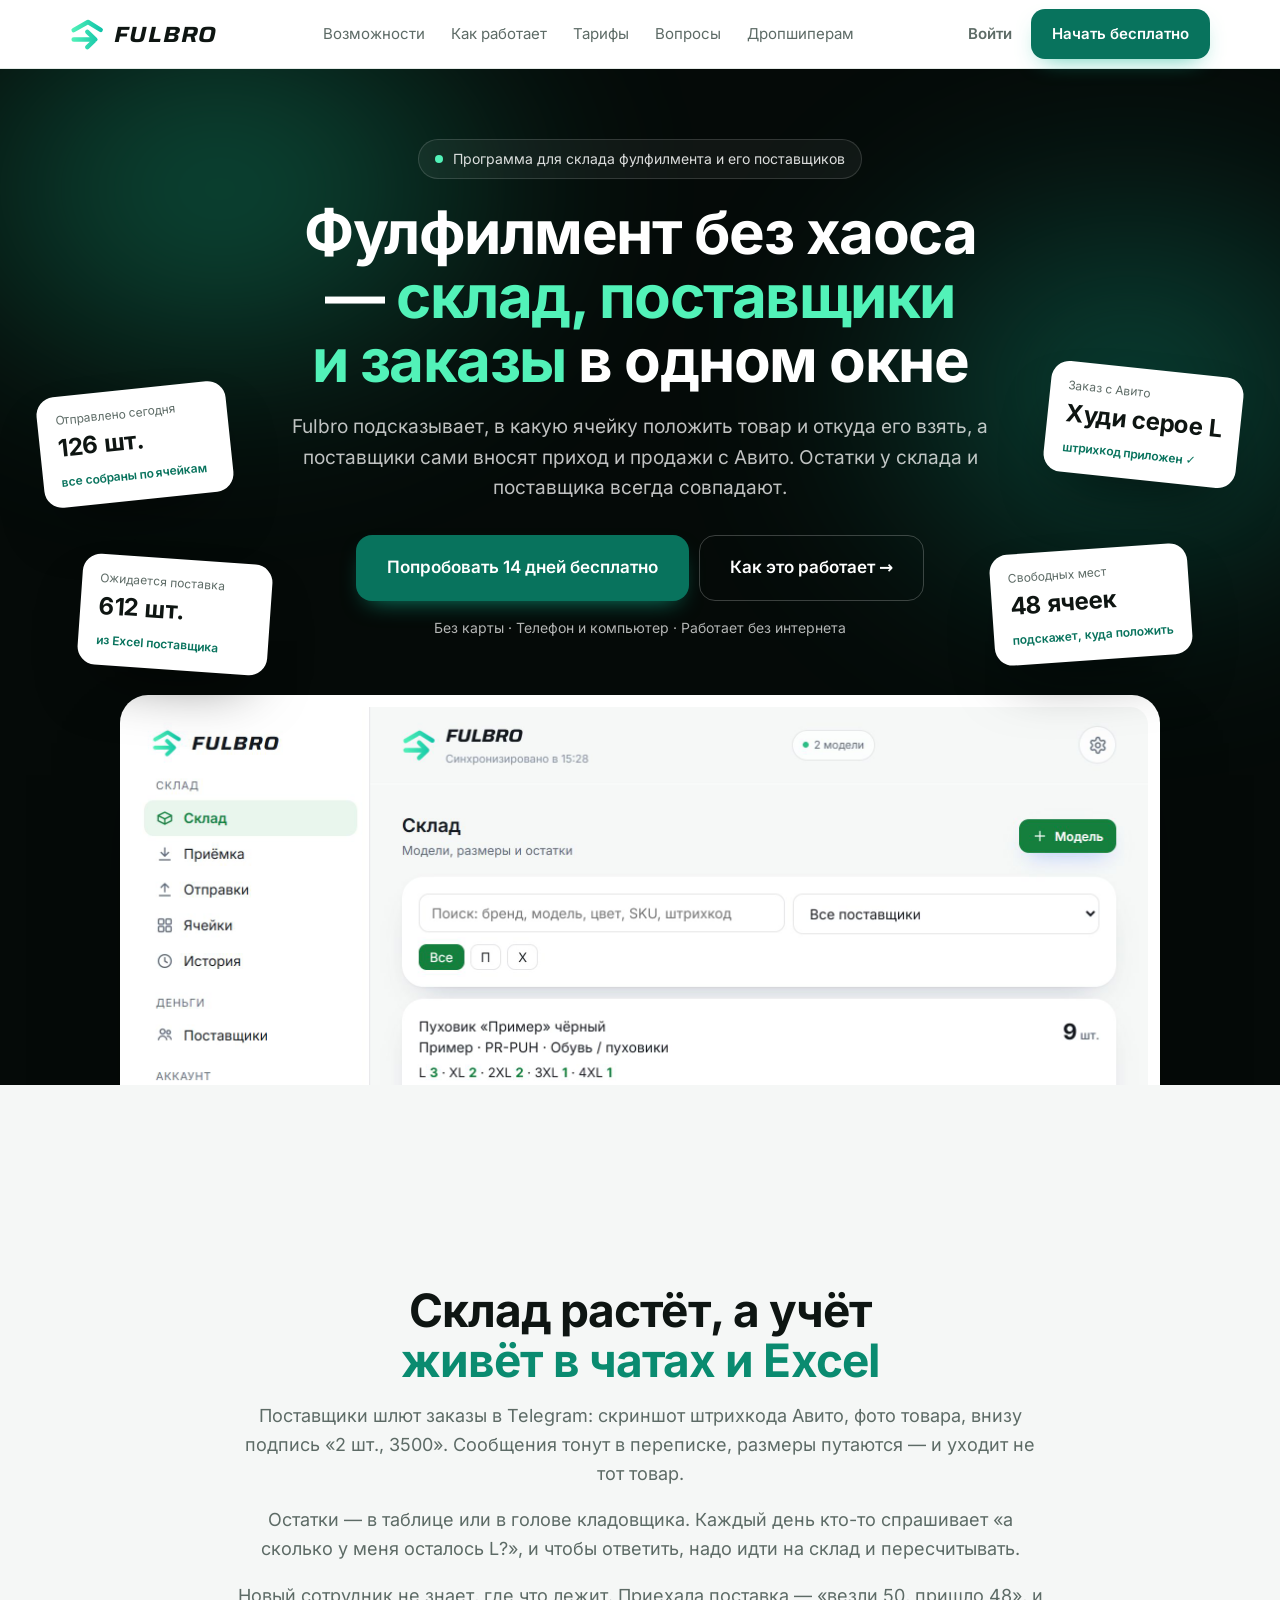
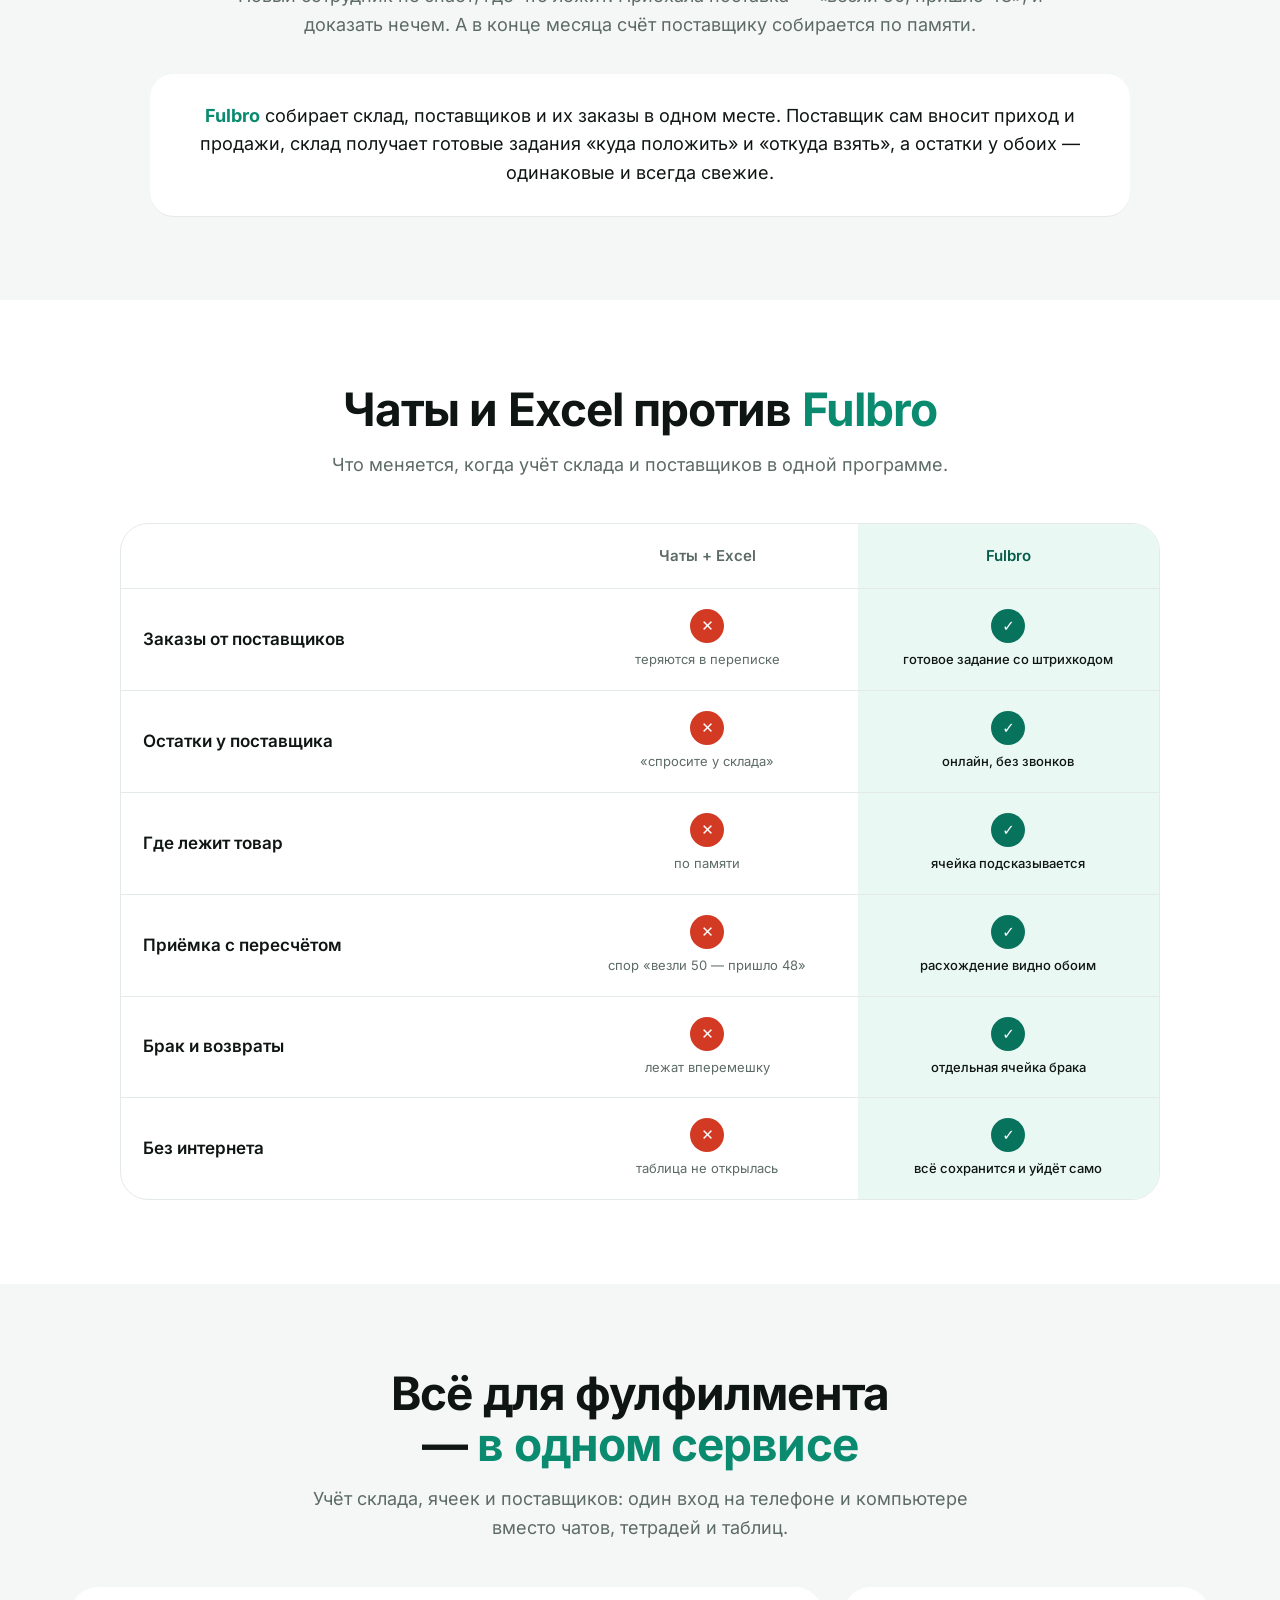
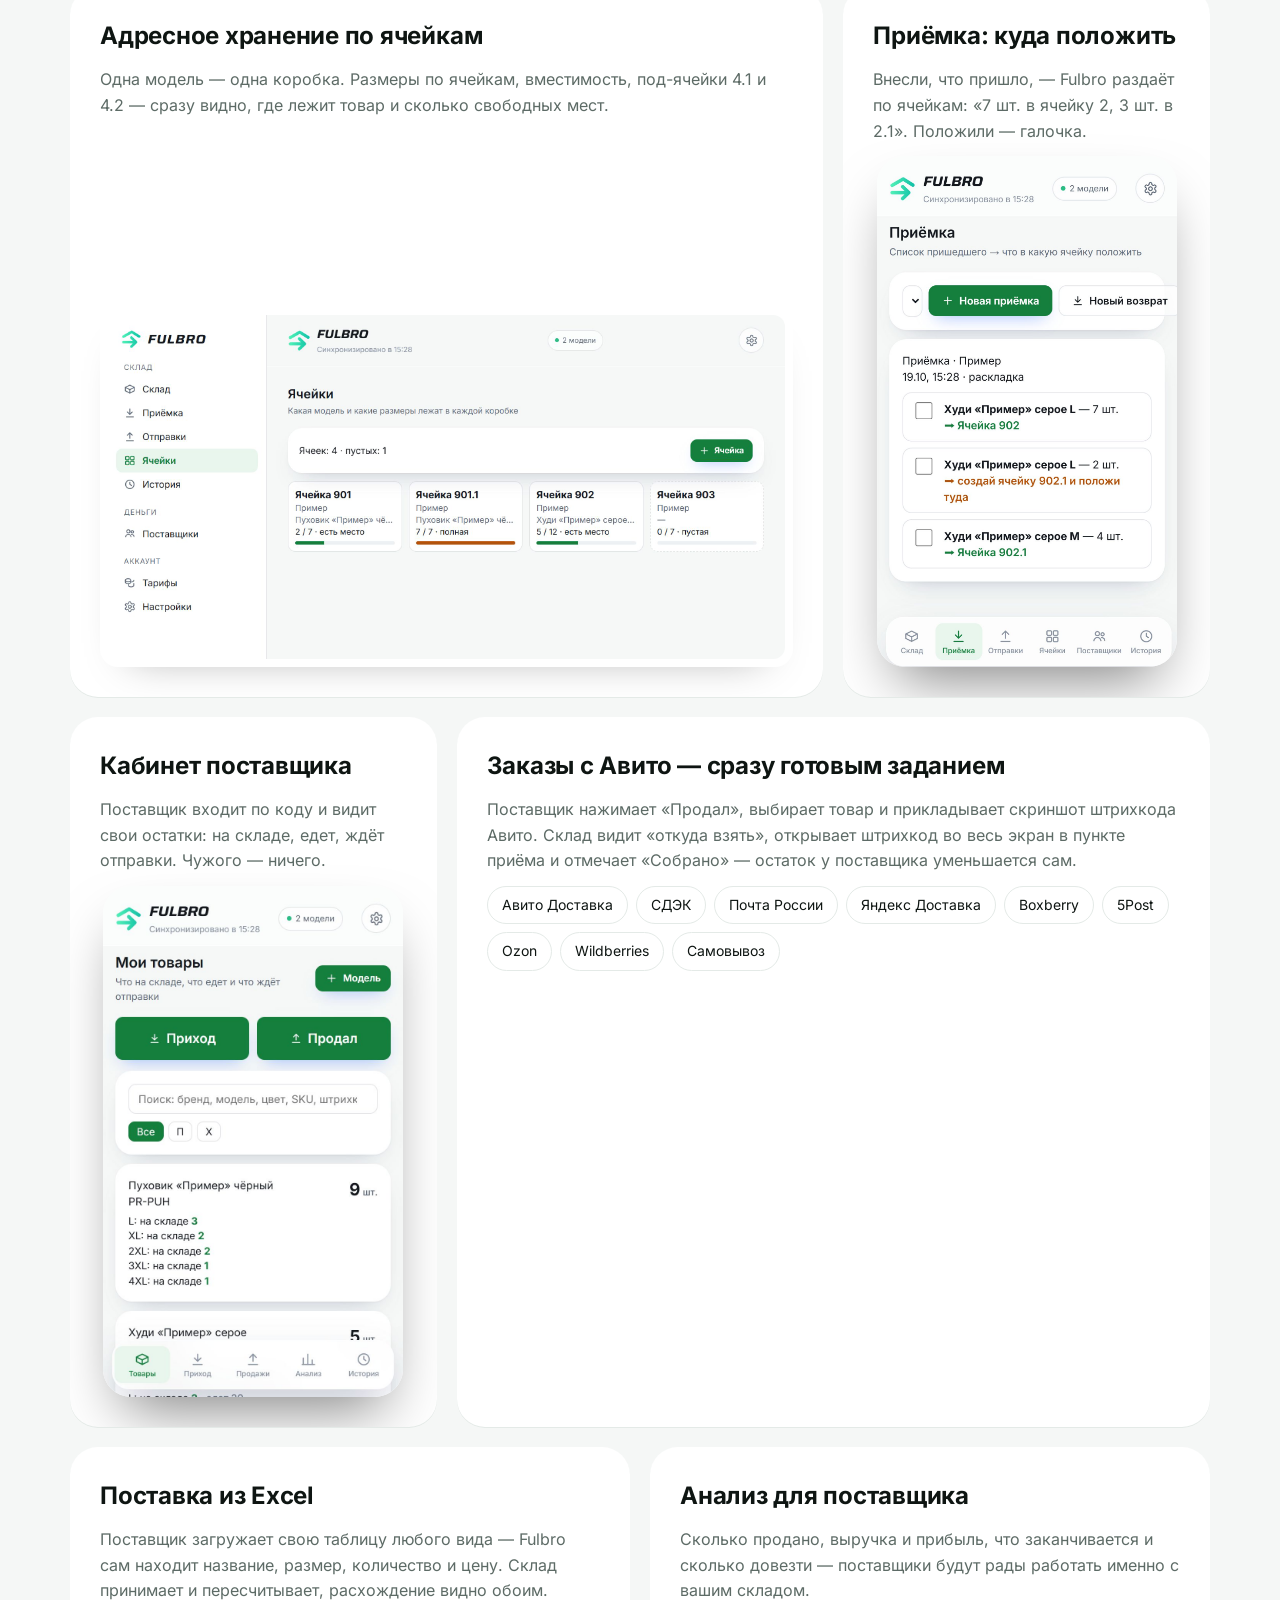
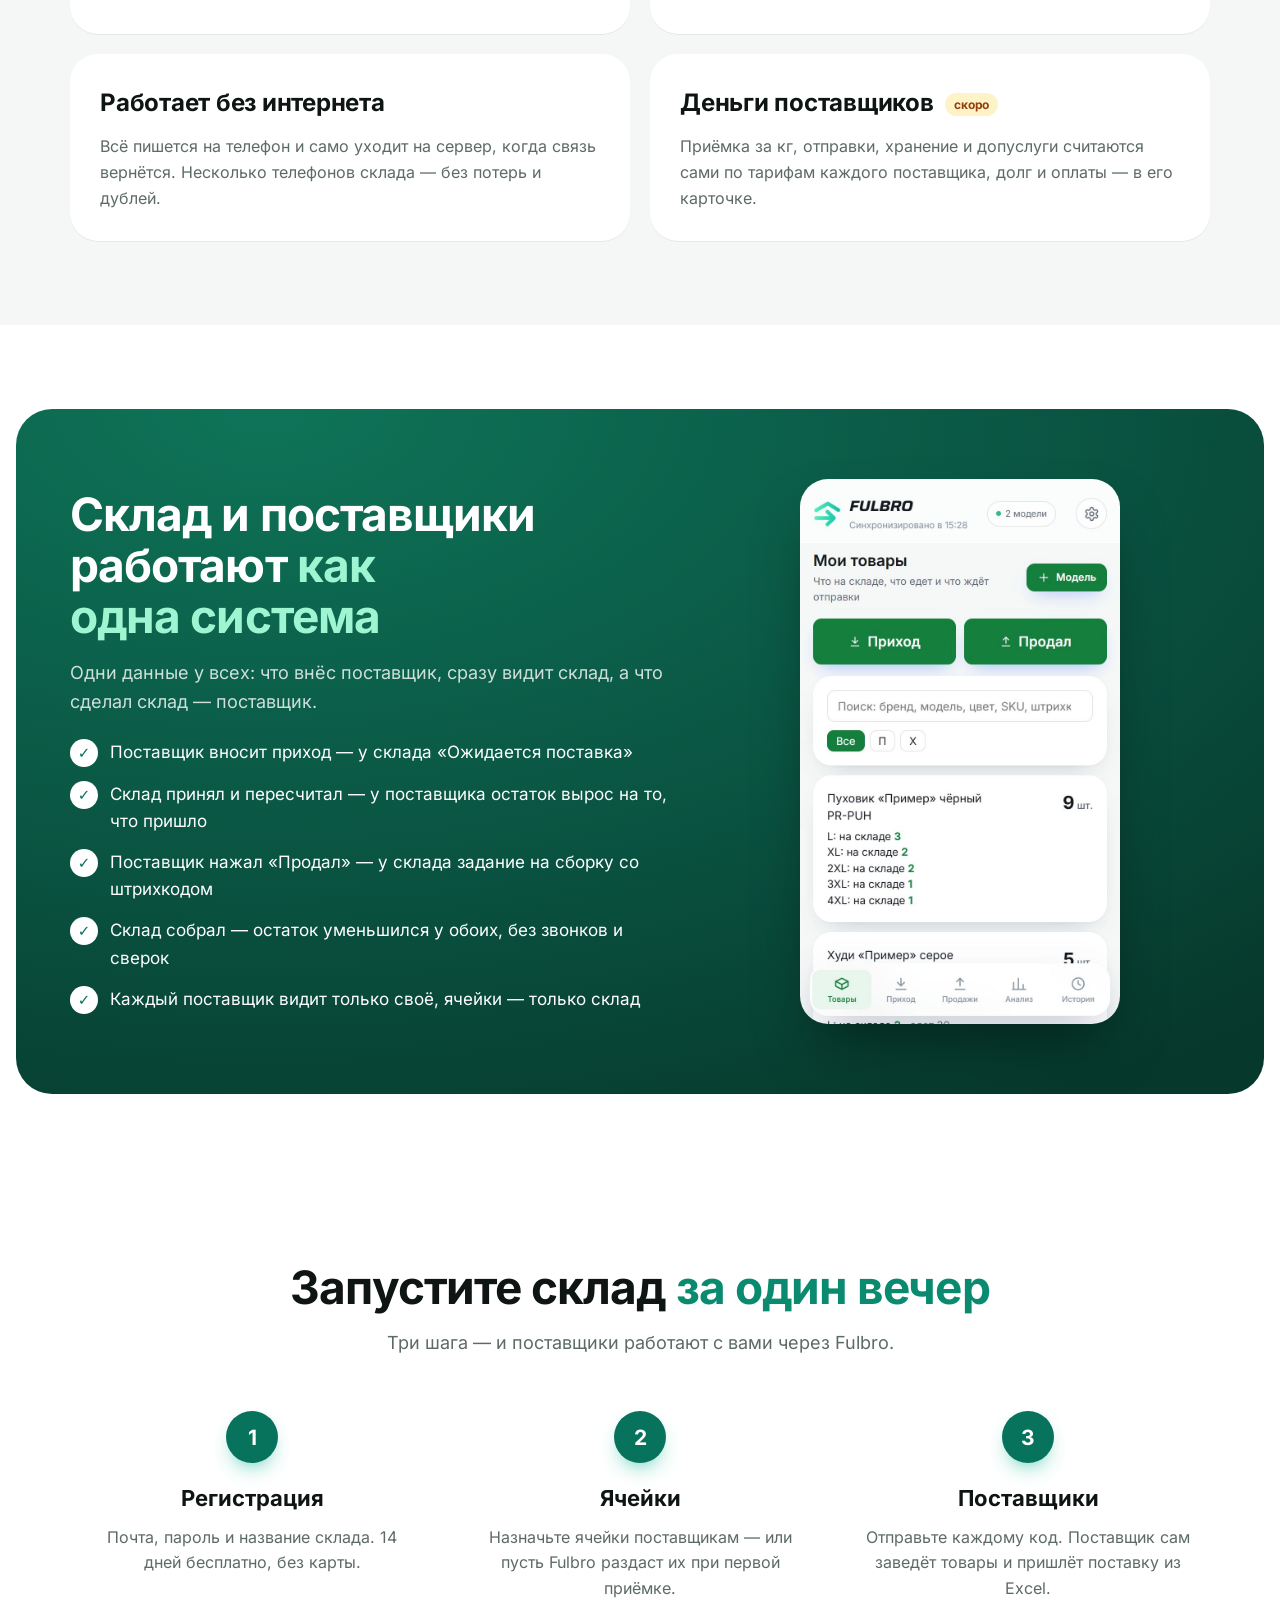
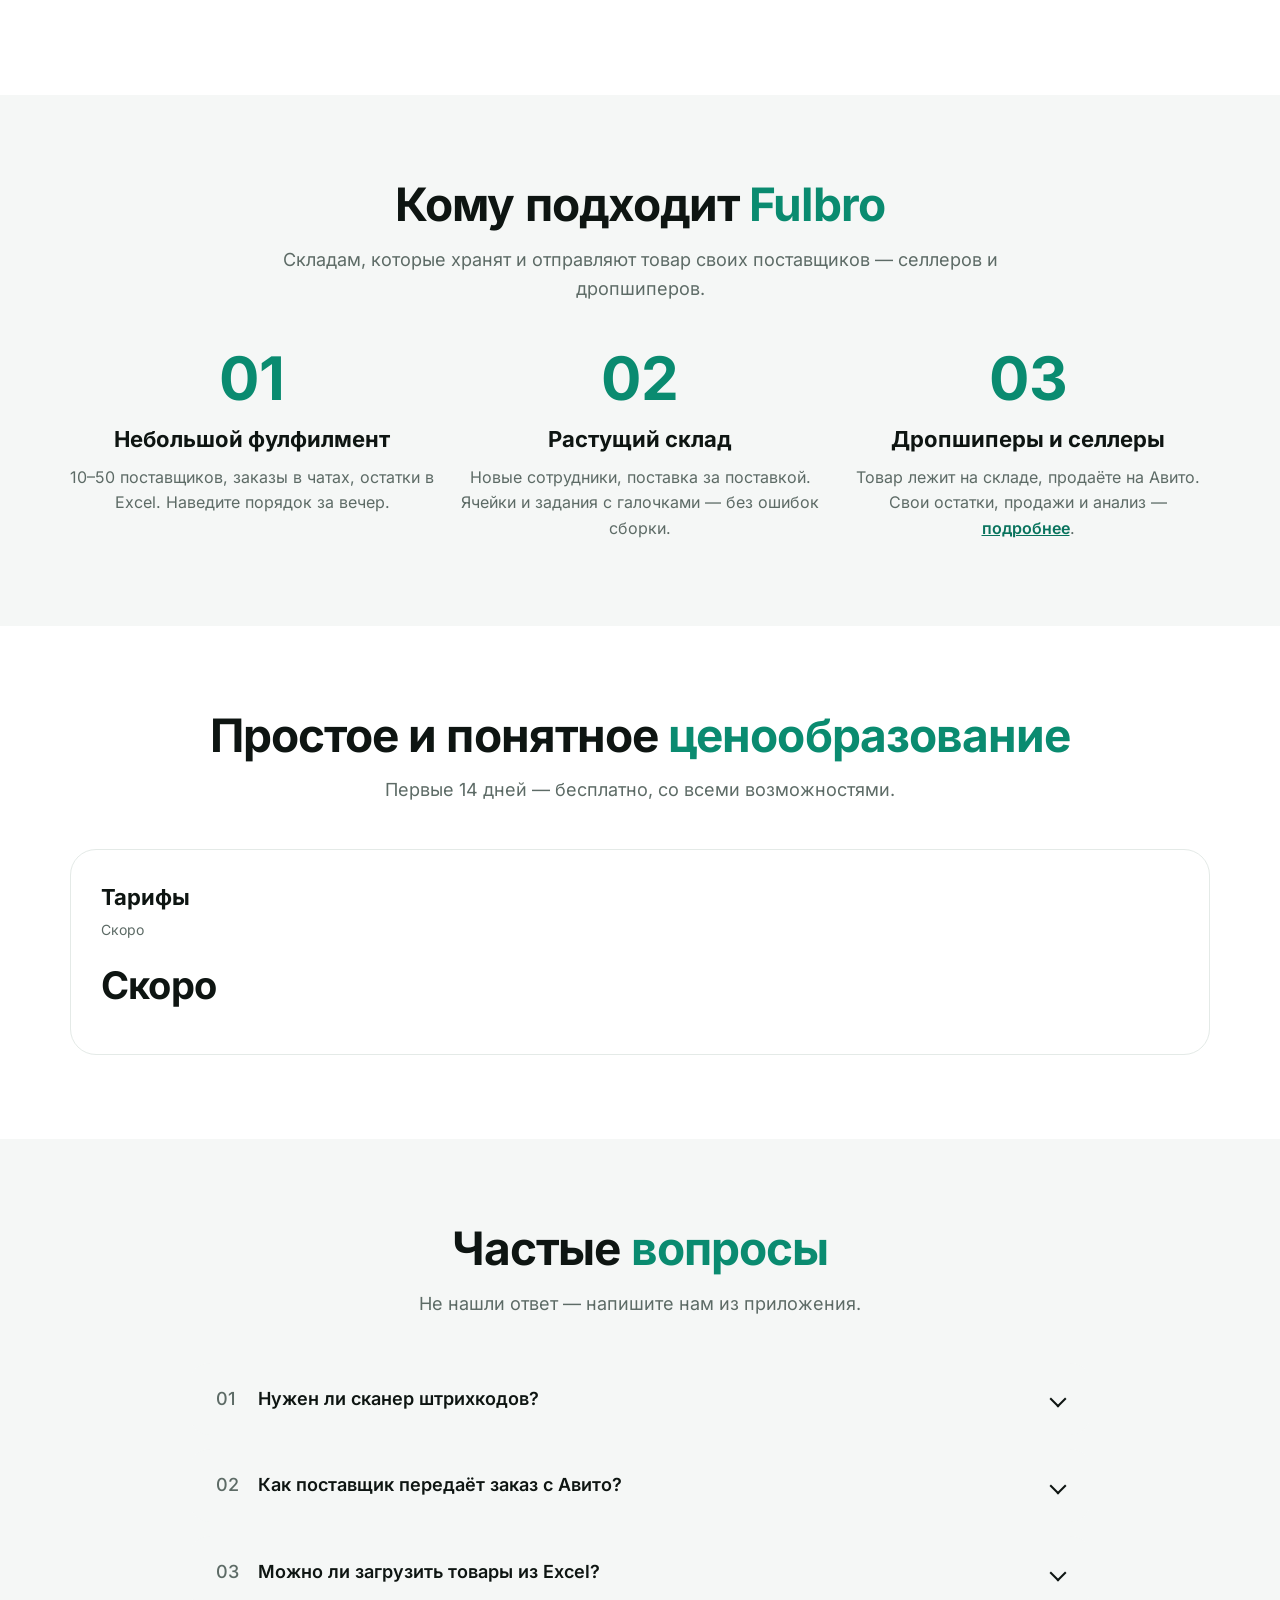
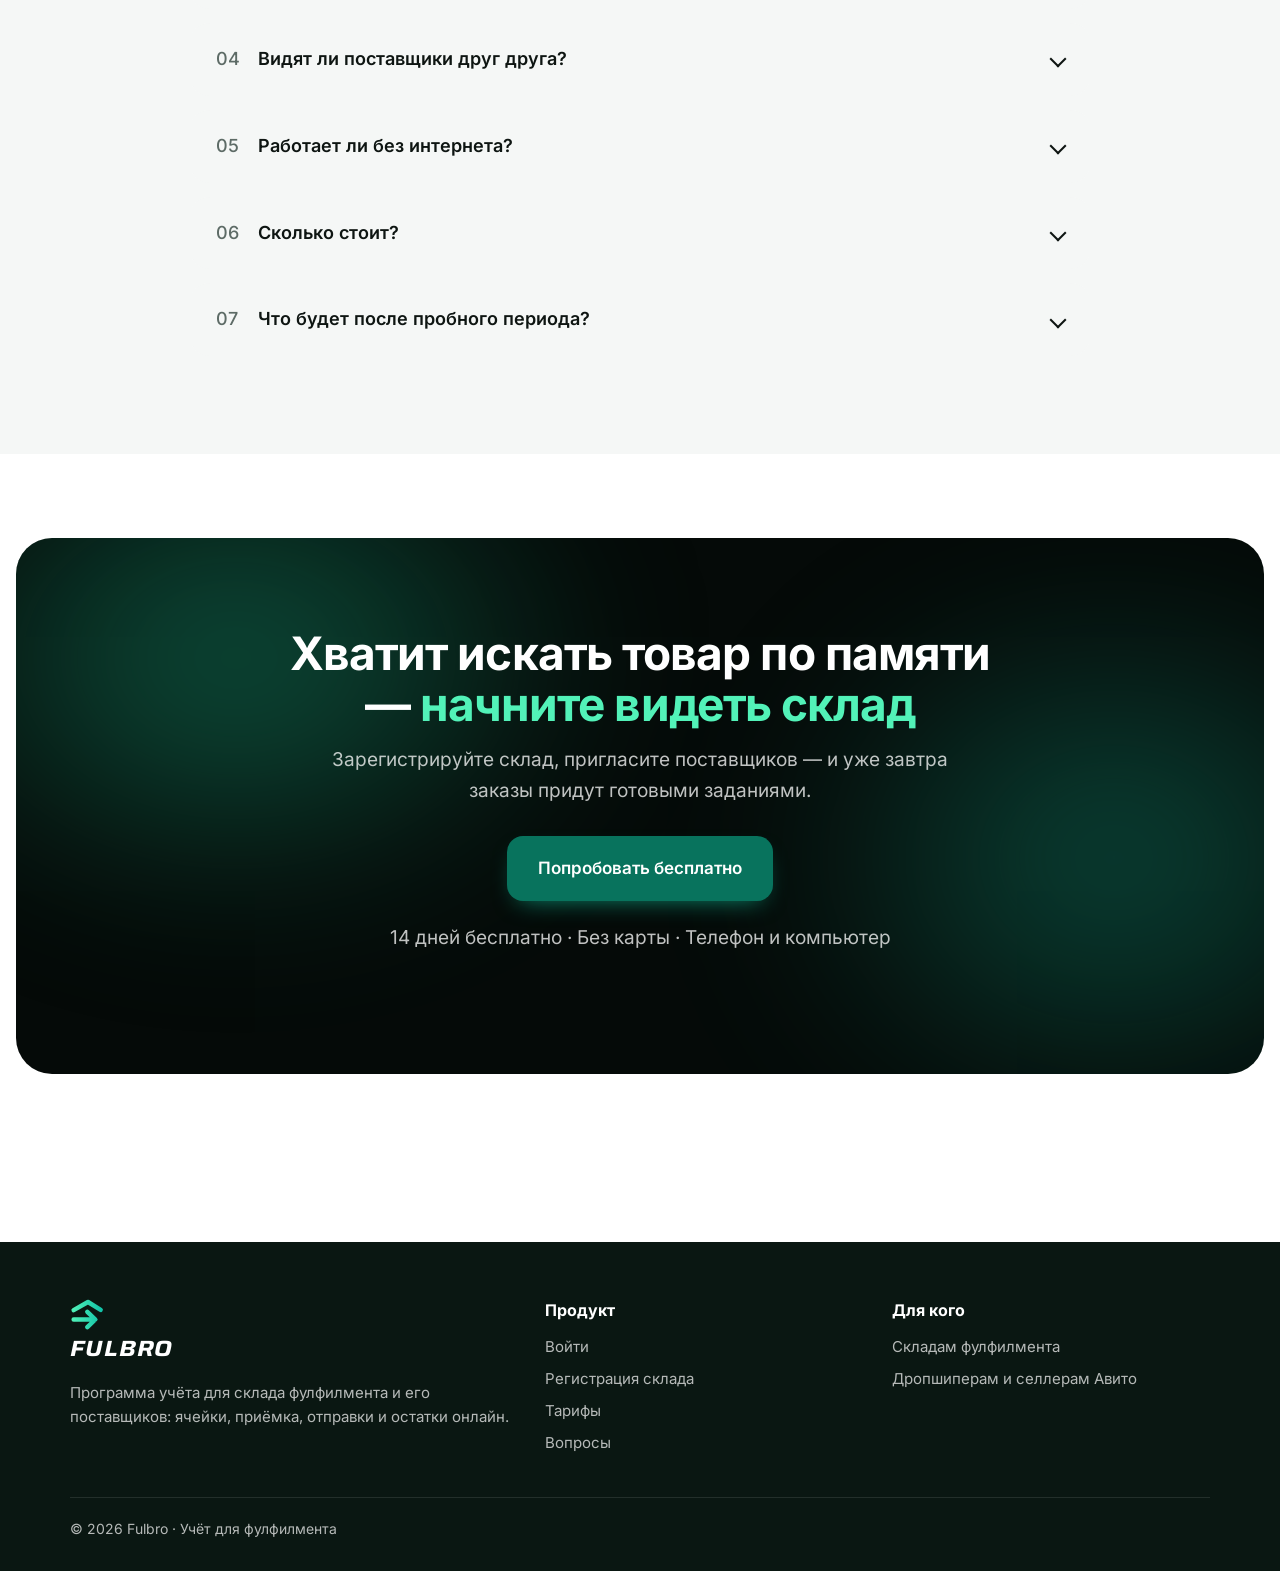
<file: index.html>
<!DOCTYPE html>
<html lang="ru">
<head>
<meta charset="UTF-8">
<meta name="viewport" content="width=device-width, initial-scale=1">
<script>/* Приложение, установленное на экран «Домой» до переезда в app/, открывает корень сайта — ведём его в приложение. */
try{ if((window.matchMedia && matchMedia('(display-mode: standalone)').matches) || navigator.standalone) location.replace('app/'); }catch(e){}</script>
<title>Программа для фулфилмента: учёт склада, ячеек и поставщиков — Fulbro</title>
<meta name="description" content="Fulbro — программа для склада фулфилмента: адресное хранение, приёмка и отправки по ячейкам, кабинет поставщика с остатками онлайн. 14 дней бесплатно.">
<meta name="robots" content="index, follow, max-image-preview:large">
<link rel="canonical" href="https://maxkrew.github.io/">
<meta property="og:type" content="website">
<meta property="og:locale" content="ru_RU">
<meta property="og:site_name" content="Fulbro">
<meta property="og:title" content="Fulbro — программа для фулфилмента">
<meta property="og:description" content="Склад, поставщики и заказы в одном окне: ячейки, приёмка, отправки и кабинет поставщика. Работает на телефоне и компьютере.">
<meta property="og:url" content="https://maxkrew.github.io/">
<meta property="og:image" content="https://maxkrew.github.io/img/og.jpg">
<meta property="og:image:width" content="1200">
<meta property="og:image:height" content="630">
<meta name="twitter:card" content="summary_large_image">
<meta name="theme-color" content="#050A08">
<link rel="icon" href="favicon.ico" sizes="any">
<link rel="icon" href="app/logo-mark.svg" type="image/svg+xml">
<link rel="apple-touch-icon" href="app/apple-touch-icon.png">
<link rel="preload" href="app/fonts/Saira-700i-wide-latin.woff2" as="font" type="font/woff2" crossorigin>
<link rel="stylesheet" href="app/fonts/fonts.css">
<link rel="stylesheet" href="site.css">
<script type="application/ld+json">
{"@context":"https://schema.org","@graph":[
 {"@type":"Organization","@id":"https://maxkrew.github.io/#org","name":"Fulbro","url":"https://maxkrew.github.io/","logo":"https://maxkrew.github.io/app/icon-512.png"},
 {"@type":"WebSite","@id":"https://maxkrew.github.io/#site","name":"Fulbro","url":"https://maxkrew.github.io/","inLanguage":"ru","publisher":{"@id":"https://maxkrew.github.io/#org"}},
 {"@type":"SoftwareApplication","name":"Fulbro","applicationCategory":"BusinessApplication","applicationSubCategory":"WMS для фулфилмента",
  "operatingSystem":"Web, Android, iOS","inLanguage":"ru","url":"https://maxkrew.github.io/","image":"https://maxkrew.github.io/img/screen-stock.jpg",
  "description":"Программа учёта для склада фулфилмента: адресное хранение по ячейкам, приёмка и отправки, кабинет поставщика с остатками онлайн.",
  "featureList":["Адресное хранение по ячейкам","Приёмка с подсказкой, куда положить","Отправки с подсказкой, откуда взять","Кабинет поставщика (дропшипера) с остатками","Заказы поставщика со скриншотом штрихкода Авито","Загрузка поставки из Excel","Работа без интернета"],
  "offers":{"@type":"Offer","price":"0","priceCurrency":"RUB","description":"14 дней бесплатно"},"publisher":{"@id":"https://maxkrew.github.io/#org"}}]}
</script>
<script type="application/ld+json">
{"@context":"https://schema.org","@type":"FAQPage","mainEntity":[
 {"@type":"Question","name":"Нужен ли сканер штрихкодов?","acceptedAnswer":{"@type":"Answer","text":"Нет. Приёмка и отправка работают галочками. Если сканер есть — подойдёт обычный сканер-пистолет или камера телефона."}},
 {"@type":"Question","name":"Как поставщик передаёт заказ с Авито?","acceptedAnswer":{"@type":"Answer","text":"Нажимает «Продал», выбирает товар и размер и прикладывает скриншот штрихкода Авито. Склад получает готовое задание на сборку и открывает штрихкод во весь экран в пункте приёма."}},
 {"@type":"Question","name":"Можно ли загрузить товары из Excel?","acceptedAnswer":{"@type":"Answer","text":"Да. Поставщик загружает свою таблицу любого вида — приложение само находит название, размер, количество и цену, а он проверяет и отправляет поставку на склад."}},
 {"@type":"Question","name":"Видят ли поставщики друг друга?","acceptedAnswer":{"@type":"Answer","text":"Нет. Каждый поставщик видит только свои товары и остатки — без номеров ячеек и чужих данных. Его цены закупки и продажи не видит даже склад."}},
 {"@type":"Question","name":"Работает ли без интернета?","acceptedAnswer":{"@type":"Answer","text":"Да. Всё сохраняется на телефоне и само уходит на сервер, когда связь вернётся."}},
 {"@type":"Question","name":"Сколько стоит?","acceptedAnswer":{"@type":"Answer","text":"Первые 14 дней бесплатно и без карты. Тарифы — на этой странице."}},
 {"@type":"Question","name":"Что будет после пробного периода?","acceptedAnswer":{"@type":"Answer","text":"Данные сохраняются. Без оплаты склад работает в режиме просмотра, после оплаты — снова как обычно."}}]}
</script>
</head>
<body>
<header><div class="wrap nav">
  <a class="logo" href="./" aria-label="Fulbro — на главную"><img src="app/logo-mark.svg" alt="" width="34" height="33">FULBRO</a>
  <nav class="links" aria-label="Разделы"><a href="#features">Возможности</a><a href="#how">Как работает</a><a href="#tariffs">Тарифы</a><a href="#faq">Вопросы</a><a href="dropshipping/">Дропшиперам</a></nav>
  <div class="btns"><a class="btn l" href="app/">Войти</a><a class="btn p" href="app/#register">Начать бесплатно</a></div>
</div></header>

<main>
<div class="dark glow">
  <div class="hero"><div class="wrap">
    <div class="float f1"><small>Отправлено сегодня</small><b>126 шт.</b><span>все собраны по ячейкам</span></div>
    <div class="float f2"><small>Ожидается поставка</small><b>612 шт.</b><span>из Excel поставщика</span></div>
    <div class="float f3"><small>Заказ с Авито</small><b>Худи серое L</b><span>штрихкод приложен ✓</span></div>
    <div class="float f4"><small>Свободных мест</small><b>48 ячеек</b><span>подскажет, куда положить</span></div>
    <span class="pill"><i></i>Программа для склада фулфилмента и его поставщиков</span>
    <h1>Фулфилмент без хаоса — <em>склад, поставщики и заказы</em> в одном окне</h1>
    <p class="lead">Fulbro подсказывает, в какую ячейку положить товар и откуда его взять, а поставщики сами вносят приход и продажи с Авито. Остатки у склада и поставщика всегда совпадают.</p>
    <div class="btns"><a class="btn p big" href="app/#register">Попробовать 14 дней бесплатно</a><a class="btn o big hide-s" href="#how">Как это работает →</a></div>
    <p class="note">Без карты · Телефон и компьютер · Работает без интернета</p>
    <div class="device"><img src="img/screen-stock.jpg" width="2048" height="1040" alt="Программа для фулфилмента Fulbro: модели, размеры, остатки и ячейки склада" fetchpriority="high"></div>
  </div></div>
</div>

<section class="alt pain after-device"><div class="wrap">
  <h2>Склад растёт, а учёт <em>живёт в чатах и Excel</em></h2>
  <p>Поставщики шлют заказы в Telegram: скриншот штрихкода Авито, фото товара, внизу подпись «2 шт., 3500». Сообщения тонут в переписке, размеры путаются — и уходит не тот товар.</p>
  <p>Остатки — в таблице или в голове кладовщика. Каждый день кто-то спрашивает «а сколько у меня осталось L?», и чтобы ответить, надо идти на склад и пересчитывать.</p>
  <p>Новый сотрудник не знает, где что лежит. Приехала поставка — «везли 50, пришло 48», и доказать нечем. А в конце месяца счёт поставщику собирается по памяти.</p>
  <div class="box"><b>Fulbro</b> собирает склад, поставщиков и их заказы в одном месте. Поставщик сам вносит приход и продажи, склад получает готовые задания «куда положить» и «откуда взять», а остатки у обоих — одинаковые и всегда свежие.</div>
</div></section>

<section><div class="wrap">
  <h2>Чаты и Excel против <em>Fulbro</em></h2>
  <p class="sub">Что меняется, когда учёт склада и поставщиков в одной программе.</p>
  <div class="cmp"><table>
    <thead><tr><th scope="col"></th><th scope="col">Чаты + Excel</th><th scope="col" class="us">Fulbro</th></tr></thead>
    <tbody>
      <tr><td>Заказы от поставщиков</td><td><span class="no">✕</span><small>теряются в переписке</small></td><td class="us"><span class="yes">✓</span><small>готовое задание со штрихкодом</small></td></tr>
      <tr><td>Остатки у поставщика</td><td><span class="no">✕</span><small>«спросите у склада»</small></td><td class="us"><span class="yes">✓</span><small>онлайн, без звонков</small></td></tr>
      <tr><td>Где лежит товар</td><td><span class="no">✕</span><small>по памяти</small></td><td class="us"><span class="yes">✓</span><small>ячейка подсказывается</small></td></tr>
      <tr><td>Приёмка с пересчётом</td><td><span class="no">✕</span><small>спор «везли 50 — пришло 48»</small></td><td class="us"><span class="yes">✓</span><small>расхождение видно обоим</small></td></tr>
      <tr><td>Брак и возвраты</td><td><span class="no">✕</span><small>лежат вперемешку</small></td><td class="us"><span class="yes">✓</span><small>отдельная ячейка брака</small></td></tr>
      <tr><td>Без интернета</td><td><span class="no">✕</span><small>таблица не открылась</small></td><td class="us"><span class="yes">✓</span><small>всё сохранится и уйдёт само</small></td></tr>
    </tbody>
  </table></div>
</div></section>

<section class="alt" id="features"><div class="wrap">
  <h2>Всё для фулфилмента — <em>в одном сервисе</em></h2>
  <p class="sub">Учёт склада, ячеек и поставщиков: один вход на телефоне и компьютере вместо чатов, тетрадей и таблиц.</p>
  <div class="bento">
    <div class="tile w4"><h3>Адресное хранение по ячейкам</h3><p>Одна модель — одна коробка. Размеры по ячейкам, вместимость, под-ячейки 4.1 и 4.2 — сразу видно, где лежит товар и сколько свободных мест.</p>
      <div class="shot"><img src="img/screen-cells.jpg" width="2048" height="1040" alt="Адресное хранение на складе фулфилмента: ячейки, модели и заполненность" loading="lazy"></div></div>
    <div class="tile w2"><h3>Приёмка: куда положить</h3><p>Внесли, что пришло, — Fulbro раздаёт по ячейкам: «7 шт. в ячейку 2, 3 шт. в 2.1». Положили — галочка.</p>
      <div class="phone"><img src="img/screen-receipt.jpg" width="390" height="844" alt="Приёмка товара на телефоне: задания по ячейкам с галочками" loading="lazy"></div></div>
    <div class="tile w2"><h3>Кабинет поставщика</h3><p>Поставщик входит по коду и видит свои остатки: на складе, едет, ждёт отправки. Чужого — ничего.</p>
      <div class="phone"><img src="img/screen-supplier.jpg" width="780" height="1328" alt="Кабинет поставщика (дропшипера): остатки на складе фулфилмента" loading="lazy"></div></div>
    <div class="tile w4"><h3>Заказы с Авито — сразу готовым заданием</h3><p>Поставщик нажимает «Продал», выбирает товар и прикладывает скриншот штрихкода Авито. Склад видит «откуда взять», открывает штрихкод во весь экран в пункте приёма и отмечает «Собрано» — остаток у поставщика уменьшается сам.</p>
      <div class="chips"><span>Авито Доставка</span><span>СДЭК</span><span>Почта России</span><span>Яндекс Доставка</span><span>Boxberry</span><span>5Post</span><span>Ozon</span><span>Wildberries</span><span>Самовывоз</span></div></div>
    <div class="tile w3"><h3>Поставка из Excel</h3><p>Поставщик загружает свою таблицу любого вида — Fulbro сам находит название, размер, количество и цену. Склад принимает и пересчитывает, расхождение видно обоим.</p></div>
    <div class="tile w3"><h3>Анализ для поставщика</h3><p>Сколько продано, выручка и прибыль, что заканчивается и сколько довезти — поставщики будут рады работать именно с вашим складом.</p></div>
    <div class="tile w3"><h3>Работает без интернета</h3><p>Всё пишется на телефон и само уходит на сервер, когда связь вернётся. Несколько телефонов склада — без потерь и дублей.</p></div>
    <div class="tile w3"><h3>Деньги поставщиков <span class="soon">скоро</span></h3><p>Приёмка за кг, отправки, хранение и допуслуги считаются сами по тарифам каждого поставщика, долг и оплаты — в его карточке.</p></div>
  </div>
</div></section>

<section id="how"><div class="green">
  <div class="wrap">
    <div>
      <h2>Склад и поставщики работают <em>как одна система</em></h2>
      <p>Одни данные у всех: что внёс поставщик, сразу видит склад, а что сделал склад — поставщик.</p>
      <ul class="checks">
        <li>Поставщик вносит приход — у склада «Ожидается поставка»</li>
        <li>Склад принял и пересчитал — у поставщика остаток вырос на то, что пришло</li>
        <li>Поставщик нажал «Продал» — у склада задание на сборку со штрихкодом</li>
        <li>Склад собрал — остаток уменьшился у обоих, без звонков и сверок</li>
        <li>Каждый поставщик видит только своё, ячейки — только склад</li>
      </ul>
    </div>
    <div class="phone"><img src="img/screen-supplier.jpg" width="780" height="1328" alt="Остатки поставщика на складе фулфилмента в Fulbro" loading="lazy"></div>
  </div>
</div></section>

<section><div class="wrap">
  <h2>Запустите склад <em>за один вечер</em></h2>
  <p class="sub">Три шага — и поставщики работают с вами через Fulbro.</p>
  <div class="steps">
    <div class="step"><div class="step-num">1</div><h3>Регистрация</h3><p>Почта, пароль и название склада. 14 дней бесплатно, без карты.</p></div>
    <div class="step"><div class="step-num">2</div><h3>Ячейки</h3><p>Назначьте ячейки поставщикам — или пусть Fulbro раздаст их при первой приёмке.</p></div>
    <div class="step"><div class="step-num">3</div><h3>Поставщики</h3><p>Отправьте каждому код. Поставщик сам заведёт товары и пришлёт поставку из Excel.</p></div>
  </div>
</div></section>

<section class="alt"><div class="wrap">
  <h2>Кому подходит <em>Fulbro</em></h2>
  <p class="sub">Складам, которые хранят и отправляют товар своих поставщиков — селлеров и дропшиперов.</p>
  <div class="who">
    <div><div class="n">01</div><h3>Небольшой фулфилмент</h3><p>10–50 поставщиков, заказы в чатах, остатки в Excel. Наведите порядок за вечер.</p></div>
    <div><div class="n">02</div><h3>Растущий склад</h3><p>Новые сотрудники, поставка за поставкой. Ячейки и задания с галочками — без ошибок сборки.</p></div>
    <div><div class="n">03</div><h3>Дропшиперы и селлеры</h3><p>Товар лежит на складе, продаёте на Авито. Свои остатки, продажи и анализ — <a href="dropshipping/">подробнее</a>.</p></div>
  </div>
</div></section>

<section id="tariffs"><div class="wrap">
  <h2>Простое и понятное <em>ценообразование</em></h2>
  <p class="sub">Первые 14 дней — бесплатно, со всеми возможностями.</p>
  <div class="tariffs" id="tariffList">
    <div class="tariff"><div class="name">Тарифы</div><div class="cond">Скоро</div><div class="price">Скоро</div></div>
  </div>
</div></section>

<section class="alt" id="faq"><div class="wrap">
  <h2>Частые <em>вопросы</em></h2>
  <p class="sub">Не нашли ответ — напишите нам из приложения.</p>
  <div class="faq">
    <details><summary><span class="q">01</span>Нужен ли сканер штрихкодов?</summary><p>Нет. Приёмка и отправка работают галочками. Если сканер есть — подойдёт обычный сканер-пистолет или камера телефона.</p></details>
    <details><summary><span class="q">02</span>Как поставщик передаёт заказ с Авито?</summary><p>Нажимает «Продал», выбирает товар и размер и прикладывает скриншот штрихкода Авито. Склад получает готовое задание на сборку и открывает штрихкод во весь экран в пункте приёма.</p></details>
    <details><summary><span class="q">03</span>Можно ли загрузить товары из Excel?</summary><p>Да. Поставщик загружает свою таблицу любого вида — приложение само находит название, размер, количество и цену, а он проверяет и отправляет поставку на склад.</p></details>
    <details><summary><span class="q">04</span>Видят ли поставщики друг друга?</summary><p>Нет. Каждый поставщик видит только свои товары и остатки — без номеров ячеек и чужих данных. Его цены закупки и продажи не видит даже склад.</p></details>
    <details><summary><span class="q">05</span>Работает ли без интернета?</summary><p>Да. Всё сохраняется на телефоне и само уходит на сервер, когда связь вернётся.</p></details>
    <details><summary><span class="q">06</span>Сколько стоит?</summary><p>Первые 14 дней бесплатно и без карты. Тарифы — выше на этой странице.</p></details>
    <details><summary><span class="q">07</span>Что будет после пробного периода?</summary><p>Данные сохраняются. Без оплаты склад работает в режиме просмотра, после оплаты — снова как обычно.</p></details>
  </div>
</div></section>

<section><div class="cta glow">
  <h2>Хватит искать товар по памяти — <em>начните видеть склад</em></h2>
  <p>Зарегистрируйте склад, пригласите поставщиков — и уже завтра заказы придут готовыми заданиями.</p>
  <a class="btn p big" href="app/#register">Попробовать бесплатно</a>
  <p class="note">14 дней бесплатно · Без карты · Телефон и компьютер</p>
</div></section>
</main>

<footer><div class="wrap">
  <div class="foot">
    <div><a class="logo" href="./"><img src="app/logo-mark.svg" alt="" width="34" height="33">FULBRO</a><p>Программа учёта для склада фулфилмента и его поставщиков: ячейки, приёмка, отправки и остатки онлайн.</p></div>
    <div><h4>Продукт</h4><a href="app/">Войти</a><a href="app/#register">Регистрация склада</a><a href="#tariffs">Тарифы</a><a href="#faq">Вопросы</a></div>
    <div><h4>Для кого</h4><a href="./">Складам фулфилмента</a><a href="dropshipping/">Дропшиперам и селлерам Авито</a></div>
  </div>
  <div class="copy">© 2026 Fulbro · Учёт для фулфилмента</div>
</div></footer>

<script src="app/sync-config.js"></script>
<script>
/* Старая версия приложения жила в корне сайта — снимаем её service worker, чтобы он не
   подменял эту страницу. */
if('serviceWorker' in navigator){
  navigator.serviceWorker.getRegistrations().then(rs=> rs.forEach(r=>{ if(new URL(r.scope).pathname === '/') r.unregister(); })).catch(()=>{});
}
/* Тарифы — с сервера (их меняет владелец сервиса); пустая цена — «Скоро». */
(function(){
  var C = window.SYNC_CONFIG || {}, box = document.getElementById('tariffList');
  if(!C.url || !C.key || !box) return;
  var esc = function(s){ return String(s == null ? '' : s).replace(/[&<>"']/g, function(c){ return {'&':'&amp;','<':'&lt;','>':'&gt;','"':'&quot;',"'":'&#39;'}[c]; }); };
  fetch(C.url + '/rest/v1/service_settings?key=eq.tariffs&select=value', {headers:{apikey:C.key, Authorization:'Bearer ' + C.key}})
    .then(function(r){ return r.ok ? r.json() : []; })
    .then(function(rows){
      var list = (rows && rows[0] && rows[0].value) || [];
      if(!Array.isArray(list) || !list.length) list = [{name:'Старт'}, {name:'Рост'}, {name:'Про'}, {name:'Бизнес'}];
      box.innerHTML = list.slice(0, 8).map(function(t, i){
        t = (t && typeof t === 'object') ? t : {};
        var p = String(t.price || '').trim(), n = Number(p);
        return '<div class="tariff"><div class="name">' + esc(t.name || 'Тариф') + '</div><div class="cond">' + esc(t.condition || '') + '</div>' +
          '<div class="price">' + (p ? esc(n ? n.toLocaleString('ru-RU') : p) + ' <span>₽/мес</span>' : 'Скоро') + '</div>' +
          '<div class="feat">' + esc(t.features || '') + '</div><a class="btn ' + (i === 1 ? 'p' : 'o') + '" href="app/#register">Попробовать бесплатно</a></div>';
      }).join('');
    }).catch(function(){});
})();
</script>
</body>
</html>
</file>
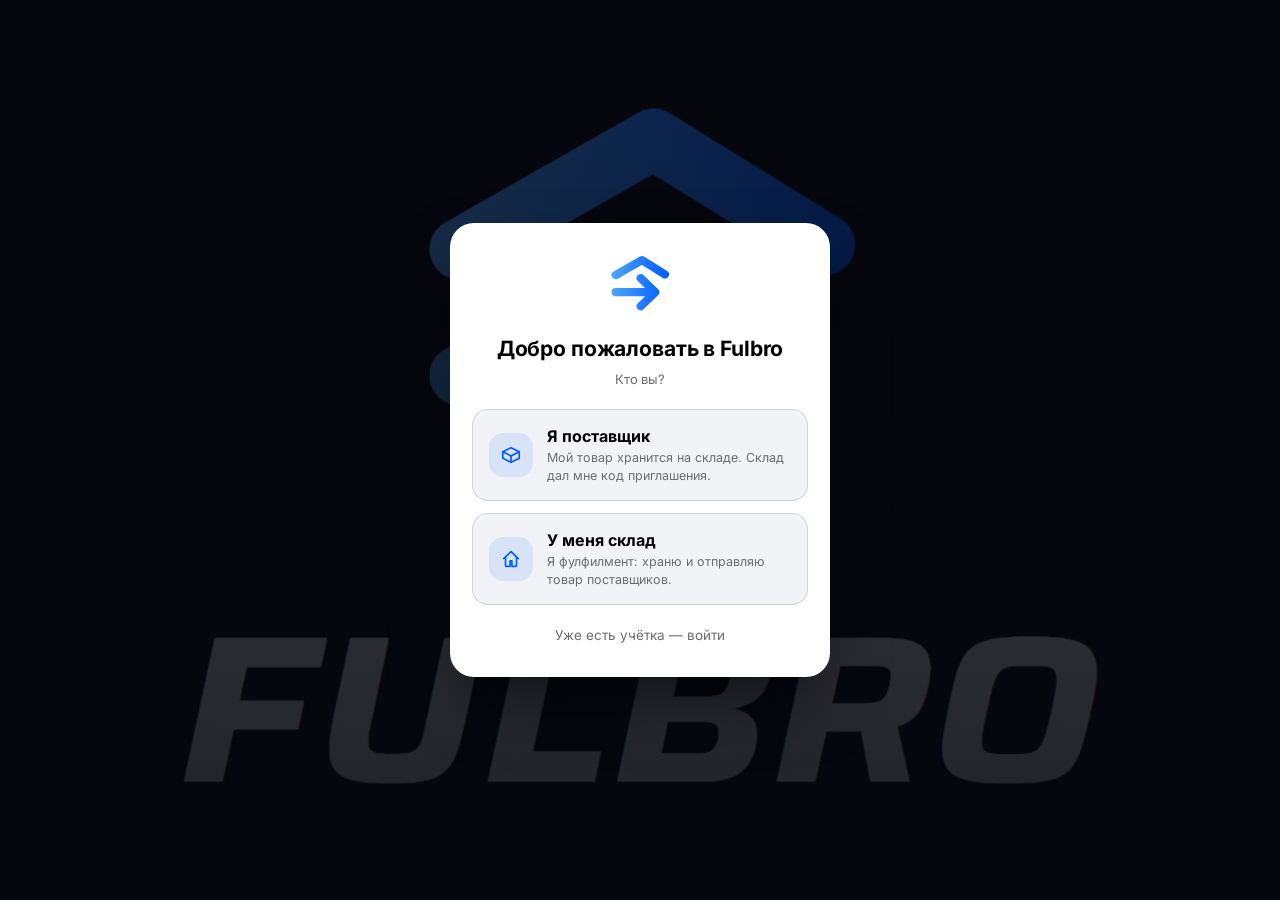
<file: app/index.html>
<!DOCTYPE html>
<html lang="ru">
<head>
<meta charset="UTF-8">
<meta name="viewport" content="width=device-width, initial-scale=1, maximum-scale=1, viewport-fit=cover">
<meta name="robots" content="noindex, nofollow">
<title>Fulbro</title>
<!-- тема, выбранная в шторке (светлая / тёмная); нет выбора — как в телефоне. До стилей, чтобы экран не мигал -->
<script>/* 21.11.2026 (владелец): по умолчанию — светлая; тёмная или «как в телефоне» — только если выбрали в шторке */try{var ffT=localStorage.getItem('ff-theme');if(ffT!=='auto')document.documentElement.setAttribute('data-theme',ffT==='dark'?'dark':'light');}catch(e){document.documentElement.setAttribute('data-theme','light');}</script>
<!-- тёмный, как заставка: системный экран запуска рисуется этим цветом,
     и светлый фон бросался в глаза перед появлением заставки -->
<meta name="theme-color" content="#050807">
<meta name="apple-mobile-web-app-capable" content="yes">
<meta name="apple-mobile-web-app-status-bar-style" content="default">
<meta name="apple-mobile-web-app-title" content="Fulbro">
<link rel="manifest" href="manifest.json">
<link rel="apple-touch-icon" href="apple-touch-icon.png">
<link rel="stylesheet" href="fonts/fonts.css">
<link rel="stylesheet" href="css/app.css?v=76">
<link rel="stylesheet" href="css/ios26.css?v=76">
</head>
<body>

<div id="splashScreen">
  <div class="splash-loader">
    <div class="spinner"></div>
    <div class="splash-loading-text">Загрузка…</div>
  </div>
</div>

<svg style="display:none">
  <symbol id="i-home" viewBox="0 0 24 24"><path d="M4 11.5 12 4l8 7.5"/><path d="M6 10v9a1 1 0 0 0 1 1h4v-6h2v6h4a1 1 0 0 0 1-1v-9"/></symbol>
  <symbol id="i-box" viewBox="0 0 24 24"><path d="M3 8.5 12 4l9 4.5-9 4.5-9-4.5Z"/><path d="M3 8.5v7L12 20l9-4.5v-7"/><path d="M12 13v7"/></symbol>
  <symbol id="i-search" viewBox="0 0 24 24"><circle cx="10.5" cy="10.5" r="6.5"/><path d="m20 20-4.3-4.3"/></symbol>
  <symbol id="i-clipboard" viewBox="0 0 24 24"><rect x="5" y="4" width="14" height="17" rx="2"/><rect x="9" y="2.5" width="6" height="3" rx="1"/><path d="M9 11h6M9 15h6"/></symbol>
  <symbol id="i-clock" viewBox="0 0 24 24"><circle cx="12" cy="12" r="8.5"/><path d="M12 7.5V12l3.2 2"/></symbol>
  <symbol id="i-chart" viewBox="0 0 24 24"><path d="M4 20V10M11 20V4M18 20v-7"/><path d="M2.5 20h19"/></symbol>
  <symbol id="i-gear" viewBox="0 0 24 24"><path d="M12.22 2h-.44a2 2 0 0 0-2 2v.18a2 2 0 0 1-1 1.73l-.43.25a2 2 0 0 1-2 0l-.15-.08a2 2 0 0 0-2.73.73l-.22.38a2 2 0 0 0 .73 2.73l.15.1a2 2 0 0 1 1 1.72v.51a2 2 0 0 1-1 1.74l-.15.09a2 2 0 0 0-.73 2.73l.22.38a2 2 0 0 0 2.73.73l.15-.08a2 2 0 0 1 2 0l.43.25a2 2 0 0 1 1 1.73V20a2 2 0 0 0 2 2h.44a2 2 0 0 0 2-2v-.18a2 2 0 0 1 1-1.73l.43-.25a2 2 0 0 1 2 0l.15.08a2 2 0 0 0 2.73-.73l.22-.39a2 2 0 0 0-.73-2.73l-.15-.08a2 2 0 0 1-1-1.74v-.5a2 2 0 0 1 1-1.74l.15-.09a2 2 0 0 0 .73-2.73l-.22-.38a2 2 0 0 0-2.73-.73l-.15.08a2 2 0 0 1-2 0l-.43-.25a2 2 0 0 1-1-1.73V4a2 2 0 0 0-2-2Z"/><circle cx="12" cy="12" r="3"/></symbol>
  <symbol id="i-camera" viewBox="0 0 24 24"><path d="M4 8h2.5l1.3-2h8.4l1.3 2H20a1 1 0 0 1 1 1v9a1 1 0 0 1-1 1H4a1 1 0 0 1-1-1V9a1 1 0 0 1 1-1Z"/><circle cx="12" cy="13.5" r="3.5"/></symbol>
  <symbol id="i-keyboard" viewBox="0 0 24 24"><rect x="2.5" y="6" width="19" height="13" rx="2"/><path d="M6 10h.01M10 10h.01M14 10h.01M18 10h.01M6 14h12"/></symbol>
  <symbol id="i-check" viewBox="0 0 24 24"><path d="m5 13 4.5 4.5L19 8"/></symbol>
  <symbol id="i-x" viewBox="0 0 24 24"><path d="m6 6 12 12M18 6 6 18"/></symbol>
  <symbol id="i-plus" viewBox="0 0 24 24"><path d="M12 5v14M5 12h14"/></symbol>
  <symbol id="i-printer" viewBox="0 0 24 24"><path d="M7 8.5V4h10v4.5"/><rect x="4" y="8.5" width="16" height="8" rx="1.5"/><rect x="7" y="14" width="10" height="6.5"/></symbol>
  <symbol id="i-edit" viewBox="0 0 24 24"><path d="M4 20h4L18.5 9.5a2 2 0 0 0 0-2.8l-1.2-1.2a2 2 0 0 0-2.8 0L4 15.5Z"/></symbol>
  <symbol id="i-trash" viewBox="0 0 24 24"><path d="M5 7h14M9 7V5a1 1 0 0 1 1-1h4a1 1 0 0 1 1 1v2m-8 0 .8 12.2a1 1 0 0 0 1 .8h6.4a1 1 0 0 0 1-.8L17 7"/></symbol>
  <symbol id="i-upload" viewBox="0 0 24 24"><path d="M12 15V4M8 8l4-4 4 4"/><path d="M4 15v3a2 2 0 0 0 2 2h12a2 2 0 0 0 2-2v-3"/></symbol>
  <symbol id="i-download" viewBox="0 0 24 24"><path d="M12 4v11M8 11l4 4 4-4"/><path d="M4 16v3a2 2 0 0 0 2 2h12a2 2 0 0 0 2-2v-3"/></symbol>
  <symbol id="i-alert" viewBox="0 0 24 24"><path d="M12 4 2 20h20L12 4Z"/><path d="M12 10v4M12 17h.01"/></symbol>
  <symbol id="i-check-circle" viewBox="0 0 24 24"><circle cx="12" cy="12" r="9"/><path d="m8 12 2.7 2.7L16 9"/></symbol>
  <symbol id="i-lantern" viewBox="0 0 24 24"><path d="M9 4h6M10 4v3h4V4"/><path d="M7 7h10l-1.3 12.5a1 1 0 0 1-1 .9H9.3a1 1 0 0 1-1-.9L7 7Z"/><path d="M9.5 11h5M9.8 14.5h4.4"/></symbol>
  <symbol id="i-in" viewBox="0 0 24 24"><path d="M12 4v11M7 10l5 5 5-5"/><path d="M5 20h14"/></symbol>
  <symbol id="i-out" viewBox="0 0 24 24"><path d="M12 15V4M7 9l5-5 5 5"/><path d="M5 20h14"/></symbol>
  <symbol id="i-inbox" viewBox="0 0 24 24"><path d="M3 12h4l2 3h6l2-3h4"/><path d="M5.5 5h13l2.5 7v7a1 1 0 0 1-1 1H4a1 1 0 0 1-1-1v-7l2.5-7Z"/></symbol>
  <symbol id="i-hammer" viewBox="0 0 24 24"><g transform="rotate(-45 12 12)"><rect x="7" y="3.5" width="10" height="5" rx="1.4"/><rect x="10.6" y="7" width="2.8" height="14" rx="1.2"/></g></symbol>
  <symbol id="i-wallet" viewBox="0 0 24 24"><path d="M3.5 7.5a2 2 0 0 1 2-2H17a2 2 0 0 1 2 2v9a2 2 0 0 1-2 2H5.5a2 2 0 0 1-2-2v-9Z"/><path d="M15.5 12.2h3.2a1.3 1.3 0 0 1 0 2.6h-3.2a1.3 1.3 0 0 1 0-2.6Z"/></symbol>
  <symbol id="i-eye" viewBox="0 0 24 24"><path d="M2.5 12S6 5.5 12 5.5 21.5 12 21.5 12 18 18.5 12 18.5 2.5 12 2.5 12Z"/><circle cx="12" cy="12" r="3.2"/></symbol>
  <symbol id="i-eye-off" viewBox="0 0 24 24"><path d="M4 4l16 16"/><path d="M9.9 5.9A9.6 9.6 0 0 1 12 5.5c6 0 9.5 6.5 9.5 6.5a17 17 0 0 1-3.4 4.1M6.6 7.9A17 17 0 0 0 2.5 12S6 18.5 12 18.5c.9 0 1.7-.1 2.5-.4"/><path d="M9.8 9.9a3.2 3.2 0 0 0 4.4 4.4"/></symbol>
  <symbol id="i-calendar" viewBox="0 0 24 24"><rect x="3.5" y="5" width="17" height="16" rx="2"/><path d="M3.5 10h17M8 3v4M16 3v4"/></symbol>
  <symbol id="i-dots" viewBox="0 0 24 24"><circle cx="12" cy="5.5" r="1.6"/><circle cx="12" cy="12" r="1.6"/><circle cx="12" cy="18.5" r="1.6"/></symbol>
  <symbol id="i-play" viewBox="0 0 24 24"><path d="M8 5.5v13l11-6.5-11-6.5Z"/></symbol>
  <symbol id="i-qrcode" viewBox="0 0 24 24"><rect x="3" y="3" width="7" height="7" rx="1"/><rect x="14" y="3" width="7" height="7" rx="1"/><rect x="3" y="14" width="7" height="7" rx="1"/><path d="M14 14h3v3h-3z"/><path d="M18 14h3v3h-3z"/><path d="M14 18h3v3h-3z"/><path d="M18 18h3v3h-3z"/></symbol>
  <symbol id="i-filter" viewBox="0 0 24 24"><path d="M4 6h16M7 12h10M10 18h4"/></symbol>
  <symbol id="i-pause" viewBox="0 0 24 24"><circle cx="12" cy="12" r="9"/><path d="M10 9v6M14 9v6"/></symbol>
  <symbol id="i-coins" viewBox="0 0 24 24"><ellipse cx="8.5" cy="6.5" rx="5.5" ry="3"/><path d="M3 6.5v4c0 1.66 2.46 3 5.5 3s5.5-1.34 5.5-3v-4"/><path d="M14 10.2c2.9-.2 6-1.4 6-3.2M9 13.5v3.5c0 1.66 2.46 3 5.5 3s5.5-1.34 5.5-3V13"/></symbol>
  <symbol id="i-grid" viewBox="0 0 24 24"><rect x="3.5" y="3.5" width="7" height="7" rx="1.5"/><rect x="13.5" y="3.5" width="7" height="7" rx="1.5"/><rect x="3.5" y="13.5" width="7" height="7" rx="1.5"/><rect x="13.5" y="13.5" width="7" height="7" rx="1.5"/></symbol>
  <symbol id="i-users" viewBox="0 0 24 24"><circle cx="9" cy="8" r="3.2"/><path d="M3.5 19c.6-3 2.9-5 5.5-5s4.9 2 5.5 5"/><circle cx="17" cy="9" r="2.4"/><path d="M15.5 14.3c2.4-.3 4.4 1.4 5 4.2"/></symbol>
  <symbol id="i-arrow-left" viewBox="0 0 24 24"><path d="M19 12H5"/><path d="M11 6l-6 6 6 6"/></symbol>
  <symbol id="i-chev" viewBox="0 0 24 24"><path d="m9 6 6 6-6 6"/></symbol>
</svg>

<aside class="side" aria-label="Меню"></aside>

<div id="app">

  <div class="sticky-chrome">
    <!-- 21.11.2026 (владелец, проект v3): шапка — одна стеклянная капсула; нажал или потянул вниз — шторка сверху -->
    <header class="top">
      <button type="button" class="hcap glass" id="hcap" onclick="toggleTopSheet()" aria-expanded="false" aria-controls="topSheet" aria-label="Аккаунт и склад">
        <span class="mark"><img id="headerLogoImg" src="logo-mark-blue.svg" alt="" style="width:100%;height:100%;object-fit:contain;"></span>
        <span class="name">
          <b id="hcapTitle">FULBRO</b>
          <span class="sub"><i class="sdot"></i><span id="syncLine">Данные на этом устройстве</span></span>
        </span>
        <svg class="icon hcap-chev" aria-hidden="true"><use href="#i-chev"/></svg>
        <span class="hav" id="hcapAv">F</span>
      </button>
      <!-- прежние элементы шапки: название и счётчик товаров (их читают другие части и тесты) -->
      <h1 id="companyTitle" class="sr-only">Fulbro</h1>
      <div class="status-pill sr-only"><span class="dot"></span><span id="productCountPill">0 товаров</span></div>
    </header>
  </div>

  <main>

    <section id="sec-panel">
      <div class="page-head"><h2>Панель сканирования</h2><p>Выберите операцию и сканируйте товары один за другим</p></div>

      <div class="seg">
        <button class="on prihod" id="btnModePrihod" onclick="setMode('Приход')"><svg class="icon"><use href="#i-in"/></svg>Приход</button>
        <button class="rashod" id="btnModeRashod" onclick="setMode('Расход')"><svg class="icon"><use href="#i-out"/></svg>Расход</button>
      </div>

      <div class="card">
        <div class="card-head"><span class="t-eyebrow">Ввод штрихкода</span></div>

        <div class="tabs">
          <button class="active" id="tabScannerBtn" onclick="switchInputTab('scanner')"><svg class="icon"><use href="#i-keyboard"/></svg>Сканер</button>
          <button id="tabCameraBtn" onclick="switchInputTab('camera')"><svg class="icon"><use href="#i-camera"/></svg>Камера</button>
        </div>

        <div id="scannerStage">
          <div class="scanbox">
            <div class="beamline"></div>
            <input type="text" id="scanInput" placeholder="Штрихкод или SKU…" autocomplete="off" autocapitalize="off" spellcheck="false" enterkeyhint="go">
            <div class="hint">Наведите сканер или наберите штрихкод либо SKU и нажмите «Готово»</div>
          </div>

          <!-- В приходе количество спрашивается после скана: партию в сто
               штук незачем сканировать сто раз. -->
          <div class="cam-confirm" id="prihodConfirm" style="display:none;">
            <div class="ccname" id="prihodConfirmName"></div>
            <div class="ccstock" id="prihodConfirmStock"></div>
            <div class="qty-stepper">
              <button onclick="adjustPrihodQty(-1)" aria-label="Меньше">−</button>
              <input type="number" id="prihodQtyInput" value="1" min="1" inputmode="numeric" enterkeyhint="done">
              <button onclick="adjustPrihodQty(1)" aria-label="Больше">+</button>
            </div>
            <div class="qty-pad" id="prihodQtyPad">
              <button onclick="padKey('prihodQtyInput','1')">1</button>
              <button onclick="padKey('prihodQtyInput','2')">2</button>
              <button onclick="padKey('prihodQtyInput','3')">3</button>
              <button onclick="padKey('prihodQtyInput','4')">4</button>
              <button onclick="padKey('prihodQtyInput','5')">5</button>
              <button onclick="padKey('prihodQtyInput','6')">6</button>
              <button onclick="padKey('prihodQtyInput','7')">7</button>
              <button onclick="padKey('prihodQtyInput','8')">8</button>
              <button onclick="padKey('prihodQtyInput','9')">9</button>
              <button class="aux" onclick="padKey('prihodQtyInput','clear')" aria-label="Сбросить">C</button>
              <button onclick="padKey('prihodQtyInput','0')">0</button>
              <button class="aux" onclick="padKey('prihodQtyInput','back')" aria-label="Стереть">⌫</button>
            </div>
            <div class="btn-row">
              <button class="btn ghost sm" onclick="cancelPrihodConfirm()">Отмена</button>
              <button class="btn primary sm" onclick="confirmPrihodScan()"><svg class="icon"><use href="#i-check"/></svg>Добавить</button>
            </div>
          </div>
        </div>

        <div id="cameraStage" style="display:none;">
          <div class="cam-stage">
            <video id="camVideo" playsinline muted></video>
            <div class="reticle"></div>
          </div>
          <div class="cam-caption"><svg class="icon icon-sm"><use href="#i-keyboard"/></svg>Физический сканер продолжает работать в этом режиме</div>

          <div class="cam-confirm" id="camConfirm" style="display:none;">
            <div class="ccname" id="camConfirmName"></div>
            <div class="ccstock" id="camConfirmStock"></div>
            <div class="qty-stepper">
              <button onclick="adjustCamQty(-1)" aria-label="Меньше">−</button>
              <input type="number" id="camQtyInput" value="1" min="1" inputmode="numeric" enterkeyhint="done">
              <button onclick="adjustCamQty(1)" aria-label="Больше">+</button>
            </div>
            <div class="qty-pad" id="camQtyPad">
              <button onclick="padKey('camQtyInput','1')">1</button>
              <button onclick="padKey('camQtyInput','2')">2</button>
              <button onclick="padKey('camQtyInput','3')">3</button>
              <button onclick="padKey('camQtyInput','4')">4</button>
              <button onclick="padKey('camQtyInput','5')">5</button>
              <button onclick="padKey('camQtyInput','6')">6</button>
              <button onclick="padKey('camQtyInput','7')">7</button>
              <button onclick="padKey('camQtyInput','8')">8</button>
              <button onclick="padKey('camQtyInput','9')">9</button>
              <button class="aux" onclick="padKey('camQtyInput','clear')" aria-label="Сбросить">C</button>
              <button onclick="padKey('camQtyInput','0')">0</button>
              <button class="aux" onclick="padKey('camQtyInput','back')" aria-label="Стереть">⌫</button>
            </div>
            <label class="single-order" id="camSingleOrderRow">
              <input type="checkbox" id="camSingleOrder">
              <span><b>Единый заказ</b><small>один покупатель — % партнёрам по общей сумме</small></span>
            </label>
            <div class="btn-row">
              <button class="btn ghost sm" onclick="cancelCamConfirm()">Отмена</button>
              <button class="btn primary sm" onclick="confirmCamScan()">Подтвердить</button>
            </div>
          </div>
        </div>

        <div class="alert" id="statusMsgWrap" style="display:none;">
          <svg class="icon" id="statusMsgIcon"><use href="#i-alert"/></svg>
          <span id="statusMsg"></span>
        </div>

        <div class="last-product" id="lastProduct" style="display:none;">
          <span class="name" id="lastName"></span>
          <span class="stock num" id="lastStock"></span>
        </div>
      </div>

      <div class="card" id="reorderCard" hidden>
        <div class="card-head">
          <span class="t-eyebrow">Пора заказать · <span id="reorderCount">0</span></span>
          <button class="btn ghost sm" style="width:auto;" onclick="openForecast()">Прогноз</button>
        </div>
        <div id="reorderList"></div>
      </div>
    </section>

    <section id="sec-today">
      <div class="page-head"><h2>Сегодня</h2><p id="todayDate">Что ждёт работы на складе</p></div>
      <div id="todayBox"></div>
    </section>

    <section id="sec-stock" class="active">
      <div class="page-head head-row"><div><h2 id="ffStockTitle">Склад</h2><p id="ffStockSub">Товары, размеры и остатки</p></div>
        <button class="btn ghost sm" id="runOutBtn" style="width:auto;" hidden onclick="runOutOpen = !runOutOpen; renderRunningOut()">Кончаются</button>
        <!-- 21.11.2026 (владелец): вместо «Excel» и «+ Товар» — одна «⋯»; сами кнопки остались (их права скрывают роли), меню собирается из видимых -->
        <button type="button" class="icon-btn stock-more" id="ffStockMenu" onclick="stockMoreMenu(this)" aria-haspopup="menu" aria-label="Ещё: товар, Excel"><svg class="icon"><use href="#i-dots"/></svg></button>
        <span class="stock-acts sr-only" style="display:flex;gap:6px;"><button class="btn ghost sm no-staff" id="ffXlsBtn" style="width:auto;" onclick="openXlsImport('catalog')"><svg class="icon"><use href="#i-upload"/></svg>Excel</button><button class="btn primary sm no-staff" id="ffAddModelBtn" style="width:auto;" onclick="openModelModal()"><svg class="icon"><use href="#i-plus"/></svg>Товар</button></span></div>
      <!-- у поставщика: две большие кнопки учёта (этап 2б) -->
      <div class="home-actions" id="homeActions" hidden>
        <button class="btn primary" id="homeIncoming" onclick="homeGo('incoming')"><svg class="icon"><use href="#i-in"/></svg>Приход</button>
        <button class="btn primary" id="homeSell" onclick="homeGo('sell')"><svg class="icon"><use href="#i-out"/></svg>Продал</button>
        <button class="btn ghost no-staff" id="homeAddModel" onclick="openModelModal()"><svg class="icon"><use href="#i-plus"/></svg>Товар</button>
      </div>
      <div class="card stock-filters">
        <input type="search" id="ffStockSearch" placeholder="Поиск товара" oninput="renderStockFF()">
        <div class="field-row">
          <select id="ffSupplierFilter" onchange="renderStockFF()"><option value="">Все поставщики</option></select>
          <select id="ffCategoryFilter" onchange="ffSetCategory(this.value)"><option value="">Все категории</option></select>
        </div>
      </div>
      <div id="runningOut"></div>
      <div id="ffStockList"></div>
      <!-- у склада: поставщик предупредил о поставке (этап 2б) -->
      <div id="expectedBox"></div>
    </section>

    <!-- ПРИХОД ПОСТАВЩИКА (этап 2б): «везу на склад» вручную или из Excel -->
    <section id="sec-incoming">
      <div class="page-head"><h2>Приход</h2><p>Что вы везёте на склад — склад примет и пересчитает</p></div>
      <div id="incomingBox"></div>
    </section>

    <!-- АНАЛИЗ ПОСТАВЩИКА (этап 2б): продажи, деньги, что заканчивается -->
    <section id="sec-analysis">
      <div class="page-head head-row"><div><h2>Анализ</h2><p>Продажи, деньги и что пора довезти</p></div>
        <button type="button" class="icon-btn stock-more" id="anMoreBtn" onclick="anMoreMenu(this)" aria-haspopup="menu" aria-label="Ещё: реклама, комиссии банка, проценты"><svg class="icon"><use href="#i-dots"/></svg></button></div>
      <div id="analysisBox"></div>
    </section>

    <!-- ВОЗВРАТЫ: товар, который покупатель вернул — снова числится на
         складе, но повторная отправка не должна ещё раз посчитаться в
         выручку и комиссию партнёрам (они уже учтены в первой продаже). -->
    <section id="sec-returns">
      <div class="page-head">
        <div class="page-head-row">
          <h2>Возвраты</h2>
          <div class="head-actions" id="returnsActions">
            <button class="icon-btn-lg" onclick="openReturnPick()" aria-label="Добавить возврат"><svg class="icon"><use href="#i-plus"/></svg></button>
          </div>
        </div>
        <p id="returnsSub">Товары, которые вернул покупатель — до повторной отправки</p>
      </div>

      <div class="period-seg" id="returnsSubSeg">
        <button class="active" id="retSubBtnOpen" onclick="switchReturnsSubTab('open')">Возвраты</button>
        <button id="retSubBtnDamaged" onclick="switchReturnsSubTab('damaged')">Повреждённые</button>
      </div>

      <div class="card" id="retSubOpen">
        <div id="returnsList"></div>
      </div>

      <div class="card" id="retSubDamaged" hidden>
        <div id="damagedList"></div>
      </div>
    </section>

    <section id="sec-card">
      <div class="page-head"><h2>Поиск товара</h2><p>По штрихкоду, SKU или части названия</p></div>
      <div class="card">
        <div class="field-row">
          <input type="text" id="cardSearch" placeholder="Штрихкод, SKU или название" oninput="renderCard()">
          <button class="icon-btn-lg" onclick="openScannerCapture(function(code){document.getElementById('cardSearch').value=code; renderCard();})" aria-label="Сканировать штрихкод"><svg class="icon"><use href="#i-keyboard"/></svg></button>
        </div>
        <div id="cardResult"></div>
      </div>
    </section>

    <section id="sec-inv">
      <div class="page-head"><h2>Инвентаризация</h2><p>Пересчёт фактических остатков сканером или камерой телефона</p></div>
      <div class="card">
        <div id="invStatusBlock"></div>
        <div class="btn-row" style="margin-top:var(--sp-3);" id="invActionsIdle">
          <button class="btn primary" onclick="startInventory()"><svg class="icon"><use href="#i-check"/></svg>Начать</button>
        </div>
        <div class="btn-row" style="margin-top:var(--sp-3);display:none;" id="invActionsActive">
          <button class="btn primary" onclick="finishInventory()"><svg class="icon"><use href="#i-check"/></svg>Завершить</button>
          <button class="btn danger" onclick="cancelInventory()"><svg class="icon"><use href="#i-x"/></svg>Отменить</button>
        </div>
      </div>

      <div class="card" id="invScanCard" style="display:none;">
        <div class="card-head"><span class="t-eyebrow">Ввод штрихкода</span></div>

        <div class="tabs">
          <button class="active" id="invTabScannerBtn" onclick="switchInvInputTab('scanner')"><svg class="icon"><use href="#i-keyboard"/></svg>Сканер</button>
          <button id="invTabCameraBtn" onclick="switchInvInputTab('camera')"><svg class="icon"><use href="#i-camera"/></svg>Камера</button>
        </div>

        <div id="invScannerStage">
          <div class="scanbox">
            <div class="beamline"></div>
            <input type="text" id="invScanInput" placeholder="Штрихкод или SKU…" autocomplete="off" autocapitalize="off" spellcheck="false" enterkeyhint="go">
            <div class="hint">Наведите сканер или наберите штрихкод либо SKU и нажмите «Готово»</div>
          </div>
        </div>

        <div id="invCameraStage" style="display:none;">
          <div class="cam-stage">
            <video id="invCamVideo" playsinline muted></video>
            <div class="reticle"></div>
          </div>
          <div class="cam-caption"><svg class="icon icon-sm"><use href="#i-keyboard"/></svg>Физический сканер продолжает работать в этом режиме</div>
        </div>

        <div class="alert" id="invStatusMsgWrap" style="display:none;">
          <svg class="icon" id="invStatusMsgIcon"><use href="#i-alert"/></svg>
          <span id="invStatusMsg"></span>
        </div>
      </div>

      <div class="card"><div class="card-head"><span class="t-eyebrow">Список пересчёта</span></div><div id="invList"></div></div>
    </section>

    <!-- 22.11.2026 (владелец): у поставщика «Возвраты» и «Операции» — как в «Складе» -->
    <section id="sec-supreturns">
      <div class="page-head head-row"><div><h2>Возвраты</h2><p id="supRetSub">Товары, которые вернул покупатель</p></div>
        <button type="button" class="icon-btn stock-more" id="supRetNew" onclick="retNew()" aria-label="Оформить возврат"><svg class="icon"><use href="#i-plus"/></svg></button></div>
      <div id="supReturnsBox"></div>
    </section>
    <section id="sec-supops">
      <div class="page-head head-row"><div><h2>Операции</h2><p>Полный журнал продаж, приходов и правок</p></div>
        <button type="button" class="icon-btn stock-more" id="supOpsMore" onclick="opsMoreMenu(this)" aria-haspopup="menu" aria-label="Ещё: выбрать, отменить"><svg class="icon"><use href="#i-dots"/></svg></button></div>
      <div id="supOpsBox"></div>
    </section>

    <section id="sec-history">
      <div class="page-head"><h2>История</h2><p>Все операции, новые сверху — кто и что сделал</p></div>
      <div class="card"><div class="field-row hist-filters"><input type="search" id="ffHistSearch" placeholder="Поиск: товар, размер или трек-номер" oninput="renderHistoryFF()">
        <select id="ffHistSupplier" onchange="renderHistoryFF()"><option value="">Все поставщики</option></select>
        <select id="ffHistType" onchange="renderHistoryFF()"><option value="">Все операции</option><option>Приход</option><option>Отправка</option><option>Возврат</option><option>Корректировка</option><option>Перекладка</option></select>
      </div></div>
      <div class="card" id="ffHistoryList"></div>
    </section>

    <section id="sec-stats">
      <div class="page-head"><h2>Статистика</h2><p>Выручка по месяцам и ключевые показатели</p></div>

      <div class="card hero-card">
        <div class="hero-top">
          <span class="t-eyebrow" id="heroPeriodLabel">Выручка</span>
        </div>
        <div class="hero-amount" id="heroAmount">0 ₽</div>
        <div class="hero-growth" id="heroGrowth" style="display:none;"></div>
        <div class="hero-bars" id="heroBars"></div>
      </div>

      <div class="card">
        <div class="card-head"><span class="t-eyebrow">Быстрые показатели</span></div>
        <div class="stat-grid" id="statGrid"></div>
        <div class="t-caption" style="margin-top:var(--sp-3);color:var(--text-tertiary);font-size:11.5px;">СТС — себестоимость товаров на складе. ПЧП — потенциальная чистая прибыль (если весь остаток склада продать по текущим ценам).</div>
      </div>
      <div class="card">
        <div class="card-head"><span class="t-eyebrow">Отчёты</span></div>
        <div class="btn-row">
          <button class="btn ghost sm" onclick="generateReport('День',1)">День</button>
          <button class="btn ghost sm" onclick="generateReport('Неделя',7)">Неделя</button>
          <button class="btn ghost sm" onclick="generateReport('Месяц',30)">Месяц</button>
        </div>
        <div id="reportsList" style="margin-top:var(--sp-2);"></div>
      </div>
    </section>

    <section id="sec-settings">
      <div class="page-head"><h2>Настройки</h2><p>Параметры системы и резервные копии</p></div>
      <!-- 21.11.2026: склад без ячеек (js/no-cells.js) -->
      <div class="card" id="noCellsCard"><label class="check-row" style="justify-content:space-between;"><span><b>Работаем без ячеек</b><br><span class="hint">Товар просто лежит на складе: приёмка — одной кнопкой «Принять», в заказах нет номеров ячеек. Выключить можно в любой момент.</span></span>
        <input type="checkbox" id="setNoCells" onchange="setNoCells(this.checked)"></label></div>
      <div class="card" id="orderSoundCard"><label class="check-row" style="justify-content:space-between;"><span><b>Звук новых заказов</b><br><span class="hint">Сигнал и вибрация, когда поставщик оформил заказ</span></span>
        <input type="checkbox" id="setOrderSound" onchange="setOrderSound(this.checked)"></label></div>
      <div class="card" id="pickupPointsCard" hidden><b>Пункты выдачи для возвратов</b><br><span class="hint">По одному в строке, например «Авито — Ясенево, ул. Айвазовского, 5». Поставщик выбирает пункт из этого списка, когда оформляет возврат.</span>
        <textarea id="setPickupPoints" rows="5" maxlength="2000" placeholder="Авито — адрес 1&#10;Авито — адрес 2&#10;Яндекс — адрес 1&#10;Яндекс — адрес 2" style="margin-top:8px;"></textarea>
        <button class="btn primary sm" id="setPickupSave" style="width:auto;margin-top:8px;" onclick="savePickupPoints()">Сохранить пункты</button></div>
      <div class="card" id="setLinksCard"><div class="btn-row sup-actions">
        <button class="btn ghost sm" id="setHistoryBtn" onclick="showSection('history')" hidden>История</button>
        <button class="btn ghost sm" id="setTariffsBtn" onclick="showSection('tariffs')" hidden>Тарифы</button>
        <button class="btn ghost sm" id="setAdminBtn" onclick="showSection('admin')" hidden>Панель сервиса</button></div></div>
      <div class="card" id="demoCard" data-self hidden><div class="head-row"><div><div class="rname">Демо-поставщик «Пример»</div><div class="rmeta">Показывает, как работают ячейки и раскладка. Когда придут настоящие поставщики — удалите.</div></div>
        <button class="btn ghost sm" id="demoRemoveBtn" style="width:auto;" onclick="removeDemoUI()"><svg class="icon"><use href="#i-trash"/></svg>Удалить пример</button></div></div>

      <div class="card" data-emp="1">
        <div class="card-head"><span class="t-eyebrow">Аккаунт и синхронизация</span></div>
        <div class="alert" id="syncStatusBox" style="margin-top:0;"></div>
        <div class="btn-row" style="margin-top:var(--sp-3);">
          <button class="btn ghost" data-owner-only onclick="syncNowFromSettings()"><svg class="icon"><use href="#i-download"/></svg>Обновить</button>
          <button class="btn primary" onclick="openPinModal('change')"><svg class="icon"><use href="#i-gear"/></svg>Сменить пароль</button>
        </div>
        <button class="btn danger solid" style="width:100%;margin-top:8px;" onclick="syncSignOut()"><svg class="icon"><use href="#i-x"/></svg>Выйти из аккаунта</button>
        <div class="t-caption" data-owner-only style="margin-top:var(--sp-3);color:var(--text-tertiary);">Данные хранятся и на устройстве, и на сервере. Без сети приложение работает как обычно, а накопленное уходит при первой связи.</div>
      </div>

      <!-- поставщик: сотрудники с ограниченным доступом (без денег и правок товаров) -->
      <div class="card no-staff" id="staffCard" data-emp="1" data-sup-only hidden>
        <div class="card-head"><span class="t-eyebrow">Сотрудники</span></div>
        <p class="hint" style="margin-top:0;">Сотрудник видит товары и наличие, создаёт поставки и заказы, отменяет заказы. Цены и деньги ему не видны, товары и остатки он не меняет.</p>
        <div id="staffList"></div>
        <div class="field-row" style="margin-top:8px;"><input type="text" id="staffName" maxlength="60" placeholder="Имя сотрудника">
          <button class="btn primary" style="width:auto;" id="staffInviteBtn" onclick="staffInvite()"><svg class="icon"><use href="#i-plus"/></svg>Пригласить</button></div>
        <div id="staffCode"></div>
      </div>

      <div class="card" data-legacy hidden>
        <div class="card-head" data-brand-lock><span class="t-eyebrow">Логотип в шапке</span></div>
        <div style="display:flex;align-items:center;gap:12px;margin-bottom:var(--sp-3);">
          <div class="mark" style="width:52px;height:52px;"><img id="logoPreviewImg" src="icon-192.png" alt="Логотип" style="width:100%;height:100%;object-fit:cover;border-radius:inherit;"></div>
          <div class="t-caption">Своя картинка вместо стандартного логотипа. Квадратная, до 900 КБ.</div>
        </div>
        <div class="btn-row">
          <button class="btn ghost" onclick="document.getElementById('logoFileInput').click()"><svg class="icon"><use href="#i-upload"/></svg>Загрузить</button>
          <button class="btn ghost" onclick="resetLogo()"><svg class="icon"><use href="#i-x"/></svg>Сбросить</button>
        </div>
        <input type="file" id="logoFileInput" accept="image/*" style="display:none" onchange="handleLogoUpload(event)">
      </div>
      <div class="card">
        <div class="card-head"><span class="t-eyebrow">Параметры</span></div>
        <div class="field" hidden data-brand-lock><label>Название компании</label><input type="text" id="setCompany"></div>
        <div class="field"><label>Порог низкого остатка, шт</label><input type="number" id="setLowStock"></div>
        <div class="field"><label>Звук при сканировании</label><select id="setSound"><option value="1">Да</option><option value="0">Нет</option></select></div>
        <div class="field"><label>Запрет ухода в минус</label><select id="setBlockNeg"><option value="1">Да</option><option value="0">Нет</option></select></div>
        <div class="field">
          <label>Клавиатура для ввода</label>
          <select id="setKbMode">
            <option value="off">Только клавиатура телефона</option>
            <option value="auto">Встроенная — если телефон свою не показал</option>
            <option value="always">Встроенная клавиатура — всегда</option>
          </select>
          <div class="t-caption" style="margin-top:6px;color:var(--text-tertiary);">Встроенная клавиатура нужна, только если к телефону подключён Bluetooth/USB-сканер: iPhone тогда считает его клавиатурой и свою не показывает. Если сканера нет — оставьте «Только клавиатура телефона». Настройка на каждом устройстве своя.</div>
        </div>
        <button class="btn primary" onclick="saveSettings()"><svg class="icon"><use href="#i-check"/></svg>Сохранить</button>
        <div class="t-caption" style="margin-top:var(--sp-3);color:var(--text-tertiary);">Версия приложения: <span id="appVersion">—</span></div>
      </div>

      <div class="card" data-legacy hidden>
        <div class="card-head"><span class="t-eyebrow">Ставки комиссии партнёров</span></div>
        <div class="t-caption" style="margin-bottom:var(--sp-3);color:var(--text-tertiary);">Процент считается от суммы каждой продажи (кол-во × цена) в «Расходе». Продажа ровно на пороговую сумму попадает в нижнюю ставку (до 2500 включительно — 10%).</div>
        <div class="order-row">
          <span class="osku" style="flex:0 0 auto;">до&nbsp;</span>
          <input type="number" id="tierMax1" inputmode="numeric" style="flex:0 0 96px;"> <span class="oprice">₽ →</span>
          <input type="number" id="tierPct1" inputmode="numeric" style="flex:0 0 64px;"> <span class="oprice">%</span>
        </div>
        <div class="order-row">
          <span class="osku" style="flex:0 0 auto;">до&nbsp;</span>
          <input type="number" id="tierMax2" inputmode="numeric" style="flex:0 0 96px;"> <span class="oprice">₽ →</span>
          <input type="number" id="tierPct2" inputmode="numeric" style="flex:0 0 64px;"> <span class="oprice">%</span>
        </div>
        <div class="order-row">
          <span class="osku" style="flex:1;">свыше верхнего порога →</span>
          <input type="number" id="tierPct3" inputmode="numeric" style="flex:0 0 64px;"> <span class="oprice">%</span>
        </div>
        <button class="btn primary" style="margin-top:var(--sp-3);" onclick="saveCommTiers()"><svg class="icon"><use href="#i-check"/></svg>Сохранить ставки</button>
      </div>

      <div class="card">
        <div class="card-head"><span class="t-eyebrow">Звуки сканирования</span></div>
        <div id="soundRows"></div>
        <input type="file" id="soundFileInput" accept="audio/*" style="display:none" onchange="handleSoundUpload(event)">
        <div class="t-caption" style="margin-top:var(--sp-3);color:var(--text-tertiary);">Короткий файл до 400 КБ: mp3, wav или ogg. Пока свой звук не загружен, звучит стандартный сигнал. Загруженные звуки уезжают на другие ваши устройства вместе с данными.</div>
      </div>

      <div class="card" id="membersCard" data-legacy hidden>
        <div class="card-head"><span class="t-eyebrow">Партнёры</span></div>
        <div class="t-caption" style="margin-bottom:8px;color:var(--text-tertiary);">Дайте партнёру этот код. Он ставит приложение → на входе жмёт «Войти как партнёр» → вводит код и придумывает свой логин с паролем. Партнёр видит склад, историю и баланс (сколько вы ему должны), но ничего не редактирует.</div>
        <div class="field-row">
          <div id="inviteCodeView" onclick="copyInviteCode()" role="button" tabindex="-1"
               style="flex:1;min-width:0;padding:11px 12px;border-radius:var(--r-sm);border:1px solid var(--border);background:rgba(255,255,255,.6);font-family:var(--font-mono);font-size:20px;font-weight:700;letter-spacing:.18em;text-align:center;text-transform:uppercase;cursor:pointer;-webkit-user-select:all;user-select:all;">—</div>
          <button class="btn ghost sm" style="width:auto;white-space:nowrap;" onclick="copyInviteCode()">Копировать</button>
        </div>
        <button class="btn ghost" style="margin-top:8px;" onclick="rotateInvite()"><svg class="icon"><use href="#i-x"/></svg>Сменить код</button>
        <div class="t-caption" style="margin:6px 0 var(--sp-3);color:var(--text-tertiary);">Сменить код — старые приглашения перестанут работать. Уже вошедшие партнёры останутся.</div>
        <div id="membersList"></div>
      </div>

      <div class="card" data-legacy hidden>
        <div class="card-head"><span class="t-eyebrow">Резервная копия</span></div>
        <div class="btn-row">
          <button class="btn ghost" onclick="exportBackup()"><svg class="icon"><use href="#i-download"/></svg>Экспорт</button>
          <button class="btn ghost" id="importBtn" onclick="requestImport()"><svg class="icon"><use href="#i-upload"/></svg>Импорт</button>
        </div>
        <input type="file" id="importFile" accept=".json" style="display:none" onchange="importBackup(event)">
        <label style="display:flex;align-items:center;gap:10px;margin-top:var(--sp-3);cursor:pointer;">
          <input type="checkbox" id="masterDeviceChk" style="width:20px;height:20px;flex:none;" onchange="setMasterDevice(this.checked)">
          <span style="font-weight:600;">Главное устройство</span>
        </label>
        <div class="t-caption" style="margin:6px 0 0;color:var(--text-tertiary);">Импорт файла работает только на главном устройстве: загруженные данные заменят всё на сервере и разойдутся по остальным телефонам. Отметьте галочку только на одном телефоне. Обычная работа (приход, расход, продажи) синхронизируется со всех устройств как раньше.</div>
        <button class="btn primary" id="masterPublishBtn" style="width:100%;margin-top:8px;display:none;" onclick="masterPublishFromSettings()"><svg class="icon"><use href="#i-upload"/></svg>Раздать данные этого телефона на все</button>
        <div class="t-caption" id="masterPublishCap" style="margin:6px 0 0;color:var(--text-tertiary);display:none;">Сервер станет точной копией этого телефона (лишнее на сервере удалится), а остальные телефоны при следующей связи сотрут свои данные и скачают эти. Вызывается сама после импорта файла.</div>
      </div>

      <div class="card" id="snapshotsCard">
        <div class="card-head">
          <span class="t-eyebrow">Копии на сервере</span>
          <button class="btn ghost sm" style="width:auto;" onclick="snapshotNow()"><svg class="icon"><use href="#i-plus"/></svg>Сделать сейчас</button>
        </div>
        <div class="t-caption" style="margin:-4px 0 var(--sp-2);color:var(--text-tertiary);">Сервер сам сохраняет все данные склада каждую ночь и хранит 30 дней. «Откатить» вернёт товары, историю и начисления на всех телефонах к моменту копии — работает на главном устройстве. Перед откатом нынешнее состояние тоже сохраняется, так что откат можно отменить.</div>
        <div id="snapshotsList"></div>
        <div class="alert" id="storageStatus"></div>
      </div>
      <div class="card" id="zeroAllCard" hidden>
        <div class="card-head"><span class="t-eyebrow" style="color:var(--danger);">Начать с нуля</span></div>
        <div class="t-caption" style="margin:-4px 0 var(--sp-2);color:var(--text-tertiary);">Все остатки у всех поставщиков станут 0 — на сервере и на всех телефонах (ваших и поставщиков). Модели, ячейки, поставщики, приёмки, отправки и оплаты останутся. Перед этим сохранится копия «До обнуления» — её можно откатить.</div>
        <button class="btn danger" id="zeroAllSettingsBtn" style="width:100%;" onclick="zeroAllStockUI()"><svg class="icon"><use href="#i-trash"/></svg>Обнулить все остатки</button>
      </div>
      <div class="card" data-legacy hidden>
        <div class="card-head"><span class="t-eyebrow" style="color:var(--danger);">Опасная зона</span></div>
        <button class="btn danger" style="width:100%" onclick="wipeAll()"><svg class="icon"><use href="#i-trash"/></svg>Очистить все данные</button>
      </div>
    </section>

    <!-- РАСХОДЫ / ПРИБЫЛЬ -->
    <section id="sec-finance">
      <div class="page-head"><h2>Расходы и прибыль</h2><p>Валовая и чистая прибыль за период, за вычетом налога, комиссии, упаковки и рекламы</p></div>

      <div class="card">
        <div class="card-head"><span class="t-eyebrow">Реклама каждый день</span></div>
        <!-- Ставка вместо ежедневного ввода: сумма сама учитывается за
             каждый день, пока её не поменяли. -->
        <div class="filter-row">
          <input type="number" id="adRateInput" inputmode="numeric" placeholder="Сумма в день, ₽">
          <button class="btn primary sm" style="width:auto;white-space:nowrap;" onclick="saveAdRate()"><svg class="icon"><use href="#i-check"/></svg>Применить</button>
        </div>
        <div class="t-caption" id="adRateNow" style="margin-top:8px;color:var(--text-tertiary);"></div>
      </div>

      <div class="card">
        <div class="card-head">
          <span class="t-eyebrow">Поправка за день</span>
          <span class="t-caption" id="adSpendSavedMark" style="display:none;color:var(--success);">записано</span>
        </div>
        <div class="filter-row">
          <input type="date" id="adSpendDate" onchange="loadAdSpendForDate()" aria-label="День">
          <input type="number" id="adSpendInput" inputmode="numeric" placeholder="Сумма, ₽" oninput="markAdSpendDirty()">
        </div>
        <div class="btn-row" style="margin-top:8px;">
          <button class="btn ghost" onclick="clearAdSpendDay()"><svg class="icon"><use href="#i-x"/></svg>Убрать</button>
          <button class="btn primary" onclick="saveAdSpend()"><svg class="icon"><use href="#i-check"/></svg>Записать</button>
        </div>
        <div class="t-caption" style="margin-top:8px;color:var(--text-tertiary);">Нужна, когда в конкретный день потратили не как обычно. Без поправки за день берётся сумма выше.</div>
      </div>

      <div class="period-seg" id="finPeriodSeg">
        <button class="active" id="finPeriodBtn1" onclick="renderFinance(1,this)">Сегодня</button>
        <button id="finPeriodBtnYesterday" onclick="renderFinance('yesterday',this)">Вчера</button>
        <button id="finPeriodBtn7" onclick="renderFinance(7,this)">Неделя</button>
        <button id="finPeriodBtn30" onclick="renderFinance(30,this)">Месяц</button>
        <!-- свой период — один календарь вместо двух полей и кнопки рядом -->
        <button id="finPeriodBtnRange" class="period-cal" onclick="openRangeModal()" aria-label="Выбрать свой период"><svg class="icon"><use href="#i-calendar"/></svg></button>
      </div>
      <div class="t-caption" id="finCustomRangeLabel" style="display:none;margin:-4px 0 var(--sp-3);color:var(--accent-strong);"></div>

      <div class="card ring-card">
        <div class="card-head"><span class="t-eyebrow">Куда уходит прибыль</span></div>
        <div class="ring-wrap">
          <svg viewBox="0 0 220 220" class="ring-svg" id="finRingSvg"></svg>
          <div class="ring-center" id="finRingCenter" onclick="showFinRingTotal()">
            <div class="ring-amount" id="finRingAmount">0 ₽</div>
            <div class="ring-label" id="finRingLabel">Чистая прибыль</div>
          </div>
        </div>
        <div class="cat-grid" id="finRingGrid"></div>
        <div class="t-caption" id="finRingHint" style="margin-top:var(--sp-3);color:var(--text-tertiary);">Нажмите на деление кольца или карточку — в центре появится сумма именно по ней. Нажмите ещё раз (или в центр), чтобы вернуться к выручке.</div>
      </div>

      <div class="period-seg">
        <button class="active" id="finSubBtnPtp" onclick="switchFinSubTab('ptp')">ПТП</button>
        <button id="finSubBtnAbc" onclick="switchFinSubTab('abc')">ABC</button>
        <button id="finSubBtnRnr" onclick="switchFinSubTab('rnr')">РНР</button>
        <button id="finSubBtnSales" onclick="switchFinSubTab('sales')">Продажи</button>
        <button id="finSubBtnFc" onclick="switchFinSubTab('fc')">Прогноз</button>
      </div>

      <div id="finSubSales" hidden>
        <div class="card">
          <div class="card-head"><span class="t-eyebrow">Продажи</span></div>
          <div class="ch-controls">
            <div class="period-seg ch-seg" id="salesModeSeg">
              <button data-v="day" class="active" onclick="setSalesMode('day')">Дни</button>
              <button data-v="week" onclick="setSalesMode('week')">Недели</button>
            </div>
            <div class="period-seg ch-seg" id="salesMetricSeg">
              <button data-v="qty" class="active" onclick="setSalesMetric('qty')">Штуки</button>
              <button data-v="revenue" onclick="setSalesMetric('revenue')">Рубли</button>
            </div>
          </div>
          <div id="salesHeadline"></div>
          <div class="ch-wrap" id="salesChart"></div>
          <details class="ch-table"><summary>Показать цифрами</summary><div id="salesTable"></div></details>
        </div>
        <div class="card">
          <div class="card-head"><span class="t-eyebrow">Что растёт, что падает</span></div>
          <div class="t-caption" style="margin:-4px 0 var(--sp-2);color:var(--text-tertiary);">Продажи в штуках: последние 14 дней против 14 дней до них.</div>
          <div id="salesTrends"></div>
        </div>
      </div>

      <div class="card" id="finSubFc" hidden>
        <div class="card-head"><span class="t-eyebrow">На сколько дней хватит</span></div>
        <div class="filter-row" style="align-items:center;">
          <label for="reorderLeadInput" class="t-small" style="flex:1;">Заказ идёт, дней</label>
          <input type="number" id="reorderLeadInput" inputmode="numeric" min="1" max="180" style="max-width:90px;">
          <button class="btn primary sm" style="width:auto;" onclick="saveReorderLead()"><svg class="icon"><use href="#i-check"/></svg>OK</button>
        </div>
        <div class="t-caption" style="margin:8px 0 var(--sp-2);color:var(--text-tertiary);">Скорость — средние продажи за последние 30 дней. «Пора заказать» — если товара хватит меньше, чем идёт заказ. Сколько заказать — чтобы хватило на время доставки и ещё на 30 дней.</div>
        <div id="forecastList"></div>
      </div>

      <div class="card" id="finSubPtp">
        <div class="card-head"><span class="t-eyebrow">Прибыль по товарам</span></div>
        <div id="financeByProduct"></div>
      </div>

      <div class="card" id="finSubAbc" hidden>
        <div class="card-head"><span class="t-eyebrow">ABC-анализ</span></div>
        <div class="btn-row">
          <button class="btn ghost sm" onclick="generateABC()">Сформировать</button>
          <button class="icon-btn-lg" id="abcDateBtn" onclick="openRangeModal('abc')" aria-label="Выбрать период"><svg class="icon"><use href="#i-calendar"/></svg></button>
        </div>
        <div class="t-caption" id="abcRangeLabel" style="display:none;margin-top:8px;color:var(--accent-strong);"></div>
        <div id="abcList" style="margin-top:var(--sp-2);"></div>
      </div>

      <div class="card" id="finSubRnr" hidden>
        <div class="card-head"><span class="t-eyebrow">История расходов на рекламу</span></div>
        <div id="adSpendLog"></div>
      </div>
    </section>

    <!-- БАЛАНС / ВЫПЛАТЫ ПАРТНЁРАМ -->
    <section id="sec-balance">
      <div class="page-head"><h2 id="balHead">Баланс партнёров</h2><p id="balSub">Начисляется автоматически с каждого «Расхода» на Панели</p></div>

      <!-- только владелец -->
      <div id="balOwnerTools">
        <div class="card">
          <div class="card-head"><span class="t-eyebrow">Ставки комиссии</span></div>
          <div id="commTiersSummary" class="t-small"></div>
          <div class="t-caption" style="margin-top:8px;color:var(--text-tertiary);">С каждой продажи в «Расходе» партнёрам начисляется процент по сумме продажи (кол-во × цена). Пороги и проценты — в Настройках.</div>
        </div>
        <div class="card">
          <div class="card-head"><span class="t-eyebrow">Что видит партнёр</span></div>
          <div class="field"><label>Показывать операции и начисления с даты</label><input type="date" id="partnerFromInput" onchange="savePartnerFrom()"></div>
          <div class="t-caption" style="color:var(--text-tertiary);">Всё, что было до этой даты, партнёру не показывается.</div>
        </div>
      </div>

      <div class="period-seg">
        <button class="active" id="balPeriodBtn1" onclick="renderBalance(1,this)">Сегодня</button>
        <button id="balPeriodBtnYesterday" onclick="renderBalance('yesterday',this)">Вчера</button>
        <button id="balPeriodBtn7" onclick="renderBalance(7,this)">Неделя</button>
        <button id="balPeriodBtn30" onclick="renderBalance(30,this)">Месяц</button>
        <button id="balPeriodBtnRange" class="period-cal" onclick="openRangeModal('balance')" aria-label="Выбрать свой период"><svg class="icon"><use href="#i-calendar"/></svg></button>
      </div>
      <div class="t-caption" id="balCustomRangeLabel" style="display:none;margin:-4px 0 var(--sp-3);color:var(--accent-strong);"></div>

      <div class="card">
        <div class="card-head"><span class="t-eyebrow">Итог за период</span></div>
        <div id="balSummary"></div>
      </div>

      <div class="card">
        <div class="card-head"><span class="t-eyebrow">По дням</span></div>
        <div id="balByDay"></div>
      </div>

      <div class="card" id="balByTierCard">
        <div class="card-head"><span class="t-eyebrow">Продажи по ставкам</span></div>
        <div id="balByTier"></div>
      </div>

      <div class="card">
        <div class="card-head">
          <span class="t-eyebrow" id="balUnpaidHead">Не выплачено</span>
          <button class="btn ghost sm" style="width:auto;" onclick="exportBalanceCSV()"><svg class="icon"><use href="#i-download"/></svg>CSV</button>
        </div>
        <div class="t-caption" id="balUnpaidHint" style="margin-bottom:6px;color:var(--text-tertiary);">Отметьте галочкой то, что уже отдали партнёру.</div>
        <button class="btn primary sm" id="balMarkAllBtn" style="margin-bottom:var(--sp-2);" onclick="markAllUnpaidVisible()" hidden><svg class="icon"><use href="#i-check"/></svg>Отметить все выплаченными</button>
        <div id="balOrdersList"></div>
      </div>

      <div class="card">
        <div class="card-head"><span class="t-eyebrow" id="balPaidHead">Выплачено</span></div>
        <div id="balPaidList"></div>
      </div>
    </section>

    <!-- ===== «ФФ»: разделы этапа 1 ===== -->
    <section id="sec-receipts">
      <div class="page-head"><h2>Приёмка</h2><p>Список пришедшего → что в какую ячейку положить</p></div>
      <div id="receiptsBox"></div>
    </section>

    <section id="sec-shipments">
      <div class="page-head"><h2>Отправки</h2><p>Откуда взять и галочка «Собрано»</p></div>
      <div id="shipmentsBox"></div>
    </section>

    <section id="sec-cells">
      <div class="page-head"><h2>Ячейки</h2><p>Что лежит в каждой ячейке</p></div>
      <div id="cellsBox"></div>
    </section>

    <section id="sec-tariffs">
      <div class="page-head"><h2>Тарифы</h2><p>Простое и понятное ценообразование</p></div>
      <div id="tariffsBox"></div>
    </section>

    <section id="sec-admin">
      <div class="page-head"><h2>Панель сервиса</h2><p>Все склады, подписки и тарифы</p></div>
      <div id="adminBox"></div>
    </section>

    <section id="sec-suppliers">
      <div class="page-head"><h2>Поставщики</h2><p>Код приглашения, ячейки, архив, сброс пароля</p></div>
      <button class="btn primary sh-sell" id="supOpenAdd" onclick="openSupAdd()"><svg class="icon"><use href="#i-plus"/></svg>Добавить поставщика</button>
      <div id="supList"></div>
    </section>

  </main>

  <!-- шторка сверху (проект v3): аккаунт, цифры, Поставщики / История / Настройки / Выйти -->
  <div id="topSheet" class="top-sheet" hidden><div class="ts-panel glass" role="dialog" aria-modal="true" aria-label="Аккаунт и склад"><div id="topSheetBody"></div><div class="ts-grab"></div></div></div>
  <nav class="bottom"></nav>
</div>

<div class="modal-bg" id="productModalBg" data-close="closeProductModal">
  <div class="modal">
    <div class="modal-grip"></div>
    <h3 id="productModalTitle">Новый товар</h3>
    <input type="hidden" id="pmSkuOriginal">
    <div class="field"><label>SKU (уникальный код)</label><input type="text" id="pmSku"><div class="field-error" id="errSku">Укажите SKU</div></div>
    <div class="field"><label>Название</label><input type="text" id="pmName"><div class="field-error" id="errName">Укажите название</div></div>
    <div class="field"><label>Категория</label><input type="text" id="pmCategory"></div>
    <div class="field"><label>Все поставщики</label><input type="text" id="pmSupplier" placeholder="Например: ООО Свет-Трейд"></div>
    <div class="field">
      <label>Штрихкод</label>
      <div class="field-row">
        <input type="text" id="pmBarcode">
        <button class="btn ghost sm" style="width:auto;white-space:nowrap;" onclick="openScannerCapture(function(code){document.getElementById('pmBarcode').value=code;})"><svg class="icon"><use href="#i-keyboard"/></svg>Сканером</button>
        <button class="btn ghost sm" style="width:auto;white-space:nowrap;" onclick="generateBarcodeForModal()">Сгенерировать</button>
      </div>
    </div>
    <div class="field"><label>Себестоимость, ₽</label><input type="number" id="pmCost"></div>
    <div class="field"><label>Цена продажи, ₽</label><input type="number" id="pmPrice"></div>
    <div class="field"><label>Комиссия маркетплейса, %</label><input type="number" id="pmCommission" placeholder="0"></div>
    <div class="field"><label>Налог, %</label><input type="number" id="pmTax" placeholder="0"></div>
    <div class="field"><label>Упаковка, ₽ за шт</label><input type="number" id="pmPackaging" placeholder="0"></div>
    <div class="field"><label>Скидка на доставку, ₽ за шт</label><input type="number" id="pmDeliveryDiscount" placeholder="0"></div>
    <div class="field"><label>Остаток, шт</label><input type="number" id="pmStock"></div>
    <div class="btn-row">
      <button class="btn ghost" onclick="closeProductModal()">Отмена</button>
      <button class="btn primary" id="pmSaveBtn" onclick="saveProduct()"><svg class="icon"><use href="#i-check"/></svg>Сохранить</button>
    </div>
    <button class="btn ghost" style="margin-top:8px;" onclick="printQRForModal()"><svg class="icon"><use href="#i-qrcode"/></svg>Создать QR-код</button>
  </div>
</div>

<!-- ===== «ФФ»: карточка модели ===== -->
<!-- окно выбора вместо системного списка (js/picker.js) -->
<div class="modal-bg" id="pickSheetBg" data-close="closePickSheet">
  <div class="modal pick-sheet">
    <div class="modal-grip"></div>
    <div class="head-row modal-head"><button type="button" class="icon-btn" data-back onclick="closePickSheet()" aria-label="Назад"><svg class="icon"><use href="#i-arrow-left"/></svg></button>
      <h3 id="pickTitle" style="flex:1;margin:0 0 0 8px;">Выберите</h3></div>
    <!-- 22.11.2026 (владелец): в длинном списке — поиск, чтобы не листать 100 товаров -->
    <div class="pick-search-wrap" id="pickSearchWrap" hidden><input type="search" id="pickSearch" placeholder="Поиск" autocomplete="off" enterkeyhint="search" aria-label="Поиск" oninput="pickFilter(this.value)"></div>
    <div id="pickList" class="pick-list"></div>
  </div>
</div>

<!-- новый поставщик: имя → код для входа (передать поставщику) -->
<div class="modal-bg" id="supAddModalBg" data-close="closeSupAdd">
  <div class="modal">
    <div class="modal-grip"></div>
    <div class="head-row modal-head"><button type="button" class="icon-btn" data-back onclick="closeSupAdd()" aria-label="Назад"><svg class="icon"><use href="#i-arrow-left"/></svg></button>
      <h3 style="flex:1;margin:0 0 0 8px;">Новый поставщик</h3></div>
    <div id="supAddForm">
      <div class="field"><label for="supNewName">Имя поставщика</label><input type="text" id="supNewName" placeholder="Иванов" maxlength="80" onkeydown="if(event.key === 'Enter') addSupplier()"></div>
      <button class="btn primary" id="supAddBtn" onclick="addSupplier()"><svg class="icon"><use href="#i-plus"/></svg>Добавить</button>
    </div>
    <div id="supAddDone" class="sup-done" hidden>
      <div class="sup-done-title"><svg class="icon"><use href="#i-check-circle"/></svg><span id="supAddDoneText"></span></div>
      <div class="sup-done-label">Код для входа — передайте поставщику</div>
      <div class="sup-code-big" id="supAddCode"></div>
      <button class="btn ghost" id="supCopyCode" onclick="copySupCode()"><svg class="icon"><use href="#i-clipboard"/></svg>Скопировать код</button>
      <p class="sup-done-hint">Поставщик открывает приложение → «Я поставщик» → вводит этот код, свою почту и пароль.</p>
      <button class="btn primary" id="supAddDoneBtn" onclick="closeSupAdd()"><svg class="icon"><use href="#i-check"/></svg>Готово</button>
    </div>
  </div>
</div>

<!-- «Продал» (этап 2б): заказ складу со скриншотом штрихкода Авито -->
<div class="modal-bg" id="sellModalBg" data-close="closeSell">
  <div class="modal">
    <div class="modal-grip"></div>
    <div class="head-row"><button type="button" class="icon-btn" data-back onclick="closeSell()" aria-label="Назад"><svg class="icon"><use href="#i-arrow-left"/></svg></button>
      <h3 id="sellTitle" style="flex:1;margin:0 0 0 8px;">Продал</h3></div>
    <div class="field"><input type="search" id="sellSearch" placeholder="Найти товар" oninput="sellRender()"></div>
    <div class="sell-models" id="sellModels"></div>
    <div class="field"><label>Размер</label><div class="size-pick" id="sellSizes"></div></div>
    <div class="field-row"><div class="field" style="margin:0;"><label for="sellQty">Штук</label><input type="number" id="sellQty" min="1" value="1"></div><div class="field no-staff" id="sellPriceBox" style="margin:0;"><label for="sellPrice">Цена, ₽</label><input type="text" inputmode="decimal" id="sellPrice" placeholder="видите только вы" oninput="sell.priceTouched = this.value.trim() !== ''"></div></div>
    <button class="btn ghost" id="sellAdd" onclick="sellAdd()"><svg class="icon"><use href="#i-plus"/></svg><span id="sellAddText">Ещё товар в этот заказ</span></button>
    <div id="sellCart" class="rc-lines" style="margin-top:8px;"></div>
    <div class="field" style="margin-top:10px;"><label>Скриншот штрихкода</label>
      <label class="btn ghost sell-bc-btn" id="sellBarcodeBtn"><svg class="icon"><use href="#i-upload"/></svg>ШТРИХКОД<input type="file" id="sellBarcode" accept="image/*" hidden onchange="sellPickFile(this, 'barcode')"></label>
      <div class="sell-pick"><span class="hint">или вставьте из буфера</span><div class="sell-thumb" id="sellBarcodeThumb"></div></div></div>
    <div class="hint sell-detect" id="sellDetect" role="status"></div>
    <div class="field"><label>Служба доставки</label><select id="sellCarrier" onchange="sellRetPointsFill()"></select></div>
    <div class="field"><label for="sellTrack">Трек-номер</label><input type="text" id="sellTrack" maxlength="60" autocomplete="off" placeholder="Подгрузится со штрихкода" oninput="sellTrackInput(this.value)"></div>
    <div id="sellRetBox" hidden><div class="field"><label for="sellRetCode">Код на возврат</label><input type="text" id="sellRetCode" maxlength="60" autocomplete="off" placeholder="Код для пункта выдачи"></div>
      <div class="field" id="sellRetPointBox" hidden><label for="sellRetPoint">Где лежит возврат</label><select id="sellRetPoint" onchange="sellRetPointChange()"></select></div>
      <div class="field" id="sellRetAddrBox"><label for="sellRetAddr">Адрес пункта выдачи</label><input type="text" id="sellRetAddr" maxlength="300" autocomplete="off" placeholder="Куда приедет возврат"></div></div>
    <div class="field"><label>Своё фото к заказу (по желанию)</label>
      <div class="sell-pick"><label class="btn ghost sm" style="width:auto;"><svg class="icon"><use href="#i-upload"/></svg>Добавить фото<input type="file" id="sellPhoto" accept="image/*" hidden onchange="sellPickFile(this, 'photo')"></label><div class="sell-thumb" id="sellPhotoThumb"></div></div></div>
    <div class="field"><input type="text" id="sellComment" placeholder="Комментарий: номер заказа, адрес"></div>
    <div class="xls-err" id="sellErr" role="alert"></div>
    <button class="btn primary" id="sellSend" style="margin-top:8px;" onclick="sellSend()"><svg class="icon"><use href="#i-out"/></svg><span id="sellSendText">Отправить складу</span></button>
  </div>
</div>

<!-- просмотр фото во весь экран: штрихкод сканируют в пункте выдачи, можно распечатать -->
<div class="photo-viewer" id="photoViewer">
  <div class="pv-bar"><button type="button" class="icon-btn" data-back onclick="closePhoto()" aria-label="Назад"><svg class="icon"><use href="#i-arrow-left"/></svg></button>
    <div style="display:flex;gap:8px;"><label class="btn ghost sm" id="pvReplace" style="width:auto;cursor:pointer;" hidden>Заменить фото<input type="file" accept="image/*" hidden onchange="pvReplacePick(this)"></label>
    <button type="button" class="btn ghost sm" id="pvPrint" style="width:auto;" onclick="window.print()">Печать</button></div></div>
  <img id="pvImg" alt="Фото">
</div>

<!-- приход из Excel (этап 2б): любая таблица, колонки угадываются, поставщик поправляет -->
<div class="modal-bg" id="xlsModalBg" data-close="closeXlsImport">
  <div class="modal">
    <div class="modal-grip"></div>
    <div class="head-row"><button type="button" class="icon-btn" data-back onclick="closeXlsImport()" aria-label="Назад"><svg class="icon"><use href="#i-arrow-left"/></svg></button>
      <h3 id="xlsTitle" style="flex:1;margin:0 0 0 8px;">Приход из Excel</h3></div>
    <p class="hint" style="margin:6px 0 10px;">Таблица любого вида. Над каждой колонкой проверьте, что в ней, — выбор запомнится.</p>
    <div class="field" id="xlsSupRow" hidden><label for="xlsSup">Чьи товары — поставщик</label><select id="xlsSup" onchange="xlsPickSupplier(this.value)"></select></div>
    <p class="hint" id="xlsOwnerHint" hidden style="margin:-4px 0 10px;">Новых товаров заведу сам. Количество сразу ляжет на склад — на пол этого поставщика, потом разложите по ячейкам.</p>
    <div class="field"><label class="btn ghost xls-file"><svg class="icon"><use href="#i-upload"/></svg>Выбрать файл .xlsx, .xls или .csv<input type="file" id="xlsFile" accept=".xlsx,.xls,.csv" hidden onchange="xlsPickFile(this)"></label></div>
    <div class="field" id="xlsSheetRow" hidden><label>Лист</label><select id="xlsSheet" onchange="xlsUseSheet(this.value)"></select></div>
    <div id="xlsPreview"></div>
    <div id="xlsSummary" class="xls-summary"></div>
    <button class="btn primary" id="xlsSend" onclick="xlsSend()" disabled><svg class="icon"><use href="#i-check"/></svg><span id="xlsSendText">Создать поставку</span></button>
  </div>
</div>

<div class="modal-bg" id="modelModalBg" data-close="closeModelModal">
  <div class="modal mm-modal">
    <div class="modal-grip"></div>
    <h3 id="mmTitleHead">Новый товар</h3>
    <input type="hidden" id="mmId">
    <!-- 22.11.2026 (владелец): карточка товара блоками; фото — нажал и заменил; упаковка — спрятана -->
    <div class="mm-card">
      <div class="field" id="mmSupplierRow"><label>Поставщик</label><select id="mmSupplier"></select></div>
      <div class="mm-top">
        <div class="mm-ph-box" id="mmPhotoBox"></div>
        <div class="mm-top-fields">
          <div class="field"><label>Название</label><input type="text" id="mmTitle" placeholder="например, фонарь"></div>
          <div class="field"><label>Бренд</label><input type="text" id="mmBrand" placeholder="если есть"></div>
        </div>
      </div>
      <!-- 22.11.2026: категория и цвет — на всю ширину, края ровно по фото и полям -->
      <div class="field"><label>Категория</label><select id="mmCategory" onchange="mmCategoryChanged()"></select><input type="text" id="mmCategoryOwn" placeholder="Например: автозапчасти" maxlength="60" hidden style="margin-top:6px;"></div>
      <div class="field"><label>Цвет</label><input type="text" id="mmColor" placeholder="если есть"></div>
      <div class="field" id="mmCapacityField"><label>Влезает в ячейку, шт</label><input type="number" id="mmCapacity" min="1" value="7"></div>
    </div>
    <!-- размеры — только у одежды и обуви; у остального один штрихкод -->
    <div class="mm-card" id="mmOneBcBox" hidden><div class="field"><label for="mmOneBc">Штрихкод</label><input type="text" id="mmOneBc" placeholder="по желанию" oninput="mmBarcodes['Единый'] = this.value"></div></div>
    <div class="mm-card" id="mmSizesBox"><div class="grp-title">Размеры</div><div class="hint" style="margin:-4px 0 10px;">Не выбрали — товар без размера («Единый»)</div>
      <div class="size-pick" id="mmSizePick"></div>
      <div class="field-row mm-size-own" style="margin-top:6px;"><input type="text" id="mmSizeCustom" placeholder="Свой размер"><button class="btn ghost sm" style="width:auto;" onclick="mmAddCustomSize()">Добавить</button></div>
      <div id="mmSizeBarcodes"></div>
    </div>
    <div class="mm-card" id="mmStockBox" hidden></div>
    <div class="mm-card">
      <div class="grp-title">Продажа</div>
      <div class="field-row">
        <div class="field"><label>Артикул (SKU)</label><input type="text" id="mmSku"></div>
        <div class="field no-staff"><label>Цена продажи, ₽</label><input type="number" id="mmPrice"></div>
      </div>
      <div class="field" id="mmCalcPriceRow"><label>Цена для процента склада, ₽ <span class="hint">— для тарифа «процент от заказа»; пусто — цена продажи</span></label><input type="number" id="mmCalcPrice"></div>
    </div>
    <div id="mmPrivate" class="mm-card no-staff">
      <div class="grp-title">Моё (видите только вы)</div>
      <div class="field"><label>Где закупаю</label><input type="text" id="mmBuyFrom" placeholder="Например: ООО Свет-Трейд"></div>
      <div class="field-row">
        <div class="field"><label>Себестоимость, ₽</label><input type="number" id="mmCost"></div>
        <div class="field"><label>Комиссия МП, %</label><input type="number" id="mmCommission" placeholder="0"></div>
      </div>
      <div class="field-row">
        <div class="field"><label>Налог, %</label><input type="number" id="mmTax" placeholder="0"></div>
        <div class="field"><label>Упаковка, ₽ за шт.</label><input type="number" id="mmPackaging" placeholder="0"></div>
      </div>
      <div class="field"><label>Скидка на доставку, ₽ за шт.</label><input type="number" id="mmDelivery" placeholder="0"></div>
    </div>
    <!-- 22.11.2026: наклейки со штрихкодом (п. 3 плана) — только у сохранённого товара -->
    <button type="button" class="mm-card mm-row" id="mmLabelsBtn" onclick="ffPrintModelLabels([document.getElementById('mmId').value])" hidden><span>Наклейки со штрихкодом <span class="hint">— печать</span></span><span class="mm-row-chev">›</span></button>
    <details class="mm-card mm-more" id="mmPackBox">
      <summary>Размер упаковки <span class="hint">— для тарифа «по коробке»</span></summary>
      <div class="field" style="margin-top:10px;"><label>Д × Ш × В, см <span class="hint">— для тарифа «по коробке» и хранения в кубах</span></label>
        <div class="field-row"><input type="text" id="mmLen" inputmode="decimal" placeholder="Д"><input type="text" id="mmWid" inputmode="decimal" placeholder="Ш"><input type="text" id="mmHei" inputmode="decimal" placeholder="В"></div>
      </div>
    </details>
    <div class="field-error" id="mmError"></div>
    <div class="btn-row">
      <button class="btn ghost" onclick="closeModelModal()">Отмена</button>
      <button class="btn primary no-staff" id="mmSaveBtn" onclick="saveModelFromForm()"><svg class="icon"><use href="#i-check"/></svg>Сохранить</button>
    </div>
    <button class="btn ghost danger-text no-staff" id="mmDeleteBtn" style="margin-top:8px;" onclick="deleteModelUI()" hidden><svg class="icon"><use href="#i-trash"/></svg>Удалить товар</button>
  </div>
</div>

<!-- ===== «ФФ»: ячейка (только склад) ===== -->
<div class="modal-bg" id="cellModalBg" data-close="closeCellModal">
  <div class="modal">
    <div class="modal-grip"></div>
    <h3 id="cmHead">Ячейка</h3>
    <div class="field"><label>Номер</label><input type="text" id="cmNumber" placeholder="например 4"></div>
    <div class="field"><label>Поставщик</label><select id="cmSupplier" onchange="cmFillModels()"></select></div>
    <div class="field"><label>Товар</label><select id="cmModel" onchange="cmFillSizes()"></select></div>
    <div class="field"><label>Какие размеры класть в эту ячейку <span class="hint">— если ничего не выбрать, подойдут все размеры товара</span></label><div class="size-pick" id="cmSizes"></div></div>
    <label class="check-row"><input type="checkbox" id="cmDefect"><span>Ячейка для брака</span></label>
    <div class="field"><label>Вместимость, шт</label><input type="number" id="cmCapacity" min="1" placeholder="как у товара"></div>
    <div class="alert" id="cmWarn" hidden></div>
    <div class="field-error" id="cmError"></div>
    <div class="btn-row" id="cmEmptyActions" hidden>
      <button class="btn ghost" onclick="cmAction('reserve')">Бронь за товаром</button>
      <button class="btn ghost" onclick="cmAction('free')">Освободить ячейку</button>
    </div>
    <button class="btn ghost" id="cmClear" onclick="cmClear(false)" hidden>Очистить ячейку</button>
    <button class="btn danger" id="cmDelete" onclick="cmClear(true)" hidden><svg class="icon"><use href="#i-trash"/></svg>Удалить ячейку</button>
    <div class="btn-row">
      <button class="btn primary" onclick="saveCellFromForm()"><svg class="icon"><use href="#i-check"/></svg>Сохранить</button>
    </div>
  </div>
</div>

<div class="toast" id="toast"></div>

<div class="modal-bg" id="rangeModalBg" data-close="closeRangeModal">
  <div class="modal">
    <div class="modal-grip"></div>
    <h3>Свой период</h3>

    <div class="cal-head">
      <button type="button" onclick="calShift(-1)" aria-label="Предыдущий месяц">‹</button>
      <div class="cal-title" id="calTitle"></div>
      <button type="button" onclick="calShift(1)" aria-label="Следующий месяц">›</button>
    </div>

    <div class="cal-week"><span>Пн</span><span>Вт</span><span>Ср</span><span>Чт</span><span>Пт</span><span class="wknd">Сб</span><span class="wknd">Вс</span></div>
    <div class="cal-grid" id="calGrid"></div>

    <div class="cal-summary" id="calSummary">Выберите первый день периода</div>

    <div class="btn-row" style="margin-top:var(--sp-3);">
      <button class="btn ghost" onclick="closeRangeModal()">Отмена</button>
      <button class="btn primary" id="calApply" onclick="applyCalRange()" disabled><svg class="icon"><use href="#i-check"/></svg>Показать</button>
    </div>
    <!-- сброс живёт здесь же: отдельная кнопка «крестик» рядом с фильтром
         только занимала место -->
    <button class="btn ghost" id="calReset" style="margin-top:8px;" onclick="resetCalRange()"><svg class="icon"><use href="#i-x"/></svg>Показать за всё время</button>
  </div>
</div>

<!-- Вход — отдельный экран. Режимы (data-mode): choose · login · register · regwarehouse · forgot · newpass · noaccess.
     Работы «без входа» нет: главное хранилище — сервер (ОПИСАНИЕ §10). -->
<div id="authModalBg" data-mode="choose">
  <div class="auth-card">
    <button type="button" class="auth-back" id="authBack" onclick="authBack()" aria-label="Назад" hidden><svg class="icon"><use href="#i-arrow-left"/></svg></button>
    <div class="auth-logo"><img src="logo-mark-blue.svg" alt="Fulbro"></div>
    <div class="auth-who" id="authWho" hidden></div>
    <h2 id="authTitle">Вход</h2>
    <p id="authHint"></p>

    <div class="auth-choose" id="authChoose" hidden>
      <button type="button" class="auth-choice" id="authChooseSupplier" onclick="authPickSupplier()">
        <span class="auth-choice-ico"><svg class="icon"><use href="#i-box"/></svg></span>
        <span><b>Я поставщик</b><small>Мой товар хранится на складе. Склад дал мне код приглашения.</small></span>
      </button>
      <button type="button" class="auth-choice" id="authChooseWarehouse" onclick="authPickWarehouse()">
        <span class="auth-choice-ico"><svg class="icon"><use href="#i-home"/></svg></span>
        <span><b>У меня склад</b><small id="authWhNote">Я фулфилмент: храню и отправляю товар поставщиков.</small></span>
      </button>
    </div>

    <div class="auth-field" id="authEmailField">
      <label for="authEmail">Почта</label>
      <input type="email" id="authEmail" autocomplete="username" autocapitalize="none" spellcheck="false" inputmode="email" placeholder="name@mail.ru">
    </div>
    <div class="auth-field" id="authPassField">
      <label for="authPass" id="authPassLabel">Пароль</label>
      <div class="auth-pass">
        <input type="password" id="authPass" autocomplete="current-password" placeholder="не короче 6 символов">
        <button type="button" class="auth-eye" id="authEye" onclick="authTogglePass()" aria-label="Показать пароль"><svg class="icon"><use href="#i-eye"/></svg></button>
      </div>
    </div>
    <div class="auth-field" id="authWhTitleField" hidden>
      <label for="authWhTitle">Название склада</label>
      <input type="text" id="authWhTitle" autocomplete="organization" placeholder="например, Фулфилмент Ясенево">
    </div>
    <div class="auth-field" id="authWhPhoneField" hidden>
      <label for="authWhPhone">Телефон для связи</label>
      <input type="tel" id="authWhPhone" autocomplete="tel" placeholder="+7 900 000-00-00">
    </div>
    <div class="auth-field" id="authCodeField" hidden>
      <label for="authCode">Код приглашения от склада</label>
      <input type="text" id="authCode" autocomplete="one-time-code" autocorrect="off" autocapitalize="characters" spellcheck="false" placeholder="6 символов">
    </div>
    <div class="field-error" id="authError"></div>
    <div class="alert success" id="authInfo" hidden></div>

    <button class="btn primary auth-submit" id="authSubmit" onclick="authSubmit()"><svg class="icon"><use href="#i-check"/></svg><span id="authSubmitText">Войти</span></button>
    <button type="button" class="auth-skip auth-strong" id="authToRegWarehouse" onclick="authMode('regwarehouse')" hidden>У меня свой склад — зарегистрировать</button>
    <button type="button" class="auth-skip" id="authToForgot" onclick="authMode('forgot')">Забыли пароль?</button>
    <button type="button" class="auth-skip" id="authToLogin" onclick="authMode('login')" hidden>Уже есть учётка — войти</button>
    <button type="button" class="auth-skip" id="authSignOut" onclick="authSignOut()" hidden>Выйти</button>
  </div>
</div>

<!-- Количество проставляется здесь, а не в скачанном файле: введённое в
     готовый HTML нигде не сохранится, поставщик получит пустые графы -->
<div class="modal-bg" id="orderQtyModalBg" data-close="closeOrderQty">
  <div class="modal">
    <div class="modal-grip"></div>
    <h3>Сколько заказываем</h3>
    <p class="t-small" style="margin:0 0 var(--sp-3);">Проставьте количество — оно попадёт в накладную. Позиции с нулём в неё не войдут, а если оставить всё пустым, графа «Заказ» останется под заполнение от руки.</p>
    <div id="orderQtyRows"></div>
    <div class="order-total" id="orderQtyTotal"></div>
    <div class="btn-row" style="margin-top:var(--sp-3);">
      <button class="btn ghost" onclick="closeOrderQty()">Отмена</button>
      <button class="btn primary" onclick="buildInvoicesFromOrder()"><svg class="icon"><use href="#i-check"/></svg>Сформировать</button>
    </div>
  </div>
</div>

<!-- Список готовых накладных: браузер сохраняет только один файл за раз,
     поэтому каждую накладную забирают нажатием -->
<div class="modal-bg" id="invoiceListModalBg" data-close="closeInvoiceList">
  <div class="modal">
    <div class="modal-grip"></div>
    <h3>Накладные по поставщикам</h3>
    <p class="t-small" style="margin:0 0 var(--sp-4);">Готово <span id="invoiceListCount"></span>. Браузер сохраняет по одному файлу за раз — забирайте по очереди.</p>
    <div id="invoiceListRows"></div>
    <div class="btn-row" style="margin-top:var(--sp-3);">
      <button class="btn ghost" onclick="closeInvoiceList()">Закрыть</button>
      <button class="btn primary" id="invoiceAllBtn" onclick="downloadAllInvoices(this)"><svg class="icon"><use href="#i-download"/></svg>Скачать все</button>
    </div>
  </div>
</div>

<div class="modal-bg" id="scanCaptureModalBg" data-close="closeScannerCapture">
  <div class="modal">
    <div class="modal-grip"></div>
    <h3>Сканирование сканером</h3>
    <div class="scanbox">
      <div class="beamline"></div>
      <input type="text" id="scanCaptureInput" placeholder="Наведите сканер на штрихкод…" autocomplete="off" inputmode="numeric" enterkeyhint="done">
      <div class="hint">Или введите вручную и нажмите Enter</div>
    </div>
    <button class="btn ghost" style="margin-top:var(--sp-3);" onclick="closeScannerCapture()">Отмена</button>
  </div>
</div>

<!-- Быстрый расход прямо со «Склада»: кнопка рядом с карандашиком —
     без сканера и без похода в «Панель», по SKU строки товара. -->
<div class="modal-bg" id="quickRashodModalBg" data-close="closeQuickRashod">
  <div class="modal">
    <div class="modal-grip"></div>
    <h3>Расход товара</h3>
    <div class="ccname" id="qrName"></div>
    <div class="ccstock" id="qrStock"></div>
    <div class="qty-stepper">
      <button onclick="adjustQuickRashodQty(-1)" aria-label="Меньше">−</button>
      <input type="number" id="qrQtyInput" value="1" min="1" inputmode="numeric" enterkeyhint="done">
      <button onclick="adjustQuickRashodQty(1)" aria-label="Больше">+</button>
    </div>
    <div class="qty-pad" id="qrQtyPad">
      <button onclick="padKey('qrQtyInput','1')">1</button>
      <button onclick="padKey('qrQtyInput','2')">2</button>
      <button onclick="padKey('qrQtyInput','3')">3</button>
      <button onclick="padKey('qrQtyInput','4')">4</button>
      <button onclick="padKey('qrQtyInput','5')">5</button>
      <button onclick="padKey('qrQtyInput','6')">6</button>
      <button onclick="padKey('qrQtyInput','7')">7</button>
      <button onclick="padKey('qrQtyInput','8')">8</button>
      <button onclick="padKey('qrQtyInput','9')">9</button>
      <button class="aux" onclick="padKey('qrQtyInput','clear')" aria-label="Сбросить">C</button>
      <button onclick="padKey('qrQtyInput','0')">0</button>
      <button class="aux" onclick="padKey('qrQtyInput','back')" aria-label="Стереть">⌫</button>
    </div>
    <label class="single-order">
      <input type="checkbox" id="qrSingleOrder">
      <span><b>Единый заказ</b><small>один покупатель — % партнёрам по общей сумме</small></span>
    </label>
    <div class="btn-row" style="margin-top:var(--sp-3);">
      <button class="btn ghost sm" onclick="closeQuickRashod()">Отмена</button>
      <button class="btn primary sm" onclick="confirmQuickRashod()"><svg class="icon"><use href="#i-out"/></svg>В расход</button>
    </div>
  </div>
</div>

<!-- Быстрый приход прямо со «Склада»: та же кнопка-пара, только приёмка. -->
<div class="modal-bg" id="quickPrihodModalBg" data-close="closeQuickPrihod">
  <div class="modal">
    <div class="modal-grip"></div>
    <h3>Приход товара</h3>
    <div class="ccname" id="qpName"></div>
    <div class="ccstock" id="qpStock"></div>
    <div class="qty-stepper">
      <button onclick="adjustQuickPrihodQty(-1)" aria-label="Меньше">−</button>
      <input type="number" id="qpQtyInput" value="1" min="1" inputmode="numeric" enterkeyhint="done">
      <button onclick="adjustQuickPrihodQty(1)" aria-label="Больше">+</button>
    </div>
    <div class="qty-pad" id="qpQtyPad">
      <button onclick="padKey('qpQtyInput','1')">1</button>
      <button onclick="padKey('qpQtyInput','2')">2</button>
      <button onclick="padKey('qpQtyInput','3')">3</button>
      <button onclick="padKey('qpQtyInput','4')">4</button>
      <button onclick="padKey('qpQtyInput','5')">5</button>
      <button onclick="padKey('qpQtyInput','6')">6</button>
      <button onclick="padKey('qpQtyInput','7')">7</button>
      <button onclick="padKey('qpQtyInput','8')">8</button>
      <button onclick="padKey('qpQtyInput','9')">9</button>
      <button class="aux" onclick="padKey('qpQtyInput','clear')" aria-label="Сбросить">C</button>
      <button onclick="padKey('qpQtyInput','0')">0</button>
      <button class="aux" onclick="padKey('qpQtyInput','back')" aria-label="Стереть">⌫</button>
    </div>
    <div class="btn-row" style="margin-top:var(--sp-3);">
      <button class="btn ghost sm" onclick="closeQuickPrihod()">Отмена</button>
      <button class="btn primary sm" onclick="confirmQuickPrihod()"><svg class="icon"><use href="#i-in"/></svg>В приход</button>
    </div>
  </div>
</div>

<!-- Возврат: выбрал товар — сразу +1 шт в «Возвраты», без лишнего шага
     с количеством. Нужно больше одной штуки — тапаем по товару снова. -->
<!-- Окно открывается СВЕРХУ: на iPhone клавиатура наезжает на экран снизу
     и закрывала поле поиска у обычной шторки. -->
<div class="modal-bg top-sheet" id="returnPickModalBg" data-close="closeReturnPick">
  <div class="modal">
    <div class="top-sheet-head">
      <h3>Какой товар вернули</h3>
      <button class="btn primary sm" style="width:auto;" onclick="closeReturnPick()">Готово</button>
    </div>
    <input type="text" id="returnPickSearch" placeholder="Поиск по SKU или названию" oninput="renderReturnPickList()" style="margin-bottom:var(--sp-2);">
    <div class="t-caption" style="margin:0 0 var(--sp-2);color:var(--text-tertiary);">Нажмите на товар — сразу добавится 1 шт. Вернули больше — нажмите ещё раз.</div>
    <div id="returnPickList" style="max-height:50vh;overflow-y:auto;"></div>
  </div>
</div>

<!-- Своя клавиатура: пока к телефону подключён сканер, iOS считает, что
     клавиатура уже есть, и системную не показывает. Печатать нечем. -->
<div class="softkb" id="softKb" aria-hidden="true">
  <!-- Пока своя клавиатура на экране, поле закрыто от системной, а значит
       лупой и пробелом курсор не подвинуть. Двигаем этими стрелками. -->
  <div class="skb-bar">
    <button type="button" class="skb-arrow" onclick="skbMove(-1)" aria-label="Курсор влево">‹</button>
    <button type="button" class="skb-arrow" onclick="skbMove(1)" aria-label="Курсор вправо">›</button>
    <span class="skb-gap"></span>
    <button type="button" onclick="skbHide(true)" aria-label="Скрыть клавиатуру">⌄</button>
  </div>
  <div id="skbRows"></div>
</div>

<!-- Лист этикеток для печати: показывается поверх приложения (без всплывающих
     окон — их блокирует браузер), печатается через системную печать. -->
<div id="labelSheetOverlay" hidden>
  <div id="labelSheetBar">
    <button class="btn primary sm" style="width:auto;" onclick="window.print()"><svg class="icon"><use href="#i-printer"/></svg>Печать</button>
    <button class="btn ghost sm" style="width:auto;" onclick="closeLabelSheet()"><svg class="icon"><use href="#i-x"/></svg>Закрыть</button>
    <span id="labelSheetInfo" class="t-caption"></span>
  </div>
  <div id="labelSheetGrid" class="label-sheet"></div>
</div>

<script src="vendor/zxing.min.js"></script>
<script src="vendor/qrcode.min.js"></script>
<script src="vendor/supabase.min.js"></script>
<script src="sync-config.js?v=76"></script>
<script src="js/db.js?v=76"></script>
<script src="js/cells.js?v=76"></script>
<script src="js/ff-data.js?v=76"></script>
<script src="js/sync-ui.js?v=76"></script>
<script src="js/input.js?v=76"></script>
<script src="js/returns-scan.js?v=76"></script>
<script src="js/sounds.js?v=76"></script>
<script src="js/stock-history.js?v=76"></script>
<script src="js/finance.js?v=76"></script>
<script src="js/balance.js?v=76"></script>
<script src="js/analytics.js?v=76"></script>
<script src="js/settings-roles.js?v=76"></script>
<script src="js/roles.js?v=76"></script>
<script src="js/suppliers.js?v=76"></script>
<script src="js/stock-ff.js?v=76"></script>
<script src="js/cells-ui.js?v=76"></script>
<script src="js/moves.js?v=76"></script>
<script src="js/receipts.js?v=76"></script>
<script src="js/shipments.js?v=76"></script>
<script src="js/photos.js?v=76"></script>
<script src="js/staff.js?v=76"></script>
<script src="js/billing.js?v=76"></script>
<script src="js/product-pick.js?v=76"></script>
<script src="js/assembly.js?v=76"></script>
<script src="js/today.js?v=76"></script>
<script src="js/stats.js?v=76"></script>
<script src="js/archive.js?v=76"></script>
<script src="js/supplier-home.js?v=76"></script>
<script src="js/incoming.js?v=76"></script>
<script src="js/excel-import.js?v=76"></script>
<script src="js/sell.js?v=76"></script>
<script src="js/supplier-analysis.js?v=76"></script>
<script src="js/sup-fin.js?v=76"></script>
<script src="js/sup-ops.js?v=76"></script>
<script src="js/sup-returns.js?v=76"></script>
<script src="js/swipe-ff.js?v=76"></script>
<script src="js/labels-ff.js?v=76"></script>
<script src="js/review.js?v=76"></script>
<script src="js/history-ff.js?v=76"></script>
<script src="js/scan-ff.js?v=76"></script>
<script src="js/demo.js?v=76"></script>
<script src="js/subscription.js?v=76"></script>
<script src="js/tariffs.js?v=76"></script>
<script src="js/admin.js?v=76"></script>
<script src="js/backup-labels.js?v=76"></script>
<!-- после основного кода: синхронизация опирается на его функции -->
<script src="sync.js?v=76"></script>
<script src="js/ui-kit.js?v=76"></script>
<script src="js/no-cells.js?v=76"></script>
<script src="js/pick-run.js?v=76"></script>
<script src="js/ship-owner.js?v=76"></script>
<script src="js/layout.js?v=76"></script>
<script src="js/nav-back.js?v=76"></script>
<script src="js/picker.js?v=76"></script>
</body>
</html>
</file>
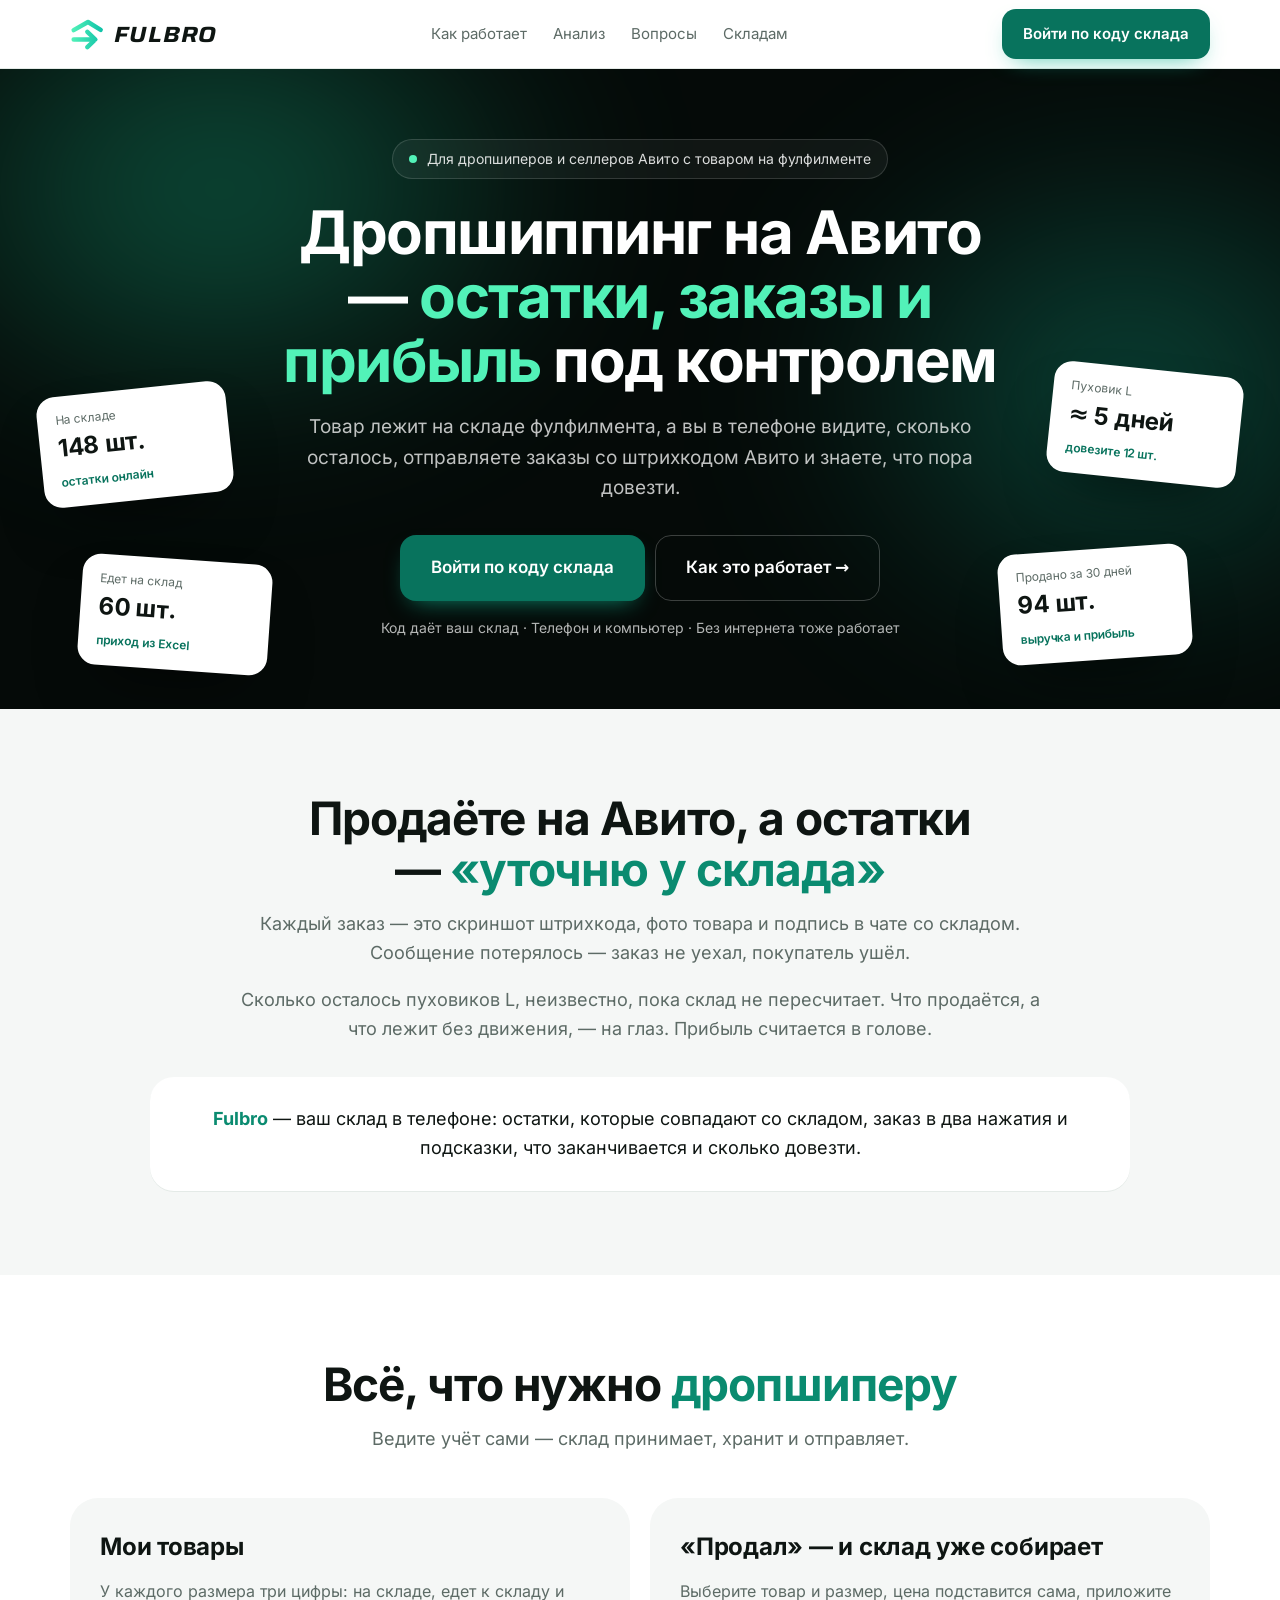
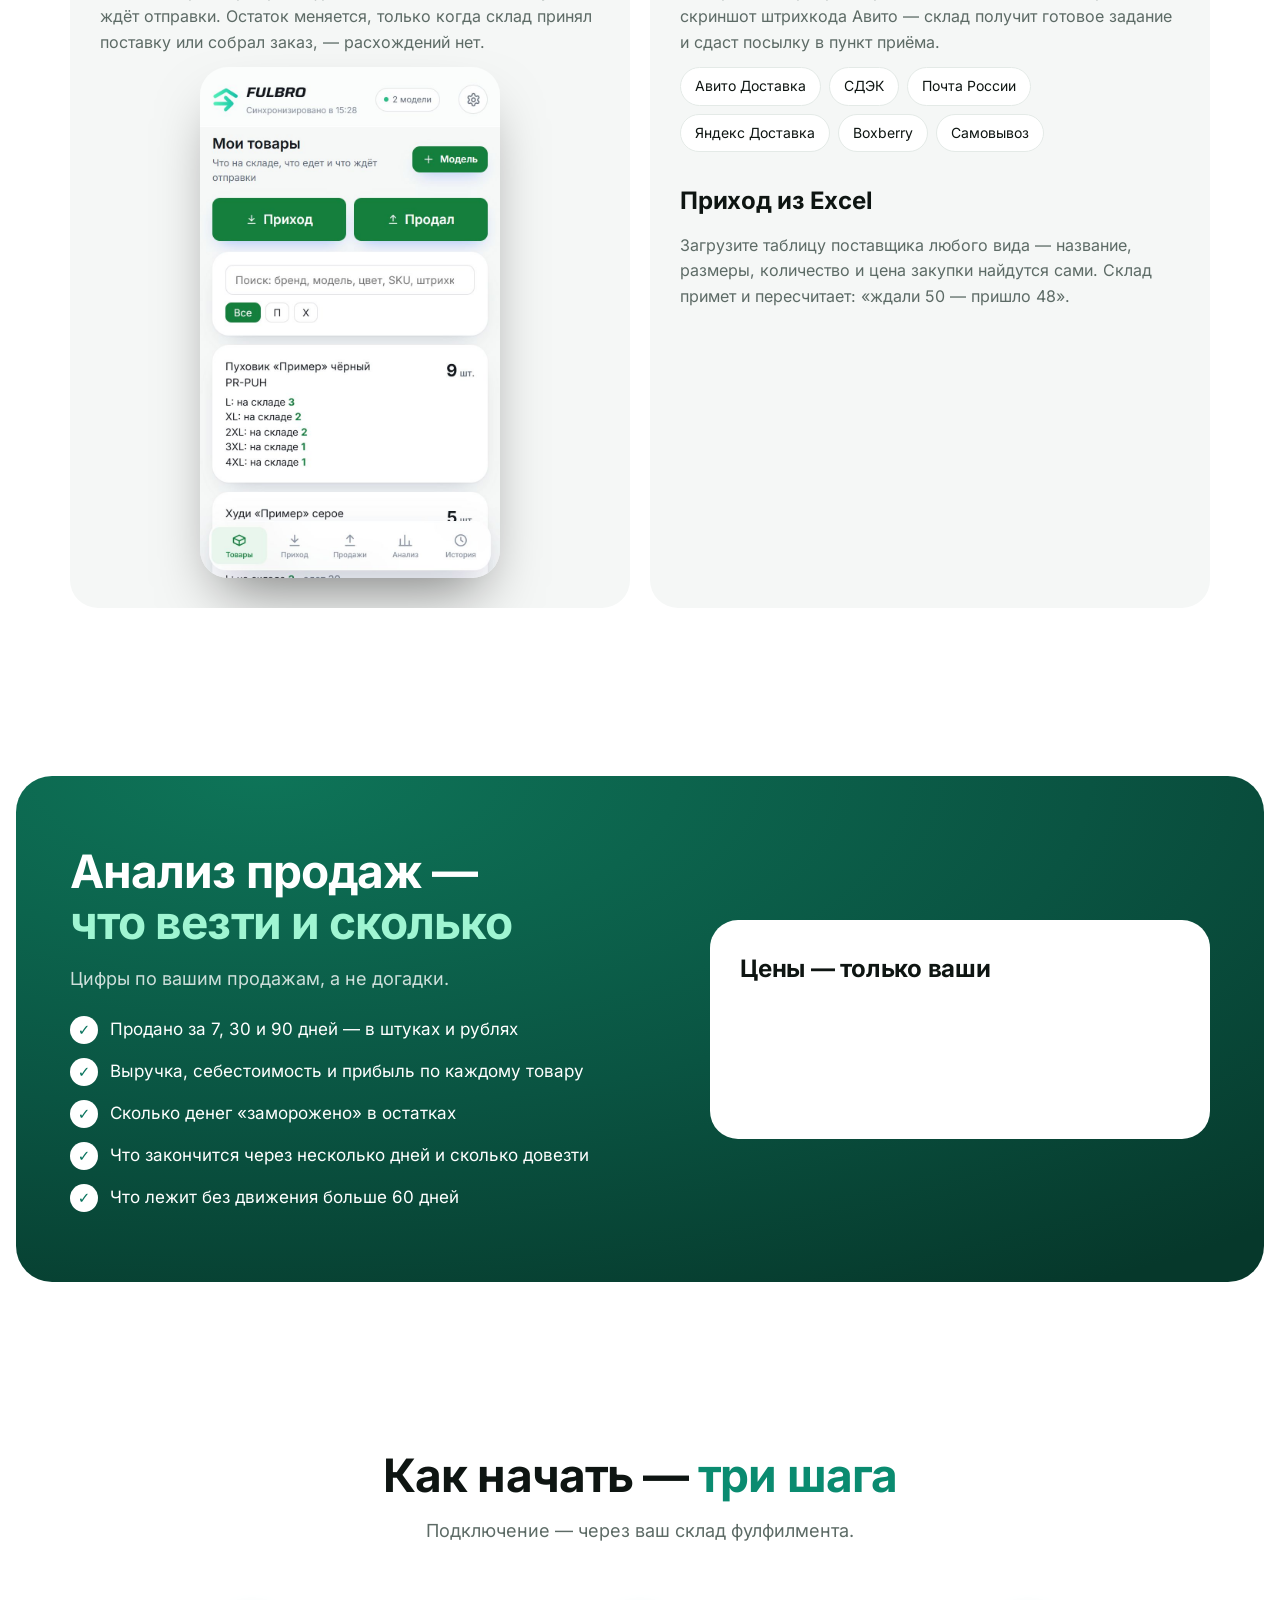
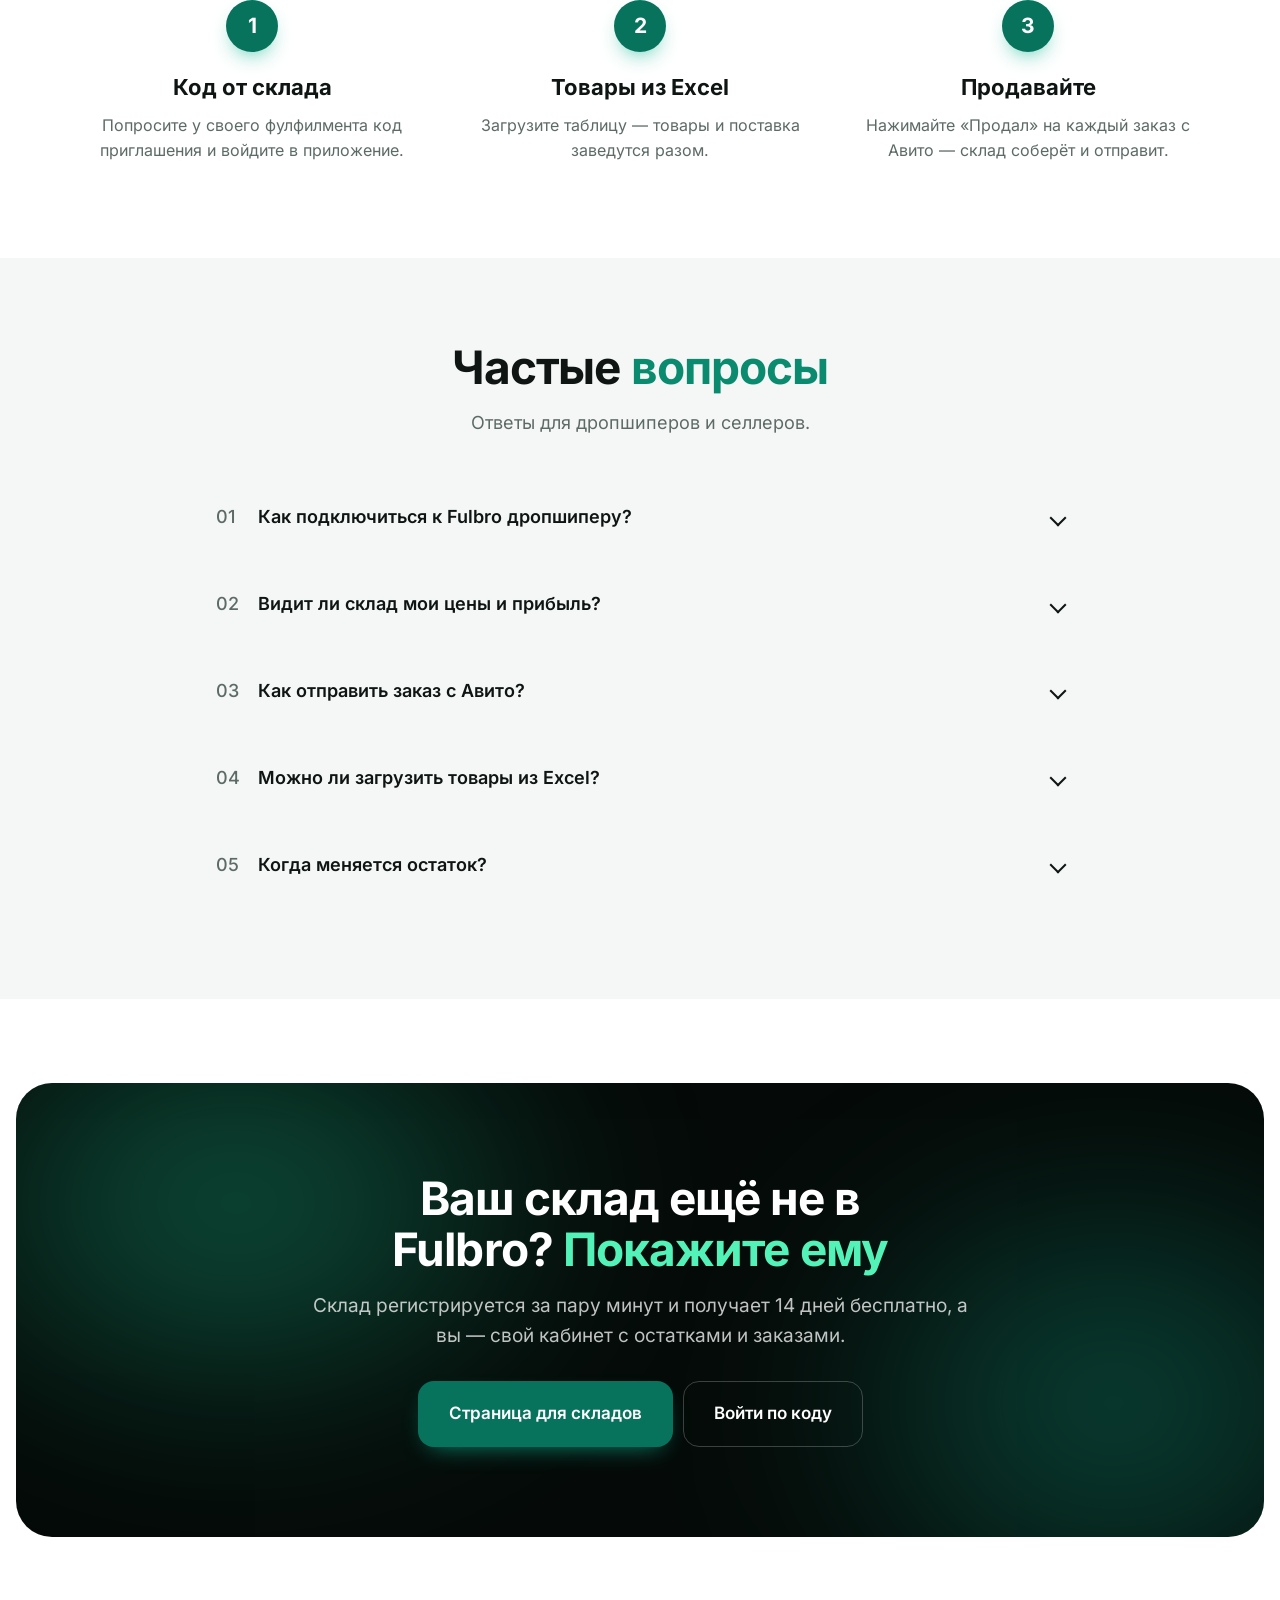
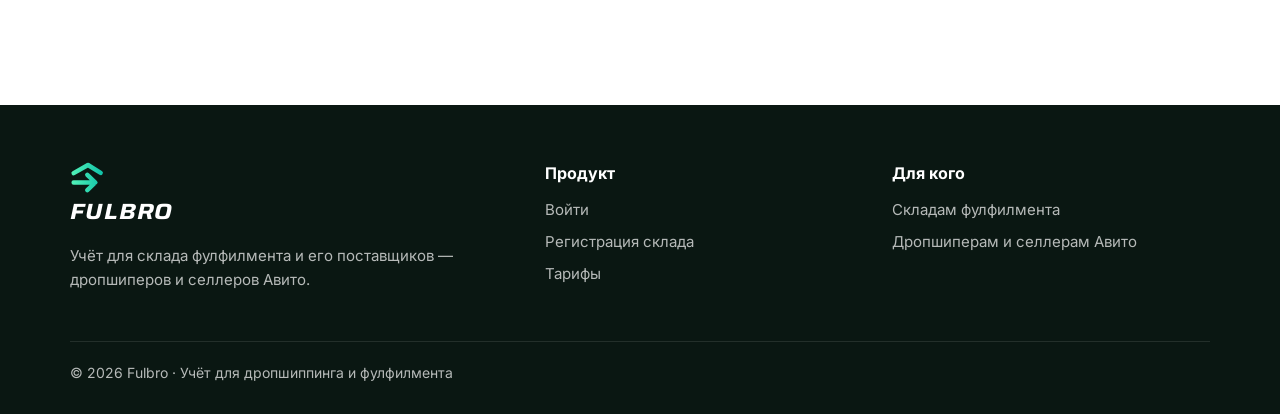
<file: dropshipping/index.html>
<!DOCTYPE html>
<html lang="ru">
<head>
<meta charset="UTF-8">
<meta name="viewport" content="width=device-width, initial-scale=1">
<title>Учёт для дропшиппинга на Авито: остатки на складе фулфилмента — Fulbro</title>
<meta name="description" content="Кабинет дропшипера и селлера Авито: остатки на складе фулфилмента онлайн, приход из Excel, продажи со штрихкодом Авито, анализ продаж и прибыли.">
<meta name="robots" content="index, follow, max-image-preview:large">
<link rel="canonical" href="https://maxkrew.github.io/dropshipping/">
<meta property="og:type" content="website">
<meta property="og:locale" content="ru_RU">
<meta property="og:site_name" content="Fulbro">
<meta property="og:title" content="Учёт для дропшиппинга на Авито — Fulbro">
<meta property="og:description" content="Товар лежит на складе фулфилмента, а вы видите остатки, отправляете заказы со штрихкодом Авито и знаете, что пора довезти.">
<meta property="og:url" content="https://maxkrew.github.io/dropshipping/">
<meta property="og:image" content="https://maxkrew.github.io/img/og.jpg">
<meta property="og:image:width" content="1200">
<meta property="og:image:height" content="630">
<meta name="twitter:card" content="summary_large_image">
<meta name="theme-color" content="#050A08">
<link rel="icon" href="../favicon.ico" sizes="any">
<link rel="icon" href="../app/logo-mark.svg" type="image/svg+xml">
<link rel="apple-touch-icon" href="../app/apple-touch-icon.png">
<link rel="preload" href="../app/fonts/Saira-700i-wide-latin.woff2" as="font" type="font/woff2" crossorigin>
<link rel="stylesheet" href="../app/fonts/fonts.css">
<link rel="stylesheet" href="../site.css">
<script type="application/ld+json">
{"@context":"https://schema.org","@graph":[
 {"@type":"WebPage","name":"Учёт для дропшиппинга на Авито","url":"https://maxkrew.github.io/dropshipping/","inLanguage":"ru",
  "description":"Кабинет дропшипера и селлера Авито в Fulbro: остатки на складе фулфилмента, приход из Excel, продажи со штрихкодом Авито, анализ.",
  "isPartOf":{"@type":"WebSite","name":"Fulbro","url":"https://maxkrew.github.io/"}},
 {"@type":"BreadcrumbList","itemListElement":[
  {"@type":"ListItem","position":1,"name":"Fulbro","item":"https://maxkrew.github.io/"},
  {"@type":"ListItem","position":2,"name":"Дропшиперам","item":"https://maxkrew.github.io/dropshipping/"}]}]}
</script>
<script type="application/ld+json">
{"@context":"https://schema.org","@type":"FAQPage","mainEntity":[
 {"@type":"Question","name":"Как подключиться к Fulbro дропшиперу?","acceptedAnswer":{"@type":"Answer","text":"Попросите у своего склада фулфилмента код приглашения и войдите с ним в приложение. Если склад ещё не работает в Fulbro — покажите ему главную страницу, первые 14 дней бесплатно."}},
 {"@type":"Question","name":"Видит ли склад мои цены и прибыль?","acceptedAnswer":{"@type":"Answer","text":"Нет. Цены закупки, цены продажи и прибыль видите только вы. Склад видит только то, что нужно собрать и отправить."}},
 {"@type":"Question","name":"Как отправить заказ с Авито?","acceptedAnswer":{"@type":"Answer","text":"Нажмите «Продал», выберите товар и размер и приложите скриншот штрихкода Авито. Склад соберёт заказ и сдаст его в пункт приёма."}},
 {"@type":"Question","name":"Можно ли загрузить товары из Excel?","acceptedAnswer":{"@type":"Answer","text":"Да, таблицу любого вида: приложение само находит название, размер, количество и цену закупки и запоминает, как устроена ваша таблица."}},
 {"@type":"Question","name":"Когда меняется остаток?","acceptedAnswer":{"@type":"Answer","text":"Когда склад подтвердил: принял поставку или собрал заказ. До этого вы видите «едет» и «ждёт отправки» — цифры не расходятся со складом."}}]}
</script>
</head>
<body>
<header><div class="wrap nav">
  <a class="logo" href="../" aria-label="Fulbro — на главную"><img src="../app/logo-mark.svg" alt="" width="34" height="33">FULBRO</a>
  <nav class="links" aria-label="Разделы"><a href="#how">Как работает</a><a href="#analysis">Анализ</a><a href="#faq">Вопросы</a><a href="../">Складам</a></nav>
  <div class="btns"><a class="btn p" href="../app/">Войти по коду склада</a></div>
</div></header>

<main>
<div class="dark glow">
  <div class="hero"><div class="wrap">
    <div class="float f1"><small>На складе</small><b>148 шт.</b><span>остатки онлайн</span></div>
    <div class="float f2"><small>Едет на склад</small><b>60 шт.</b><span>приход из Excel</span></div>
    <div class="float f3"><small>Пуховик L</small><b>≈ 5 дней</b><span>довезите 12 шт.</span></div>
    <div class="float f4"><small>Продано за 30 дней</small><b>94 шт.</b><span>выручка и прибыль</span></div>
    <span class="pill"><i></i>Для дропшиперов и селлеров Авито с товаром на фулфилменте</span>
    <h1>Дропшиппинг на Авито — <em>остатки, заказы и прибыль</em> под контролем</h1>
    <p class="lead">Товар лежит на складе фулфилмента, а вы в телефоне видите, сколько осталось, отправляете заказы со штрихкодом Авито и знаете, что пора довезти.</p>
    <div class="btns"><a class="btn p big" href="../app/">Войти по коду склада</a><a class="btn o big hide-s" href="#how">Как это работает →</a></div>
    <p class="note">Код даёт ваш склад · Телефон и компьютер · Без интернета тоже работает</p>
  </div></div>
  <div style="height:70px"></div>
</div>

<section class="alt pain"><div class="wrap">
  <h2>Продаёте на Авито, а остатки — <em>«уточню у склада»</em></h2>
  <p>Каждый заказ — это скриншот штрихкода, фото товара и подпись в чате со складом. Сообщение потерялось — заказ не уехал, покупатель ушёл.</p>
  <p>Сколько осталось пуховиков L, неизвестно, пока склад не пересчитает. Что продаётся, а что лежит без движения, — на глаз. Прибыль считается в голове.</p>
  <div class="box"><b>Fulbro</b> — ваш склад в телефоне: остатки, которые совпадают со складом, заказ в два нажатия и подсказки, что заканчивается и сколько довезти.</div>
</div></section>

<section id="how"><div class="wrap">
  <h2>Всё, что нужно <em>дропшиперу</em></h2>
  <p class="sub">Ведите учёт сами — склад принимает, хранит и отправляет.</p>
  <div class="bento">
    <div class="tile w3"><h3>Мои товары</h3><p>У каждого размера три цифры: на складе, едет к складу и ждёт отправки. Остаток меняется, только когда склад принял поставку или собрал заказ, — расхождений нет.</p>
      <div class="phone"><img src="../img/screen-supplier.jpg" width="780" height="1328" alt="Кабинет дропшипера: остатки на складе фулфилмента, кнопки «Приход» и «Продал»" loading="lazy"></div></div>
    <div class="tile w3"><h3>«Продал» — и склад уже собирает</h3><p>Выберите товар и размер, цена подставится сама, приложите скриншот штрихкода Авито — склад получит готовое задание и сдаст посылку в пункт приёма.</p>
      <div class="chips"><span>Авито Доставка</span><span>СДЭК</span><span>Почта России</span><span>Яндекс Доставка</span><span>Boxberry</span><span>Самовывоз</span></div>
      <h3 style="margin-top:18px">Приход из Excel</h3><p>Загрузите таблицу поставщика любого вида — название, размеры, количество и цена закупки найдутся сами. Склад примет и пересчитает: «ждали 50 — пришло 48».</p></div>
  </div>
</div></section>

<section id="analysis"><div class="green">
  <div class="wrap">
    <div>
      <h2>Анализ продаж — <em>что везти и сколько</em></h2>
      <p>Цифры по вашим продажам, а не догадки.</p>
      <ul class="checks">
        <li>Продано за 7, 30 и 90 дней — в штуках и рублях</li>
        <li>Выручка, себестоимость и прибыль по каждому товару</li>
        <li>Сколько денег «заморожено» в остатках</li>
        <li>Что закончится через несколько дней и сколько довезти</li>
        <li>Что лежит без движения больше 60 дней</li>
      </ul>
    </div>
    <div><div class="tile" style="background:#fff;color:var(--t)"><h3>Цены — только ваши</h3><p>Цены закупки, продажи и прибыль видите только вы. Склад видит, что собрать и куда отправить.</p></div></div>
  </div>
</div></section>

<section><div class="wrap">
  <h2>Как начать — <em>три шага</em></h2>
  <p class="sub">Подключение — через ваш склад фулфилмента.</p>
  <div class="steps">
    <div class="step"><div class="step-num">1</div><h3>Код от склада</h3><p>Попросите у своего фулфилмента код приглашения и войдите в приложение.</p></div>
    <div class="step"><div class="step-num">2</div><h3>Товары из Excel</h3><p>Загрузите таблицу — товары и поставка заведутся разом.</p></div>
    <div class="step"><div class="step-num">3</div><h3>Продавайте</h3><p>Нажимайте «Продал» на каждый заказ с Авито — склад соберёт и отправит.</p></div>
  </div>
</div></section>

<section class="alt" id="faq"><div class="wrap">
  <h2>Частые <em>вопросы</em></h2>
  <p class="sub">Ответы для дропшиперов и селлеров.</p>
  <div class="faq">
    <details><summary><span class="q">01</span>Как подключиться к Fulbro дропшиперу?</summary><p>Попросите у своего склада фулфилмента код приглашения и войдите с ним в приложение. Если склад ещё не работает в Fulbro — покажите ему главную страницу, первые 14 дней бесплатно.</p></details>
    <details><summary><span class="q">02</span>Видит ли склад мои цены и прибыль?</summary><p>Нет. Цены закупки, цены продажи и прибыль видите только вы. Склад видит только то, что нужно собрать и отправить.</p></details>
    <details><summary><span class="q">03</span>Как отправить заказ с Авито?</summary><p>Нажмите «Продал», выберите товар и размер и приложите скриншот штрихкода Авито. Склад соберёт заказ и сдаст его в пункт приёма.</p></details>
    <details><summary><span class="q">04</span>Можно ли загрузить товары из Excel?</summary><p>Да, таблицу любого вида: приложение само находит название, размер, количество и цену закупки и запоминает, как устроена ваша таблица.</p></details>
    <details><summary><span class="q">05</span>Когда меняется остаток?</summary><p>Когда склад подтвердил: принял поставку или собрал заказ. До этого вы видите «едет» и «ждёт отправки» — цифры не расходятся со складом.</p></details>
  </div>
</div></section>

<section><div class="cta glow">
  <h2>Ваш склад ещё не в Fulbro? <em>Покажите ему</em></h2>
  <p>Склад регистрируется за пару минут и получает 14 дней бесплатно, а вы — свой кабинет с остатками и заказами.</p>
  <div class="btns" style="justify-content:center"><a class="btn p big" href="../">Страница для складов</a><a class="btn o big" href="../app/">Войти по коду</a></div>
</div></section>
</main>

<footer><div class="wrap">
  <div class="foot">
    <div><a class="logo" href="../"><img src="../app/logo-mark.svg" alt="" width="34" height="33">FULBRO</a><p>Учёт для склада фулфилмента и его поставщиков — дропшиперов и селлеров Авито.</p></div>
    <div><h4>Продукт</h4><a href="../app/">Войти</a><a href="../app/#register">Регистрация склада</a><a href="../#tariffs">Тарифы</a></div>
    <div><h4>Для кого</h4><a href="../">Складам фулфилмента</a><a href="./">Дропшиперам и селлерам Авито</a></div>
  </div>
  <div class="copy">© 2026 Fulbro · Учёт для дропшиппинга и фулфилмента</div>
</div></footer>
</body>
</html>
</file>
<file: app/fonts/fonts.css>
﻿/* Локальные шрифты приложения «Склад». Сгенерировано из Google Fonts css2,
   подмножества cyrillic + latin. Файлы лежат рядом, в fonts/. */
/* Inter 400 cyrillic */
@font-face {
  font-family: 'Inter';
  font-style: normal;
  font-weight: 400;
  font-display: swap;
  src: url(Inter-400-cyrillic.woff2) format('woff2');
  unicode-range: U+0301, U+0400-045F, U+0490-0491, U+04B0-04B1, U+2116;
}
/* Inter 400 latin */
@font-face {
  font-family: 'Inter';
  font-style: normal;
  font-weight: 400;
  font-display: swap;
  src: url(Inter-400-latin.woff2) format('woff2');
  unicode-range: U+0000-00FF, U+0131, U+0152-0153, U+02BB-02BC, U+02C6, U+02DA, U+02DC, U+0304, U+0308, U+0329, U+2000-206F, U+20AC, U+2122, U+2191, U+2193, U+2212, U+2215, U+FEFF, U+FFFD;
}
/* Inter 500 cyrillic */
@font-face {
  font-family: 'Inter';
  font-style: normal;
  font-weight: 500;
  font-display: swap;
  src: url(Inter-500-cyrillic.woff2) format('woff2');
  unicode-range: U+0301, U+0400-045F, U+0490-0491, U+04B0-04B1, U+2116;
}
/* Inter 500 latin */
@font-face {
  font-family: 'Inter';
  font-style: normal;
  font-weight: 500;
  font-display: swap;
  src: url(Inter-500-latin.woff2) format('woff2');
  unicode-range: U+0000-00FF, U+0131, U+0152-0153, U+02BB-02BC, U+02C6, U+02DA, U+02DC, U+0304, U+0308, U+0329, U+2000-206F, U+20AC, U+2122, U+2191, U+2193, U+2212, U+2215, U+FEFF, U+FFFD;
}
/* Inter 600 cyrillic */
@font-face {
  font-family: 'Inter';
  font-style: normal;
  font-weight: 600;
  font-display: swap;
  src: url(Inter-600-cyrillic.woff2) format('woff2');
  unicode-range: U+0301, U+0400-045F, U+0490-0491, U+04B0-04B1, U+2116;
}
/* Inter 600 latin */
@font-face {
  font-family: 'Inter';
  font-style: normal;
  font-weight: 600;
  font-display: swap;
  src: url(Inter-600-latin.woff2) format('woff2');
  unicode-range: U+0000-00FF, U+0131, U+0152-0153, U+02BB-02BC, U+02C6, U+02DA, U+02DC, U+0304, U+0308, U+0329, U+2000-206F, U+20AC, U+2122, U+2191, U+2193, U+2212, U+2215, U+FEFF, U+FFFD;
}
/* Inter 700 cyrillic */
@font-face {
  font-family: 'Inter';
  font-style: normal;
  font-weight: 700;
  font-display: swap;
  src: url(Inter-700-cyrillic.woff2) format('woff2');
  unicode-range: U+0301, U+0400-045F, U+0490-0491, U+04B0-04B1, U+2116;
}
/* Inter 700 latin */
@font-face {
  font-family: 'Inter';
  font-style: normal;
  font-weight: 700;
  font-display: swap;
  src: url(Inter-700-latin.woff2) format('woff2');
  unicode-range: U+0000-00FF, U+0131, U+0152-0153, U+02BB-02BC, U+02C6, U+02DA, U+02DC, U+0304, U+0308, U+0329, U+2000-206F, U+20AC, U+2122, U+2191, U+2193, U+2212, U+2215, U+FEFF, U+FFFD;
}
/* JetBrains Mono 500 cyrillic */
@font-face {
  font-family: 'JetBrains Mono';
  font-style: normal;
  font-weight: 500;
  font-display: swap;
  src: url(JetBrainsMono-500-cyrillic.woff2) format('woff2');
  unicode-range: U+0301, U+0400-045F, U+0490-0491, U+04B0-04B1, U+2116;
}
/* JetBrains Mono 500 latin */
@font-face {
  font-family: 'JetBrains Mono';
  font-style: normal;
  font-weight: 500;
  font-display: swap;
  src: url(JetBrainsMono-500-latin.woff2) format('woff2');
  unicode-range: U+0000-00FF, U+0131, U+0152-0153, U+02BB-02BC, U+02C6, U+02DA, U+02DC, U+0304, U+0308, U+0329, U+2000-206F, U+20AC, U+2122, U+2191, U+2193, U+2212, U+2215, U+FEFF, U+FFFD;
}
/* JetBrains Mono 600 cyrillic */
@font-face {
  font-family: 'JetBrains Mono';
  font-style: normal;
  font-weight: 600;
  font-display: swap;
  src: url(JetBrainsMono-600-cyrillic.woff2) format('woff2');
  unicode-range: U+0301, U+0400-045F, U+0490-0491, U+04B0-04B1, U+2116;
}
/* JetBrains Mono 600 latin */
@font-face {
  font-family: 'JetBrains Mono';
  font-style: normal;
  font-weight: 600;
  font-display: swap;
  src: url(JetBrainsMono-600-latin.woff2) format('woff2');
  unicode-range: U+0000-00FF, U+0131, U+0152-0153, U+02BB-02BC, U+02C6, U+02DA, U+02DC, U+0304, U+0308, U+0329, U+2000-206F, U+20AC, U+2122, U+2191, U+2193, U+2212, U+2215, U+FEFF, U+FFFD;
}
/* JetBrains Mono 700 cyrillic */
@font-face {
  font-family: 'JetBrains Mono';
  font-style: normal;
  font-weight: 700;
  font-display: swap;
  src: url(JetBrainsMono-700-cyrillic.woff2) format('woff2');
  unicode-range: U+0301, U+0400-045F, U+0490-0491, U+04B0-04B1, U+2116;
}
/* JetBrains Mono 700 latin */
@font-face {
  font-family: 'JetBrains Mono';
  font-style: normal;
  font-weight: 700;
  font-display: swap;
  src: url(JetBrainsMono-700-latin.woff2) format('woff2');
  unicode-range: U+0000-00FF, U+0131, U+0152-0153, U+02BB-02BC, U+02C6, U+02DA, U+02DC, U+0304, U+0308, U+0329, U+2000-206F, U+20AC, U+2122, U+2191, U+2193, U+2212, U+2215, U+FEFF, U+FFFD;
}
/* Space Grotesk 500 latin */
@font-face {
  font-family: 'Space Grotesk';
  font-style: normal;
  font-weight: 500;
  font-display: swap;
  src: url(SpaceGrotesk-500-latin.woff2) format('woff2');
  unicode-range: U+0000-00FF, U+0131, U+0152-0153, U+02BB-02BC, U+02C6, U+02DA, U+02DC, U+0304, U+0308, U+0329, U+2000-206F, U+20AC, U+2122, U+2191, U+2193, U+2212, U+2215, U+FEFF, U+FFFD;
}
/* Space Grotesk 600 latin */
@font-face {
  font-family: 'Space Grotesk';
  font-style: normal;
  font-weight: 600;
  font-display: swap;
  src: url(SpaceGrotesk-600-latin.woff2) format('woff2');
  unicode-range: U+0000-00FF, U+0131, U+0152-0153, U+02BB-02BC, U+02C6, U+02DA, U+02DC, U+0304, U+0308, U+0329, U+2000-206F, U+20AC, U+2122, U+2191, U+2193, U+2212, U+2215, U+FEFF, U+FFFD;
}
/* Saira 700 italic, широкая — надпись «FULBRO» в логотипе владельца */
@font-face {
  font-family: 'Fulbro Logo';
  font-style: italic;
  font-weight: 700;
  font-display: block;
  src: url(Saira-700i-wide-latin.woff2) format('woff2');
}
/* Space Grotesk 700 latin */
@font-face {
  font-family: 'Space Grotesk';
  font-style: normal;
  font-weight: 700;
  font-display: swap;
  src: url(SpaceGrotesk-700-latin.woff2) format('woff2');
  unicode-range: U+0000-00FF, U+0131, U+0152-0153, U+02BB-02BC, U+02C6, U+02DA, U+02DC, U+0304, U+0308, U+0329, U+2000-206F, U+20AC, U+2122, U+2191, U+2193, U+2212, U+2215, U+FEFF, U+FFFD;
}
</file>
<file: site.css>
/* Fulbro — лендинг. Тёмный верх с зелёным свечением, светлые разделы с карточками (в духе примера
   владельца), цвета и знак — свои: мятно-бирюзовый перелив логотипа. */
@font-face{font-family:'Fulbro Logo';font-style:italic;font-weight:700;font-display:block;src:url(app/fonts/Saira-700i-wide-latin.woff2) format('woff2')}
:root{--a:#0A8B70;--a-d:#08735D;--a2:#52F2B8;--a3:#10C2A8;--dark:#050A08;--dark2:#0A1712;--t:#0E1512;--t2:#5D6B66;--b:#E4EAE7;--bg:#F5F7F6;--soft:#E9F8F2}
*{box-sizing:border-box}
html{scroll-behavior:smooth}
body{margin:0;font:16px/1.6 Inter,system-ui,-apple-system,Segoe UI,sans-serif;color:var(--t);background:#fff;overflow-x:hidden}
a{color:inherit}
img{max-width:100%}
.wrap{max-width:1180px;margin:0 auto;padding:0 20px}
em{font-style:normal;color:var(--a)}
.dark em,.cta em{color:var(--a2)}

/* шапка */
header{position:sticky;top:0;z-index:20;background:rgba(255,255,255,.9);backdrop-filter:blur(12px);border-bottom:1px solid var(--b)}
.nav{display:flex;align-items:center;justify-content:space-between;gap:14px;height:68px}
.logo{display:flex;align-items:center;gap:10px;text-decoration:none;color:#0E1512;font:italic 700 22px 'Fulbro Logo',Inter,sans-serif;letter-spacing:.04em}
.logo img{display:block}
.links{display:flex;gap:26px;font-size:15px;color:var(--t2)}
.links a{text-decoration:none}.links a:hover{color:var(--t)}
.btns{display:flex;gap:10px;align-items:center;flex-wrap:wrap}
.btn{display:inline-flex;align-items:center;justify-content:center;gap:8px;padding:12px 20px;border-radius:14px;font-weight:600;font-size:15px;text-decoration:none;border:1px solid transparent;white-space:nowrap;transition:transform .15s,box-shadow .15s}
.btn:hover{transform:translateY(-1px)}
.btn.p{background:var(--a-d);color:#fff;box-shadow:0 10px 24px -12px rgba(15,181,146,.8)}
.btn.o{background:transparent;color:var(--t);border-color:var(--b)}
.btn.l{background:transparent;color:var(--t2);padding:12px 8px}
.btn.big{padding:18px 30px;font-size:17px;border-radius:16px}
.dark .btn.o,.cta .btn.o{color:#fff;border-color:rgba(255,255,255,.22)}

/* тёмный верх со свечением */
.dark{position:relative;background:var(--dark);color:#fff;overflow:hidden}
.glow::before,.glow::after{content:"";position:absolute;pointer-events:none;border-radius:50%;filter:blur(80px);opacity:.55}
.glow::before{width:760px;height:520px;left:-160px;top:-140px;background:radial-gradient(closest-side,#15946F,transparent)}
.glow::after{width:700px;height:560px;right:-200px;top:40px;background:radial-gradient(closest-side,#0F7D66,transparent)}
.hero{padding:70px 0 0;text-align:center}
.hero .wrap{position:relative;z-index:1}
.pill{display:inline-flex;align-items:center;gap:10px;padding:8px 16px;border-radius:999px;border:1px solid rgba(255,255,255,.14);background:rgba(255,255,255,.05);font-size:14px;color:rgba(255,255,255,.85)}
.pill i{width:8px;height:8px;border-radius:50%;background:var(--a2)}
h1{text-wrap:balance;font-size:60px;line-height:1.06;letter-spacing:-.025em;margin:22px auto 20px;max-width:980px;font-weight:800}
.lead{font-size:19px;color:rgba(255,255,255,.75);max-width:720px;margin:0 auto 32px}
.hero .btns{justify-content:center}
.note{font-size:14px;color:rgba(255,255,255,.7);margin:16px 0 0}
/* летающие карточки с цифрами */
.float{position:absolute;z-index:2;background:#fff;color:var(--t);border-radius:18px;padding:14px 18px;box-shadow:0 30px 60px -24px rgba(0,0,0,.6);text-align:left;min-width:190px}
.float small{display:block;color:var(--t2);font-size:12px}
.float b{display:block;font-size:24px;letter-spacing:-.01em}
.float span{font-size:12px;color:var(--a-d);font-weight:600}
.f1{left:-10px;top:250px;transform:rotate(-6deg)}
.f2{left:30px;top:420px;transform:rotate(4deg)}
.f3{right:-10px;top:230px;transform:rotate(6deg)}
.f4{right:40px;top:410px;transform:rotate(-4deg)}
/* экран приложения в рамке, наезжает на светлую часть */
.device{position:relative;z-index:1;margin:56px auto -150px;max-width:1040px;background:#fff;border-radius:28px;padding:12px;box-shadow:0 40px 90px -40px rgba(0,0,0,.7)}
.device img{display:block;width:100%;height:auto;border-radius:18px}
.after-device{padding-top:200px}

/* разделы */
section{padding:84px 0}
h2{text-wrap:balance;font-size:46px;line-height:1.1;text-align:center;margin:0 auto 16px;letter-spacing:-.02em;font-weight:800;max-width:900px}
.sub{color:var(--t2);text-align:center;margin:0 auto 44px;max-width:720px;font-size:18px}
.alt{background:var(--bg)}
.pain p{color:var(--t2);text-align:center;max-width:820px;margin:0 auto 18px;font-size:18px}
.pain .box{background:#fff;border-radius:24px;padding:28px 34px;max-width:980px;margin:34px auto 0;text-align:center;font-size:18px;box-shadow:0 1px 0 var(--b)}
.pain .box b{color:var(--a)}

/* сравнение */
.cmp{max-width:1040px;margin:0 auto;background:#fff;border-radius:28px;border:1px solid var(--b);overflow:hidden}
.cmp table{width:100%;border-collapse:collapse;table-layout:fixed}
.cmp th,.cmp td{padding:20px 22px;border-bottom:1px solid var(--b);text-align:center;font-size:15px}
.cmp tr:last-child td{border-bottom:0}
.cmp td:first-child,.cmp th:first-child{text-align:left;font-weight:600;font-size:17px;width:42%}
.cmp th{font-size:15px;color:var(--t2);font-weight:600}
.cmp .us{background:var(--soft)}
.cmp th.us{color:#065C4A}
.yes,.no{display:inline-flex;width:34px;height:34px;border-radius:50%;align-items:center;justify-content:center;color:#fff;font-weight:800}
.yes{background:var(--a-d)}.no{background:#D23A24}
.cmp small{display:block;color:var(--t2);font-size:13px;margin-top:6px}
.cmp .us small{color:var(--t);font-weight:500}

/* карточки возможностей */
.bento{display:grid;grid-template-columns:repeat(6,1fr);gap:20px}
.tile{background:var(--bg);border-radius:28px;padding:30px;display:flex;flex-direction:column;gap:12px;overflow:hidden}
.alt .tile{background:#fff;box-shadow:0 1px 0 var(--b)}
.tile h3{margin:0;font-size:24px;letter-spacing:-.01em}
.tile p{margin:0;color:var(--t2)}
.tile .shot{margin-top:auto;background:#fff;border-radius:18px;padding:8px;box-shadow:0 20px 40px -30px rgba(0,0,0,.35)}
.tile .shot img{display:block;width:100%;height:auto;border-radius:12px}
.w3{grid-column:span 3}.w2{grid-column:span 2}.w4{grid-column:span 4}
.chips{display:flex;flex-wrap:wrap;gap:8px}
.chips span{background:#fff;border:1px solid var(--b);border-radius:999px;padding:7px 14px;font-size:14px}
.soon{display:inline-block;font-size:12px;font-weight:700;color:#92400E;background:#FEF3C7;border-radius:999px;padding:2px 9px;vertical-align:middle;margin-left:6px}
.phone{max-width:300px;margin:auto auto 0}

/* зелёный блок «одна система» */
.green{position:relative;background:radial-gradient(120% 120% at 20% 0%,#0E7458 0%,#0A5442 55%,#06382B 100%);color:#fff;border-radius:36px;margin:0 16px;overflow:hidden}
.green .wrap{display:grid;grid-template-columns:1.2fr 1fr;gap:40px;align-items:center;padding-top:70px;padding-bottom:70px}
.green h2{text-align:left;color:#fff;margin:0 0 18px}
.green em{color:#9FF5D2}
.green p{color:rgba(255,255,255,.8);font-size:18px;margin:0 0 22px}
.checks{list-style:none;padding:0;margin:0;display:grid;gap:14px}
.checks li{display:flex;gap:12px;align-items:flex-start;font-size:17px}
.checks li::before{content:"✓";flex:0 0 28px;height:28px;border-radius:50%;background:#fff;color:var(--a-d);font-weight:800;display:flex;align-items:center;justify-content:center;font-size:15px}
.green .phone{max-width:320px;margin:0 auto}
.green .phone img,.tile .phone img{display:block;width:100%;height:auto;border-radius:28px;box-shadow:0 30px 60px -20px rgba(0,0,0,.5)}

/* шаги */
.steps{display:grid;grid-template-columns:repeat(3,1fr);gap:24px;text-align:center}
.step{padding:10px 18px}
.step-num{width:52px;height:52px;border-radius:50%;background:var(--a-d);color:#fff;font-weight:800;font-size:21px;display:flex;align-items:center;justify-content:center;margin:0 auto 18px;box-shadow:0 10px 22px -10px rgba(15,181,146,.9)}
.step h3,.who h3{margin:0 0 8px;font-size:22px}
.step p,.who p{margin:0;color:var(--t2)}

/* для кого */
.who{display:grid;grid-template-columns:repeat(3,1fr);gap:24px;text-align:center}
.who .n{font-size:60px;font-weight:800;line-height:1;margin-bottom:14px;color:var(--a)}
.who a{color:var(--a-d);font-weight:600}

/* тарифы */
.tariffs{display:grid;grid-template-columns:repeat(auto-fit,minmax(240px,1fr));gap:22px}
.tariff{background:#fff;border:1px solid var(--b);border-radius:26px;padding:30px;display:flex;flex-direction:column}
.tariff .name{font-size:22px;font-weight:700;margin-bottom:4px}
.tariff .cond{color:var(--t2);font-size:14px;min-height:22px}
.tariff .price{font-size:38px;font-weight:800;margin:14px 0 8px;letter-spacing:-.02em}
.tariff .price span{font-size:15px;font-weight:500;color:var(--t2)}
.tariff .feat{font-size:15px;min-height:22px;margin-bottom:18px;flex:1}
.tariff .btn{width:100%}

/* вопросы */
.faq{max-width:900px;margin:0 auto}
details{background:var(--bg);border-radius:20px;padding:22px 26px;margin-bottom:14px}
summary{cursor:pointer;font-weight:600;font-size:18px;list-style:none;display:flex;gap:16px;align-items:center}
summary::-webkit-details-marker{display:none}
summary .q{color:var(--t2);font-weight:500;min-width:26px}
summary::after{content:"";margin-left:auto;width:10px;height:10px;border-right:2px solid var(--t);border-bottom:2px solid var(--t);transform:rotate(45deg);transition:transform .2s;flex-shrink:0}
details[open] summary::after{transform:rotate(-135deg)}
details p{color:var(--t2);margin:14px 0 0 42px}

/* призыв */
.cta{position:relative;background:var(--dark);color:#fff;text-align:center;border-radius:36px;margin:0 16px;padding:90px 20px;overflow:hidden}
.cta>*{position:relative;z-index:1}
.cta h2{color:#fff}
.cta p{color:rgba(255,255,255,.75);font-size:19px;max-width:680px;margin:0 auto 30px}
.cta .note{margin-top:22px}

/* подвал */
footer{background:var(--dark2);color:rgba(255,255,255,.7);margin-top:84px;padding:56px 0 30px;font-size:15px}
.foot{display:grid;grid-template-columns:1.4fr 1fr 1fr;gap:30px}
.foot .logo{color:#fff}
.foot h4{color:#fff;margin:0 0 12px;font-size:16px}
.foot a{display:block;text-decoration:none;margin:0 0 8px}.foot a:hover{color:#fff}
.copy{border-top:1px solid rgba(255,255,255,.1);margin-top:34px;padding-top:20px;font-size:14px}

@media (max-width:1180px){ .float{display:none} }
@media (max-width:900px){
  .links{display:none}
  h1{font-size:38px} h2{font-size:31px} .lead,.sub,.pain p{font-size:17px}
  section{padding:60px 0}
  .bento{grid-template-columns:1fr} .w2,.w3,.w4{grid-column:auto}
  .green .wrap{grid-template-columns:1fr;padding-top:50px;padding-bottom:50px}
  .steps,.who,.foot{grid-template-columns:1fr}
  .device{margin-bottom:-80px} .after-device{padding-top:130px}
  .cmp th,.cmp td{padding:14px 10px;font-size:14px} .cmp td:first-child{font-size:15px;width:40%}
  .green,.cta{margin:0 10px;border-radius:26px}
  details p{margin-left:0}
}
@media (max-width:480px){ .nav .btns{flex-wrap:nowrap;gap:4px} .nav .btn.p{padding:10px 12px;font-size:14px} .nav .btn.l{padding:10px 6px;font-size:14px} .logo{font-size:19px;gap:7px} .logo img{width:28px;height:27px} .btns .btn.o.hide-s{display:none} .btn{padding:11px 14px} .btn.big{padding:16px 22px;width:100%} h1{font-size:32px} h2{font-size:27px} .tile{padding:22px} }
</file>
<file: app/css/app.css>
/* ============================================================
   TOKENS
   ============================================================ */
:root{
  /* «ФФ»: светлый вид — белые карточки на светло-сером, зелёный акцент (ОПИСАНИЕ §9) */
  --bg-a:#F6F8F7; --bg-b:#F6F8F7; --bg-c:#F6F8F7;

  /* поверхности: белые карточки с тонкой рамкой */
  --surface:#FFFFFF; --surface-2:#F9FAFB; --surface-3:#FFFFFF;
  --border:#E3E7EC; --border-soft:#EEF1F4;

  /* вторичный текст темнее, чем в «Складе»: контраст на белом не ниже 4.5 */
  --text:#14181F; --text-secondary:#5F6B7A; --text-tertiary:#8A94A3;

  --accent:#15803D; --accent-strong:#166534; --accent-ink:#FFFFFF;
  --accent-soft:#E8F6EE; --accent-border:rgba(21,128,61,.35);

  --success:#2BBE85; --success-soft:rgba(43,190,133,.14); --success-border:rgba(43,190,133,.32);
  --danger:#FF6B78; --danger-soft:rgba(255,107,120,.14); --danger-border:rgba(255,107,120,.32);
  --info:#8C7EF2; --info-soft:rgba(140,126,242,.14); --info-border:rgba(140,126,242,.32);
  --warning:#E0A030; --warning-soft:rgba(224,160,48,.14); --warning-border:rgba(224,160,48,.32);

  /* палитра категорий для кольцевой диаграммы */
  --cat-1:#4A7DFF; --cat-2:#FF6B78; --cat-3:#8C7EF2; --cat-4:#FFA35C; --cat-5:#2FBFAE; --cat-6:#FFC94D;

  --sp-1:4px; --sp-2:8px; --sp-3:12px; --sp-4:16px; --sp-5:20px; --sp-6:24px; --sp-7:32px; --sp-8:40px;
  --r-sm:10px; --r-md:16px; --r-lg:22px; --r-full:999px;

  --shadow-card:0 1px 2px rgba(50,60,100,.05), 0 16px 34px -20px rgba(50,60,100,.35);
  --shadow-pop:0 24px 54px -14px rgba(50,60,100,.4);

  --font-display:'Inter',sans-serif;   /* как на лендинге (решил владелец) */
  --font-body:'Inter',sans-serif;
  --font-mono:'JetBrains Mono',monospace;
  --dur:.16s;
}

*{box-sizing:border-box;}
[hidden]{display:none !important;}   /* иначе flex/grid перебивают атрибут hidden */
/* Браузер на телефоне обновляет страницу, если потянуть её вниз от края.
   Внутри приложения это только мешает: тянут, чтобы закрыть шторку, а
   вместо этого перезагружается всё. */
html{-webkit-text-size-adjust:100%;overscroll-behavior-y:contain;}
body{
  margin:0;color:var(--text);font-family:var(--font-body);font-size:14px;line-height:1.5;-webkit-tap-highlight-color:transparent;
  min-height:100vh;overscroll-behavior-y:contain;
  background:var(--bg-a);
}
::selection{background:var(--accent);color:var(--accent-ink);}
h1,h2,h3{font-family:var(--font-display);margin:0;}
button{font-family:inherit;cursor:pointer;-webkit-tap-highlight-color:transparent;}
input,select,textarea{font-family:inherit;}
a{color:var(--accent);}
svg{display:block;}

button:focus-visible, input:focus-visible, select:focus-visible, [tabindex]:focus-visible{
  outline:2px solid var(--accent); outline-offset:2px; border-radius:var(--r-sm);
}
button:disabled{opacity:.38; cursor:not-allowed;}
@media (hover:hover){
  button:not(:disabled):hover{ filter:brightness(1.04); }
}
button:not(:disabled):active{ transform:translateY(1px); }

.t-display{font-family:var(--font-display);font-size:26px;font-weight:700;letter-spacing:-.02em;line-height:1.1;}
.t-h1{font-family:var(--font-display);font-size:17px;font-weight:600;letter-spacing:-.005em;}
.t-eyebrow{font-size:11px;font-weight:600;text-transform:uppercase;letter-spacing:.08em;color:var(--text-secondary);}
.t-body{font-size:14px;}
.t-small{font-size:12.5px;color:var(--text-secondary);}
.t-caption{font-size:11px;color:var(--text-tertiary);}
.num{font-family:var(--font-mono);font-variant-numeric:tabular-nums;font-weight:600;}

#app{max-width:720px;margin:0 auto;min-height:100vh;display:flex;flex-direction:column;padding-bottom:calc(92px + env(safe-area-inset-bottom));}

.sticky-chrome{position:sticky;top:0;z-index:6;background:rgba(255,255,255,.58);backdrop-filter:blur(22px);-webkit-backdrop-filter:blur(22px);border-bottom:1px solid rgba(255,255,255,.5);}
header.top{padding:calc(var(--sp-5) + env(safe-area-inset-top)) var(--sp-4) var(--sp-3);background:transparent;display:flex;align-items:center;justify-content:space-between;gap:var(--sp-3);}
/* Меню действий вкладки — живёт в заголовке раздела, а не в шапке профиля:
   действия относятся к разделу. */
.page-head-row{display:flex;align-items:center;justify-content:space-between;gap:12px;}
.page-head-row h2{min-width:0;}
.head-actions{position:relative;flex-shrink:0;}
.menu-sheet{
  display:none;position:absolute;top:calc(100% + 6px);right:0;z-index:20;
  min-width:236px;max-width:calc(100vw - 32px);
  background:rgba(255,255,255,.98);backdrop-filter:blur(20px);-webkit-backdrop-filter:blur(20px);
  border:1px solid var(--border);border-radius:var(--r-md);box-shadow:var(--shadow-pop);
  padding:6px;overflow:hidden;
}
.menu-sheet.show{display:block;animation:fade .14s ease;}
.menu-sheet button{
  display:flex;align-items:center;gap:10px;width:100%;padding:11px 12px;border:none;background:none;
  border-radius:var(--r-sm);color:var(--text);font-size:14px;text-align:left;
}
.menu-sheet button .icon{width:17px;height:17px;color:var(--text-secondary);flex-shrink:0;}
.menu-sheet button:disabled{opacity:.4;}
.menu-sheet button.danger{color:var(--danger);}
.menu-sheet button.danger .icon{color:var(--danger);}
.menu-sheet .menu-sep{height:1px;background:var(--border-soft);margin:5px 4px;}
.menu-sheet .menu-note{padding:6px 12px 8px;color:var(--text-tertiary);font-size:11.5px;}

/* Ввод количеств перед выгрузкой накладной */
.order-group{margin-top:var(--sp-3);}
.order-group:first-child{margin-top:0;}
.order-group h4{margin:0 0 6px;font-family:var(--font-display);font-size:13px;font-weight:600;color:var(--text-secondary);}
.order-row{display:flex;align-items:center;gap:10px;padding:8px 2px;border-bottom:1px solid var(--border-soft);}
.order-row:last-child{border-bottom:none;}
.order-row .osku{flex:1;min-width:0;font-family:var(--font-mono);font-weight:600;font-size:13.5px;
  overflow:hidden;text-overflow:ellipsis;white-space:nowrap;}
.order-row .oprice{flex:0 0 auto;font-family:var(--font-mono);font-size:12.5px;color:var(--text-tertiary);}
.order-row input{flex:0 0 84px;text-align:center;font-family:var(--font-mono);font-weight:700;font-size:15px;padding:9px 6px;}
.order-total{margin-top:var(--sp-3);padding:10px 12px;border-radius:var(--r-sm);background:var(--surface-2);
  border:1px solid var(--border-soft);font-size:13px;color:var(--text-secondary);text-align:center;}
.order-total b{color:var(--text);font-family:var(--font-mono);}
@media (hover:hover){ .menu-sheet button:not(:disabled):hover{background:var(--accent-soft);} }

header.top .brand{display:flex;align-items:center;gap:10px;min-width:0;}
header.top .mark{width:34px;height:37px;border:none;display:flex;align-items:center;justify-content:center;flex-shrink:0;overflow:hidden;background:none;}
header.top .name{min-width:0;}
header.top h1{font-size:18px;font-weight:700;letter-spacing:-.02em;white-space:nowrap;overflow:hidden;text-overflow:ellipsis;color:var(--text);}
/* кнопок в шапке стало больше — не даём подписи распирать её на три строки */
header.top .sub{color:var(--text-tertiary);font-size:11px;margin-top:1px;white-space:nowrap;overflow:hidden;text-overflow:ellipsis;}
.status-pill{flex-shrink:0;display:flex;align-items:center;gap:5px;background:rgba(255,255,255,.65);border:1px solid var(--border);border-radius:var(--r-full);padding:6px 10px;font-size:11px;color:var(--text-secondary);white-space:nowrap;}
.status-pill .dot{width:6px;height:6px;border-radius:50%;background:var(--success);flex-shrink:0;}

main{flex:1;padding:0 var(--sp-4) var(--sp-6);}
section{display:none;}
section.active{display:block;animation:fade .18s ease;}
@keyframes fade{from{opacity:0;transform:translateY(3px);}to{opacity:1;transform:none;}}
@media (prefers-reduced-motion:reduce){ *{animation-duration:.001s !important; transition:none !important;} }

.page-head{margin:var(--sp-2) 0 var(--sp-4);}
.page-head h2{font-size:19px;font-weight:600;color:var(--text);}
.page-head p{margin:2px 0 0;color:var(--text-secondary);font-size:12.5px;}

.card{background:var(--surface);border:1px solid rgba(255,255,255,.6);border-radius:var(--r-lg);padding:var(--sp-4);margin-bottom:var(--sp-3);box-shadow:var(--shadow-card);backdrop-filter:blur(18px);-webkit-backdrop-filter:blur(18px);}
.card-head{display:flex;align-items:center;justify-content:space-between;margin-bottom:var(--sp-3);gap:var(--sp-2);}
.card-head .t-eyebrow{margin:0;}

.icon{width:18px;height:18px;flex-shrink:0;stroke:currentColor;fill:none;stroke-width:1.8;stroke-linecap:round;stroke-linejoin:round;}
.icon-sm{width:14px;height:14px;}
.icon-lg{width:28px;height:28px;}

.seg{display:grid;grid-template-columns:1fr 1fr;gap:6px;background:rgba(255,255,255,.4);border:1px solid var(--border-soft);border-radius:var(--r-md);padding:4px;margin-bottom:var(--sp-3);}
.seg button{display:flex;flex-direction:column;align-items:center;justify-content:center;gap:4px;padding:9px 2px;border-radius:calc(var(--r-md) - 4px);border:1px solid transparent;background:transparent;color:var(--text-tertiary);font-weight:600;font-size:11.5px;transition:background var(--dur),color var(--dur),border-color var(--dur);min-width:0;}
.seg button .icon{width:17px;height:17px;}
.seg button.on.prihod{background:var(--success-soft);border-color:var(--success-border);color:var(--success);}
.seg button.on.rashod{background:var(--danger-soft);border-color:var(--danger-border);color:var(--danger);}
.seg button.on.inv{background:var(--info-soft);border-color:var(--info-border);color:var(--info);}

.tabs{display:flex;gap:6px;margin-bottom:var(--sp-3);}
.tabs button{flex:1;display:flex;align-items:center;justify-content:center;gap:6px;padding:8px;border-radius:var(--r-sm);border:1px solid var(--border-soft);background:rgba(255,255,255,.45);color:var(--text-secondary);font-size:12.5px;font-weight:600;}
.tabs button.active{background:rgba(255,255,255,.95);color:var(--text);border-color:var(--border);}
.tabs button.active .icon{color:var(--accent);}

.scanbox{position:relative;overflow:hidden;border-radius:var(--r-md);border:1.5px dashed var(--accent-border);background:rgba(255,255,255,.5);padding:var(--sp-6) var(--sp-4);text-align:center;}
.scanbox input{width:100%;background:transparent;border:none;outline:none;color:var(--text);font-family:var(--font-mono);font-size:20px;text-align:center;font-weight:600;letter-spacing:.02em;}
.scanbox input::placeholder{color:var(--text-tertiary);font-family:var(--font-body);font-weight:500;font-size:14px;}
.scanbox .hint{color:var(--text-tertiary);font-size:11px;margin-top:8px;}
.scanbox .beamline{position:absolute;left:0;right:0;top:0;height:2px;background:linear-gradient(90deg,transparent,var(--accent),transparent);animation:sweep 2.4s ease-in-out infinite;opacity:.65;}
@keyframes sweep{0%{top:0;}50%{top:100%;}100%{top:0;}}

.cam-stage{position:relative;border-radius:var(--r-md);overflow:hidden;border:1.5px solid var(--accent-border);background:#000;}
.cam-stage video{width:100%;display:block;aspect-ratio:4/3;object-fit:cover;background:#000;}
.cam-stage .reticle{position:absolute;inset:16%;border:2px solid var(--accent);border-radius:var(--r-sm);box-shadow:0 0 0 999px rgba(20,20,30,.35);pointer-events:none;overflow:hidden;}
.cam-stage .reticle::before{content:'';position:absolute;left:0;right:0;height:2px;background:var(--accent);animation:sweep2 1.8s ease-in-out infinite;}
@keyframes sweep2{0%{top:0;}100%{top:100%;}}
.cam-caption{display:flex;align-items:center;gap:6px;justify-content:center;margin-top:8px;color:var(--text-tertiary);font-size:11px;}

/* camera quantity confirm */
.cam-confirm{margin-top:var(--sp-3);background:rgba(255,255,255,.6);border:1px solid var(--accent-border);border-radius:var(--r-md);padding:var(--sp-3);}
.cam-confirm .ccname{font-weight:600;font-size:14px;overflow:hidden;text-overflow:ellipsis;white-space:nowrap;}
.cam-confirm .ccstock{font-size:11.5px;color:var(--text-tertiary);margin-top:2px;}
.qty-stepper{display:flex;align-items:center;justify-content:center;gap:10px;margin:var(--sp-3) 0;}
.qty-stepper button{width:40px;height:40px;border-radius:var(--r-sm);background:rgba(255,255,255,.8);border:1px solid var(--border);color:var(--text);font-size:18px;font-weight:700;display:flex;align-items:center;justify-content:center;}
.qty-stepper input{width:72px;text-align:center;font-family:var(--font-mono);font-size:18px;font-weight:700;padding:8px 4px;}

/* Свои цифры вместо клавиатуры телефона: iOS прячет экранную клавиатуру,
   пока подключён сканер, а программный фокус её и вовсе закрывает. */
.qty-pad{display:none;grid-template-columns:repeat(3,1fr);gap:6px;margin:var(--sp-3) 0;}
.qty-pad.on{display:grid;}
.qty-pad button{height:46px;border-radius:var(--r-sm);background:rgba(255,255,255,.85);border:1px solid var(--border);color:var(--text);font-family:var(--font-mono);font-size:19px;font-weight:700;display:flex;align-items:center;justify-content:center;-webkit-user-select:none;user-select:none;}
.qty-pad button:active{background:var(--accent-soft);border-color:var(--accent-border);}
.qty-pad button.aux{font-family:inherit;font-size:15px;color:var(--text-secondary);}

/* Своя экранная клавиатура — когда системную забрал сканер.
   Раскладка, размеры и цвета повторяют клавиатуру iPhone: серое поле,
   белые клавиши со скруглением 5px и тенью снизу, серые служебные,
   всплывающая подсказка над нажатой буквой. */
.softkb{display:none;position:fixed;left:0;right:0;bottom:0;z-index:90;background:#D1D5DB;padding:6px 3px calc(4px + env(safe-area-inset-bottom));}
.softkb.on{display:block;}
.skb-bar{display:flex;align-items:center;height:26px;padding:0 6px 3px;gap:4px;}
.skb-bar .skb-gap{flex:1;}
.skb-bar button{width:38px;height:23px;border:0;background:transparent;color:#4A4E57;font-size:15px;font-weight:700;line-height:1;padding:0;}
.skb-bar button.skb-arrow{width:44px;height:23px;background:rgba(255,255,255,.65);border-radius:5px;font-size:19px;}
.skb-bar button.skb-arrow:active{background:#fff;}
.skb-row{display:flex;gap:6px;margin-bottom:11px;justify-content:center;}
.skb-row:last-child{margin-bottom:0;}
.skb-row button{
  flex:1 1 0;min-width:0;height:42px;border:0;border-radius:5px;padding:0;
  background:#fff;color:#000;font-size:22px;font-weight:400;line-height:1;
  display:flex;align-items:center;justify-content:center;
  box-shadow:0 1px 0 rgba(0,0,0,.28);
  -webkit-user-select:none;user-select:none;-webkit-tap-highlight-color:transparent;touch-action:manipulation;
}
.skb-row button:active{background:#E4E6EA;}
/* служебные клавиши на iPhone серые, а нажатая — наоборот, белеет */
.skb-row button.mod{background:#ADB3BE;font-size:15px;font-weight:500;}
.skb-row button.mod:active,.skb-row button.mod.on{background:#fff;}
.skb-row button.shift{flex:1.45 1 0;font-size:19px;}
.skb-row button.back{flex:1.45 1 0;font-size:19px;}
.skb-row button.space{flex:5 1 0;font-size:15px;font-weight:500;}
.skb-row button.go{flex:2.2 1 0;background:var(--accent);color:#fff;font-size:15px;font-weight:600;}
.skb-row button.go:active{background:var(--accent-strong);}
.skb-row button.lang{flex:1.2 1 0;}
/* второй ряд латиницы на iPhone сдвинут внутрь на половину клавиши */
.skb-row.inset{padding:0 5%;}
/* подсказка над нажатой буквой — та самая «пузырьком» */
.skb-row button.ltr{position:relative;}
.skb-row button.ltr:active::after{
  content:attr(data-k);position:absolute;bottom:100%;left:50%;transform:translateX(-50%);
  margin-bottom:5px;min-width:170%;padding:9px 0;background:#fff;color:#000;
  border-radius:9px;font-size:30px;line-height:1;text-align:center;
  box-shadow:0 3px 8px rgba(0,0,0,.28);pointer-events:none;z-index:3;
}
/* цифровой пультик для числовых полей — крупные клавиши по центру */
.skb-row.pad{max-width:280px;margin-left:auto;margin-right:auto;}
.skb-row.pad button{height:46px;font-family:var(--font-mono);font-size:23px;font-weight:600;}

/* header settings icon */
.icon-btn-lg{width:38px;height:38px;border-radius:var(--r-full);background:rgba(255,255,255,.7);border:1px solid var(--border);display:flex;align-items:center;justify-content:center;color:var(--text-secondary);flex-shrink:0;}
.icon-btn-lg .icon{width:19px;height:19px;}

/* finance / receipt-style summary */
.receipt-row{display:flex;justify-content:space-between;align-items:baseline;padding:7px 0;font-size:13px;}
.receipt-row .rl{color:var(--text-secondary);}
.receipt-row .rv{font-family:var(--font-mono);font-weight:600;color:var(--text);}
.receipt-row.total{border-top:1px dashed var(--border);margin-top:6px;padding-top:12px;}
.receipt-row.total .rl{font-weight:700;color:var(--text);font-size:14px;}
.receipt-row.total .rv{font-size:19px;color:var(--accent-strong);}
.period-seg{display:flex;gap:6px;margin-bottom:var(--sp-3);flex-wrap:wrap;}
.period-seg button{flex:1;min-width:64px;padding:8px 6px;border-radius:var(--r-sm);border:1px solid var(--border-soft);background:rgba(255,255,255,.45);color:var(--text-secondary);font-size:12px;font-weight:600;}
.period-seg button.active{background:rgba(255,255,255,.95);color:var(--accent-strong);border-color:var(--accent-border);}
.period-seg .period-cal{flex:0 0 auto;min-width:44px;display:flex;align-items:center;justify-content:center;}
.period-seg .period-cal .icon{width:17px;height:17px;}
/* когда фильтр по датам включён, кнопка календаря подсвечена */
.icon-btn-lg.active-filter{background:var(--accent-soft);border-color:var(--accent-border);color:var(--accent-strong);}

/* Календарь выбора периода: одно окно вместо двух полей и кнопки рядом */
.cal-head{display:flex;align-items:center;justify-content:space-between;gap:8px;margin-bottom:var(--sp-3);}
.cal-head button{width:38px;height:38px;border-radius:var(--r-sm);border:1px solid var(--border);background:rgba(255,255,255,.7);
  color:var(--text);font-size:20px;line-height:1;display:flex;align-items:center;justify-content:center;}
.cal-title{font-family:var(--font-display);font-weight:600;font-size:15px;}
.cal-week{display:grid;grid-template-columns:repeat(7,1fr);gap:4px;margin-bottom:4px;}
.cal-week span{text-align:center;font-size:11px;color:var(--text-tertiary);font-weight:600;}
.cal-week .wknd{color:var(--danger);}
.cal-grid{display:grid;grid-template-columns:repeat(7,1fr);gap:4px;}
.cal-grid button{
  aspect-ratio:1;border:1px solid transparent;background:none;border-radius:var(--r-sm);
  font-family:var(--font-mono);font-size:13.5px;font-weight:600;color:var(--text);
  display:flex;align-items:center;justify-content:center;padding:0;
}
.cal-grid button.empty{visibility:hidden;}
.cal-grid button.other{color:var(--text-tertiary);font-weight:500;}
.cal-grid button.today{border-color:var(--accent-border);}
.cal-grid button.in-range{background:var(--accent-soft);border-radius:0;}
.cal-grid button.edge{background:var(--accent);color:var(--accent-ink);border-color:transparent;}
.cal-grid button:disabled{opacity:.35;}
.cal-summary{margin-top:var(--sp-3);padding:10px 12px;border-radius:var(--r-sm);background:var(--surface-2);
  border:1px solid var(--border-soft);font-size:13px;color:var(--text-secondary);text-align:center;}

.alert{display:flex;align-items:flex-start;gap:8px;padding:10px 12px;border-radius:var(--r-sm);font-size:13px;font-weight:500;margin-top:var(--sp-3);border:1px solid transparent;}
.alert .icon{margin-top:1px;}
.alert.success{background:var(--success-soft);border-color:var(--success-border);color:var(--success);}
.alert.danger{background:var(--danger-soft);border-color:var(--danger-border);color:var(--danger);}
.alert.error{background:var(--danger-soft);border-color:var(--danger-border);color:var(--danger);}

.last-product{display:flex;justify-content:space-between;align-items:center;padding:11px 13px;background:rgba(255,255,255,.55);border:1px solid var(--border-soft);border-radius:var(--r-sm);margin-top:var(--sp-2);gap:var(--sp-2);}
.last-product .name{font-weight:600;font-size:13.5px;min-width:0;overflow:hidden;text-overflow:ellipsis;white-space:nowrap;}
.last-product .stock{font-family:var(--font-mono);font-weight:700;color:var(--accent-strong);white-space:nowrap;flex-shrink:0;}

.inv-banner{display:flex;align-items:center;gap:10px;background:var(--accent-soft);border:1px solid var(--accent-border);border-radius:var(--r-md);padding:var(--sp-3);margin-bottom:var(--sp-3);}
.inv-banner .icon{color:var(--accent);flex-shrink:0;}
.inv-banner .txt{min-width:0;flex:1;}
.inv-banner .txt .t1{font-weight:600;font-size:13px;}
.inv-banner .txt .t2{font-size:11.5px;color:var(--text-secondary);}

.row-item{display:flex;justify-content:space-between;align-items:center;padding:12px 2px;border-bottom:1px solid var(--border-soft);gap:var(--sp-3);}
.row-item .inv-chk, .row-item .hist-chk{width:19px;height:19px;flex-shrink:0;accent-color:var(--accent);cursor:pointer;}
.row-item:last-child{border-bottom:none;}
.row-item .rmain{min-width:0;flex:1;}
.row-item .rname{font-weight:600;font-size:13.5px;overflow:hidden;text-overflow:ellipsis;white-space:nowrap;color:var(--text);}
.row-item .rmeta{color:var(--text-tertiary);font-size:11.5px;margin-top:2px;overflow:hidden;text-overflow:ellipsis;white-space:nowrap;}
.row-item .rside{text-align:right;flex-shrink:0;display:flex;align-items:center;gap:10px;}
.row-item .rval{font-family:var(--font-mono);font-weight:700;font-size:14px;white-space:nowrap;}
.row-item .rval.low{color:#E0A030;}
.row-item .rval.zero{color:var(--danger);}
.row-item .rval.pos{color:var(--success);}
.row-item .rval.neg{color:var(--danger);}
.icon-btn{width:30px;height:30px;border-radius:var(--r-sm);background:rgba(255,255,255,.6);border:1px solid var(--border-soft);display:flex;align-items:center;justify-content:center;color:var(--text-secondary);flex-shrink:0;}
.icon-btn .icon{width:15px;height:15px;}
/* строка товара на «Складе»: приход — зелёная, расход — красная, правка — жёлтая */
.icon-btn.in{background:var(--success-soft);border-color:var(--success-border);color:var(--success);}
.icon-btn.out{background:var(--danger-soft);border-color:var(--danger-border);color:var(--danger);}
.icon-btn.edit{background:var(--warning-soft);border-color:var(--warning-border);color:var(--warning);}

.tag{display:inline-flex;align-items:center;padding:2px 8px;border-radius:var(--r-sm);font-size:10px;font-weight:700;letter-spacing:.03em;flex-shrink:0;}
.tag.A{background:var(--success-soft);color:var(--success);}
.tag.B{background:rgba(255,196,77,.2);color:#C98A1D;}
.tag.C{background:var(--danger-soft);color:var(--danger);}

/* Компактная заглушка для блоков внутри карточек: там крупная иконка с
   двумя строками пояснения занимала пол-экрана телефона ради сообщения
   «данных нет». */
.empty-line{padding:12px 2px;color:var(--text-tertiary);font-size:12.5px;line-height:1.35;}
/* внутри сетки карточек заглушка занимает всю ширину, иначе текст
   зажимается в одну колонку и переносится */
.cat-grid .empty-line{grid-column:1 / -1;}

.empty-state{display:flex;flex-direction:column;align-items:center;text-align:center;padding:var(--sp-7) var(--sp-4);color:var(--text-tertiary);gap:var(--sp-2);}
.empty-state .icon-lg{color:var(--text-tertiary);opacity:.6;}
.empty-state .et1{font-size:13.5px;font-weight:600;color:var(--text-secondary);}
.empty-state .et2{font-size:12px;max-width:280px;}

.field{margin-bottom:var(--sp-3);}
.field label{display:block;font-size:11.5px;font-weight:600;color:var(--text-secondary);margin-bottom:6px;}
input[type=text],input[type=number],input[type=date],input[type=search],input[type=email],input[type=tel],select{width:100%;padding:10px 12px;border-radius:var(--r-sm);border:1px solid var(--border);background:rgba(255,255,255,.6);color:var(--text);font-size:14px;transition:border-color var(--dur),background var(--dur);}
input[type=date]{color-scheme:light;}
input[type=text]:focus,input[type=number]:focus,input[type=date]:focus,input[type=search]:focus,input[type=email]:focus,input[type=tel]:focus,select:focus{border-color:var(--accent-border);background:rgba(255,255,255,.9);outline:none;}
input.invalid{border-color:var(--danger-border);}
.field-error{color:var(--danger);font-size:11px;margin-top:4px;display:none;}
.field-error.show{display:block;}
.field-row{display:flex;gap:8px;align-items:flex-start;}
.field-row > input{flex:1;}

/* Строка фильтров: поиск, список и кнопка стоят рядом, а не лесенкой.
   min-width:0 обязателен — иначе поля отказываются сжиматься и строка
   уезжает за край телефона. */
.filter-row{display:flex;gap:8px;align-items:center;}
.filter-row > input{flex:1 1 0;min-width:0;}
/* список поставщиков делим по месту так, чтобы название влезало целиком */
.filter-row > select{flex:0 0 148px;min-width:0;font-size:13px;padding-left:10px;padding-right:26px;}
/* если поля поиска в строке нет, списку незачем жаться */
.filter-row > select:first-child{flex:1 1 auto;}
.filter-row > .icon-btn-lg{flex:0 0 auto;}

.btn{display:flex;align-items:center;justify-content:center;gap:7px;padding:11px 16px;border-radius:var(--r-sm);border:1px solid transparent;font-weight:600;font-size:13.5px;transition:filter var(--dur),background var(--dur);}
.btn .icon{width:16px;height:16px;}
.btn.primary{background:var(--accent);color:var(--accent-ink);width:100%;box-shadow:0 10px 22px -10px rgba(74,125,255,.55);}
.btn.ghost{background:rgba(255,255,255,.65);color:var(--text);border-color:var(--border);width:100%;}
.btn.danger{background:var(--danger-soft);color:var(--danger);border-color:var(--danger-border);}
.btn.sm{padding:8px 12px;font-size:12.5px;}
.btn-row{display:flex;gap:8px;}
.btn-row .btn{flex:1;min-width:0;}

.stat-grid{display:grid;grid-template-columns:1fr 1fr;gap:10px;}
.stat-tile{background:rgba(255,255,255,.55);border:1px solid var(--border-soft);border-radius:var(--r-md);padding:var(--sp-3) var(--sp-3) var(--sp-3) 16px;min-width:0;position:relative;overflow:hidden;}
.stat-tile::before{content:'';position:absolute;left:0;top:0;bottom:0;width:4px;background:var(--tile-color, var(--accent));}
.stat-tile.wide{grid-column:1 / -1;display:flex;align-items:baseline;justify-content:space-between;gap:8px;}
.stat-tile.wide .lbl{margin-top:0;}
.stat-tile .val{font-family:var(--font-mono);font-size:19px;font-weight:700;color:var(--text);overflow:hidden;text-overflow:ellipsis;white-space:nowrap;}
.stat-tile .val.small{font-size:13px;font-family:var(--font-body);color:var(--text);}
.stat-tile .lbl{font-size:11px;color:var(--text-tertiary);margin-top:3px;}

/* кольцевая диаграмма продаж по категориям */
.ring-card{text-align:center;}
.ring-wrap{position:relative;width:200px;height:200px;margin:var(--sp-2) auto var(--sp-5);}
.ring-svg{width:100%;height:100%;transform:rotate(-90deg);}
.ring-svg circle{fill:none;stroke-linecap:round;transition:stroke-dasharray .3s ease;}
.ring-track{stroke:rgba(36,42,61,.08);}
/* Центр занимает только дырку кольца. Растянутый на весь круг, он
   перехватывал нажатия, и до сегментов они не доходили. */
.ring-center{position:absolute;left:50%;top:50%;transform:translate(-50%,-50%);
  width:58%;height:58%;border-radius:50%;
  display:flex;flex-direction:column;align-items:center;justify-content:center;text-align:center;padding:0 6px;}
.ring-amount{font-family:var(--font-mono);font-size:25px;font-weight:700;color:var(--text);line-height:1.1;}
.ring-label{font-size:11.5px;color:var(--text-secondary);margin-top:4px;}

.cat-grid{display:grid;grid-template-columns:1fr 1fr;gap:10px;text-align:left;}
.cat-card{background:rgba(255,255,255,.55);border:1px solid var(--border-soft);border-radius:var(--r-md);padding:var(--sp-3);position:relative;overflow:hidden;min-width:0;}
.cat-card .cat-icon{width:32px;height:32px;border-radius:var(--r-sm);display:flex;align-items:center;justify-content:center;color:#fff;margin-bottom:8px;}
.cat-card .cat-icon .icon{width:16px;height:16px;stroke:#fff;}
.cat-card .cat-name{font-weight:600;font-size:13px;color:var(--text);overflow:hidden;text-overflow:ellipsis;white-space:nowrap;padding-right:34px;}
.cat-card .cat-meta{font-size:11px;color:var(--text-tertiary);margin-top:1px;}
.cat-card .cat-amount{font-family:var(--font-mono);font-weight:700;font-size:15px;color:var(--text);margin-top:8px;}
.cat-card .cat-share{position:absolute;top:10px;right:10px;font-size:10px;font-weight:700;padding:2px 7px;border-radius:var(--r-full);}
.cat-card[onclick]{cursor:pointer;transition:box-shadow .15s ease;}
.cat-card.selected{box-shadow:0 0 0 2px var(--seg-color, var(--accent)) inset;}
.ring-svg circle[onclick]{cursor:pointer;transition:stroke-width .15s ease;}
/* выбранное деление становится толще — видно, что нажатие сработало */
.ring-svg circle.picked{stroke-width:27;}
.ring-center[onclick]{cursor:pointer;}

/* выручка: герой-карточка со столбчатым графиком по месяцам */
.hero-card{padding-bottom:var(--sp-4);}
.hero-top{display:flex;align-items:center;justify-content:space-between;margin-bottom:2px;}
.hero-amount{font-family:var(--font-mono);font-size:30px;font-weight:700;color:var(--text);line-height:1.15;}
.hero-growth{display:flex;align-items:center;gap:4px;font-size:12px;font-weight:600;margin-top:6px;}
.hero-growth .icon{width:14px;height:14px;}
.hero-growth.up{color:var(--success);}
.hero-growth.down{color:var(--danger);}
.hero-bars{display:flex;align-items:flex-end;gap:8px;margin-top:var(--sp-5);height:74px;}
.hero-bar-col{flex:1;display:flex;flex-direction:column;align-items:center;justify-content:flex-end;gap:6px;height:100%;min-width:0;}
.hero-bar{width:100%;max-width:26px;border-radius:6px 6px 3px 3px;background:var(--accent);transition:height .3s ease, box-shadow .3s ease;}
.hero-bar.current{box-shadow:0 0 0 2px rgba(36,42,61,.16) inset, 0 4px 12px -4px rgba(36,42,61,.35);}
.hero-bar-lbl{font-size:9.5px;color:var(--text-tertiary);text-transform:capitalize;white-space:nowrap;}
.hero-bar-lbl.current-lbl{color:var(--text);font-weight:700;}


nav.bottom{position:fixed;bottom:calc(10px + env(safe-area-inset-bottom));left:12px;right:12px;margin:0 auto;max-width:696px;background:rgba(255,255,255,.78);backdrop-filter:blur(20px);-webkit-backdrop-filter:blur(20px);border:1px solid rgba(255,255,255,.6);border-radius:var(--r-lg);display:flex;justify-content:space-around;padding:7px 2px;z-index:10;box-shadow:var(--shadow-pop);}
nav.bottom button{background:none;border:none;color:var(--text-tertiary);font-size:9.5px;font-weight:500;display:flex;flex-direction:column;align-items:center;gap:3px;padding:7px 2px;flex:1;min-width:0;border-radius:var(--r-sm);}
nav.bottom button .icon{width:20px;height:20px;}
nav.bottom button.active{color:var(--accent);background:var(--accent-soft);}

.modal-bg{display:none;position:fixed;inset:0;background:rgba(40,44,64,.4);z-index:20;align-items:flex-end;justify-content:center;}
.modal-bg.show{display:flex;animation:fadeBg .15s ease;}
@keyframes fadeBg{from{opacity:0;}to{opacity:1;}}
.modal{overscroll-behavior:contain;background:rgba(255,255,255,.96);backdrop-filter:blur(24px);-webkit-backdrop-filter:blur(24px);border:1px solid rgba(255,255,255,.7);border-top-left-radius:var(--r-lg);border-top-right-radius:var(--r-lg);padding:var(--sp-5) var(--sp-4) calc(var(--sp-4) + env(safe-area-inset-bottom));width:100%;max-width:720px;max-height:88vh;overflow-y:auto;box-shadow:var(--shadow-pop);}
/* шторку можно утянуть вниз пальцем — возврат на место плавный */
.modal{transition:transform .18s ease;}
.modal-bg{transition:background .18s ease;}
/* полоска-ручка: сама по себе тонкая, поэтому область захвата шире её */
.modal-grip{width:36px;height:4px;background:var(--border);border-radius:var(--r-full);margin:0 auto var(--sp-4);
  position:relative;cursor:grab;touch-action:none;}
.modal-grip::before{content:'';position:absolute;left:-40px;right:-40px;top:-14px;bottom:-14px;}
.modal h3{font-size:16px;margin-bottom:var(--sp-4);color:var(--text);}

/* ============================================================
   ЭКРАН ВХОДА
   Не шторка снизу, а полноценный экран: это первое, что видит человек,
   и по нему судят обо всём приложении. Фон — тот же тёмный, что у
   заставки, чтобы запуск и вход выглядели одним целым.
   ============================================================ */
#authModalBg{
  display:none;position:fixed;inset:0;z-index:60;
  align-items:center;justify-content:center;padding:24px 18px;
  background:#15803D url('../splash.jpg') center center / cover no-repeat;
  overflow-y:auto;
}
#authModalBg.show{display:flex;animation:fade .2s ease;}
/* поверх картинки — затемнение, иначе поля не читаются */
#authModalBg::before{content:'';position:absolute;inset:0;background:linear-gradient(180deg,rgba(5,7,15,.72),rgba(5,7,15,.9));}

.auth-card{
  position:relative;z-index:1;width:100%;max-width:380px;
  background:rgba(255,255,255,.97);border-radius:24px;
  padding:26px 22px 22px;box-shadow:0 30px 70px -20px rgba(0,0,0,.7);
  animation:authRise .28s cubic-bezier(.2,.8,.3,1);
}
@keyframes authRise{from{opacity:0;transform:translateY(14px);}to{opacity:1;transform:none;}}
.auth-logo{width:62px;height:68px;margin:0 auto 16px;}
.auth-logo img{width:100%;height:100%;object-fit:contain;display:block;}
.auth-card h2{font-family:var(--font-display);font-size:21px;font-weight:700;text-align:center;margin:0 0 6px;color:var(--text);}
.auth-card #authHint{margin:0 0 20px;text-align:center;font-size:13px;line-height:1.45;color:var(--text-secondary);}

.auth-field{margin-bottom:14px;}
.auth-field label{display:block;font-size:12px;font-weight:600;color:var(--text-secondary);margin-bottom:6px;}
.auth-field input{
  width:100%;padding:13px 14px;border-radius:14px;border:1.5px solid var(--border);
  background:#fff;font-size:16px;color:var(--text);transition:border-color var(--dur),box-shadow var(--dur);
}
.auth-field input:focus{border-color:var(--accent);box-shadow:0 0 0 4px var(--accent-soft);outline:none;}
.auth-pass{position:relative;}
.auth-pass input{padding-right:48px;}
.auth-eye{
  position:absolute;right:6px;top:50%;transform:translateY(-50%);
  width:38px;height:38px;border:none;background:none;border-radius:12px;
  display:flex;align-items:center;justify-content:center;color:var(--text-tertiary);
}
.auth-eye.on{color:var(--accent);}
.auth-submit{margin-top:6px;padding:14px;border-radius:14px;font-size:15px;}
.auth-skip{
  display:block;width:100%;margin-top:10px;padding:12px;border:none;background:none;
  color:var(--text-secondary);font-size:13.5px;border-radius:12px;
}
@media (hover:hover){ .auth-skip:hover{background:var(--accent-soft);color:var(--accent-strong);} }
/* стрелка «назад» — в каждом шаге окна входа */
.auth-back{
  position:absolute;left:12px;top:12px;width:40px;height:40px;border:none;border-radius:12px;
  background:var(--bg-soft, #F3F5F4);color:var(--text);display:flex;align-items:center;justify-content:center;cursor:pointer;
}
.auth-back[hidden]{display:none;}
.auth-back .icon{width:20px;height:20px;}
@media (hover:hover){ .auth-back:hover{background:var(--accent-soft);color:var(--accent-strong);} }
/* первый шаг «Кто вы?» */
.auth-choose{display:flex;flex-direction:column;gap:12px;margin-bottom:6px;}
.auth-choose[hidden]{display:none;}
.auth-choice{
  display:flex;align-items:center;gap:14px;width:100%;text-align:left;padding:16px;
  border:1.5px solid var(--border);border-radius:16px;background:#fff;color:var(--text);cursor:pointer;
  transition:border-color var(--dur),box-shadow var(--dur);
}
.auth-choice b{display:block;font-size:16px;margin-bottom:3px;}
.auth-choice small{display:block;font-size:12.5px;line-height:1.4;color:var(--text-secondary);}
.auth-choice-ico{flex:0 0 44px;width:44px;height:44px;border-radius:14px;background:var(--accent-soft);color:var(--accent);display:flex;align-items:center;justify-content:center;}
.auth-choice-ico .icon{width:22px;height:22px;}
@media (hover:hover){ .auth-choice:hover{border-color:var(--accent);box-shadow:0 0 0 4px var(--accent-soft);} }
.auth-note{margin-top:14px;text-align:center;font-size:11.5px;line-height:1.4;color:var(--text-tertiary);}

.toast{position:fixed;bottom:calc(96px + env(safe-area-inset-bottom));left:50%;transform:translateX(-50%) translateY(6px);background:rgba(36,42,61,.94);color:#fff;border:1px solid rgba(255,255,255,.12);padding:11px 18px;border-radius:var(--r-md);font-size:13px;font-weight:500;z-index:30;opacity:0;transition:opacity var(--dur),transform var(--dur);pointer-events:none;max-width:88%;text-align:center;box-shadow:var(--shadow-pop);}
.toast.show{opacity:1;transform:translateX(-50%) translateY(0);}

@media (max-width:360px){
  .seg button{font-size:10.5px;}
  .stat-grid{gap:8px;}
}

/* ============================================================
   ЭКРАН ЗАГРУЗКИ (сплэш)
   ============================================================ */
/* Фирменная заставка. Название и слоган нарисованы прямо на картинке,
   поэтому текстом их больше не дублируем. Цвет фона совпадает с фоном
   изображения — на экранах другой пропорции поля не бросаются в глаза. */
#splashScreen{
  position:fixed;inset:0;z-index:100;overflow:hidden;
  display:flex;flex-direction:column;align-items:center;justify-content:center;
  /* Именно contain, а не cover: у телефонов пропорции экрана гуляют от 16:9
     до 20:9, и кадрирование срезало бы логотип и слоган. Поля по краям
     заливаются тем же цветом, что и фон картинки, поэтому не читаются
     как поля. */
  background:#050807 url('../splash.jpg') center center / contain no-repeat;   /* = фон картинки (tools/brand-images.js) */
  transition:opacity .5s ease, visibility .5s ease;
}
#splashScreen.hide{opacity:0;visibility:hidden;pointer-events:none;}
.splash-loader{position:absolute;bottom:5%;z-index:1;display:flex;flex-direction:column;align-items:center;gap:10px;}
.spinner{width:26px;height:26px;border-radius:50%;border:2.5px solid rgba(255,255,255,.16);border-top-color:#2F8CFF;animation:splashSpin .8s linear infinite;}
@keyframes splashSpin{to{transform:rotate(360deg);}}
.splash-loading-text{font-size:12px;color:rgba(255,255,255,.55);}
@media (prefers-reduced-motion:reduce){
  .spinner{animation:none;}
}

/* ============================================================
   ЛИСТ ЭТИКЕТОК ДЛЯ ПЕЧАТИ (без всплывающих окон)
   ============================================================ */
body.labels-open{overflow:hidden;}
#labelSheetOverlay{position:fixed;inset:0;z-index:95;background:#fff;overflow-y:auto;-webkit-overflow-scrolling:touch;color:#000;-webkit-print-color-adjust:exact;print-color-adjust:exact;}
#labelSheetBar{position:sticky;top:0;z-index:1;display:flex;gap:8px;align-items:center;flex-wrap:wrap;
  padding:10px 12px;background:#f2f2f2;border-bottom:1px solid #ccc;}
#labelSheetBar .t-caption{color:#555;}
.label-sheet{display:flex;flex-wrap:wrap;align-content:flex-start;}
.label-sheet.single{justify-content:center;padding:16px;}
.label-sheet.single .lbl{width:72mm;height:auto;min-height:56mm;border-style:solid;border-color:#bbb;border-radius:6px;}
.label-sheet.single .lbl .nm{font-size:14px;margin-bottom:3mm;}
.label-sheet.single .lbl .qr canvas,.label-sheet.single .lbl .qr img{max-width:52mm;}
.label-sheet.single .lbl .cd{font-size:11px;}
.label-sheet .lbl{width:25%;height:54mm;border:1px dashed #cfcfcf;padding:2.5mm 2mm;
  display:flex;flex-direction:column;align-items:center;justify-content:flex-start;text-align:center;
  overflow:hidden;page-break-inside:avoid;break-inside:avoid;}
.label-sheet .lbl .nm{font-size:9px;font-weight:bold;color:#000;line-height:1.15;width:100%;margin-bottom:1mm;
  display:-webkit-box;-webkit-line-clamp:3;-webkit-box-orient:vertical;overflow:hidden;}
.label-sheet .lbl .qr{flex:1;display:flex;align-items:center;justify-content:center;min-height:0;}
.label-sheet .lbl .qr canvas,.label-sheet .lbl .qr img{max-width:100%;max-height:100%;width:auto !important;height:auto !important;image-rendering:pixelated;}
.label-sheet .lbl .cd{font-size:7.5px;font-family:monospace;color:#000;margin-top:0.5mm;width:100%;overflow:hidden;white-space:nowrap;}
@media print{
  html,body{background:#fff !important;}
  body.labels-open > *:not(#labelSheetOverlay){display:none !important;}
  #labelSheetOverlay{position:static;overflow:visible;}
  #labelSheetBar{display:none !important;}
  .label-sheet .lbl .qr canvas,.label-sheet .lbl .qr img{width:26mm !important;height:26mm !important;max-width:none;max-height:none;}
  @page{size:A4 portrait;margin:8mm;}
}

/* ---- аналитика: графики продаж, тренды, прогноз ---- */
.ch-controls{display:flex;gap:8px;flex-wrap:wrap;margin-bottom:var(--sp-2);}
.ch-controls .ch-seg{flex:1 1 150px;margin-bottom:0;}
.ch-hero{font-size:26px;font-weight:700;color:var(--text);line-height:1.1;margin-top:4px;}
.ch-wrap{position:relative;margin-top:var(--sp-2);}
.ch-svg{display:block;width:100%;height:auto;touch-action:pan-y;}
.ch-svg .ch-bar{fill:var(--accent);transition:opacity .12s;}
.ch-svg .ch-bar.dim{opacity:.35;}
.ch-svg .ch-axis{font-size:9.5px;fill:var(--text-tertiary);font-family:var(--font-mono);}
.ch-svg .ch-val{font-size:10px;font-weight:700;fill:var(--text);font-family:var(--font-mono);}
.ch-tip{position:absolute;top:-6px;z-index:2;pointer-events:none;background:var(--surface-3);border:1px solid var(--border);border-radius:var(--r-sm);padding:6px 9px;box-shadow:0 6px 18px rgba(36,42,61,.12);display:flex;flex-direction:column;gap:1px;white-space:nowrap;}
.ch-tip b{font-size:13px;color:var(--text);}
.ch-tip span{font-size:11px;color:var(--text-secondary);}
.ch-table{margin-top:var(--sp-2);}
.ch-table summary{cursor:pointer;font-size:12px;color:var(--text-secondary);padding:4px 0;}
.ch-group{margin:var(--sp-3) 0 2px;}
.ch-spark{width:72px;height:22px;flex-shrink:0;}
.trend{display:inline-flex;align-items:center;gap:3px;font-family:var(--font-mono);font-weight:700;font-size:12.5px;color:var(--text);white-space:nowrap;min-width:58px;justify-content:flex-end;}
.trend .icon{width:13px;height:13px;}
.trend.up .icon{color:var(--success);}
.trend.down .icon{color:var(--danger);}
.fc-badge{display:inline-flex;align-items:center;gap:4px;font-size:11px;font-weight:600;color:var(--text);padding:3px 7px;border-radius:999px;white-space:nowrap;border:1px solid;}
.fc-badge .icon{width:12px;height:12px;}
.fc-badge.order{background:var(--warning-soft);border-color:var(--warning-border);}
.fc-badge.order .icon{color:var(--warning);}
.fc-badge.out{background:var(--danger-soft);border-color:var(--danger-border);}
.fc-badge.out .icon{color:var(--danger);}
.fc-row .rside{flex-direction:column;align-items:flex-end;gap:4px;}
.fc-row.idle .rname{color:var(--text-secondary);}
.row-item .rmeta.fc-order{color:var(--text-secondary);font-weight:600;}
.row-item .rmeta.fc-hint{display:flex;align-items:center;gap:4px;color:var(--text-secondary);white-space:normal;}
.row-item .rmeta.fc-hint .icon{width:12px;height:12px;color:var(--warning);flex-shrink:0;}


/* вкладки «В продаже» / «Стоп» на «Складе» */
.stock-tabs button{display:inline-flex;align-items:center;justify-content:center;gap:5px;font-size:13px;padding:9px 6px;}
.stock-tabs .icon{width:14px;height:14px;}
.stock-tabs .tab-count{font-family:var(--font-mono);font-size:11.5px;color:var(--text-tertiary);font-weight:600;}
.stock-tabs button.active .tab-count{color:var(--accent-strong);}

/* фильтр «Склада»: сортировка и поставщик за одной кнопкой */
.filter-pop-wrap{position:relative;flex:0 0 auto;}
.filter-pop-wrap .icon-btn-lg{position:relative;}
.filter-dot{position:absolute;top:7px;right:7px;width:8px;height:8px;border-radius:50%;background:var(--accent);box-shadow:0 0 0 2px var(--surface-3);}
.filter-pop{position:absolute;right:0;top:calc(100% + 6px);z-index:30;width:236px;max-height:60vh;overflow:auto;background:var(--surface-3);border:1px solid var(--border);border-radius:var(--r-md, 14px);box-shadow:0 12px 32px rgba(36,42,61,.16);padding:12px;backdrop-filter:blur(14px);-webkit-backdrop-filter:blur(14px);}
.filter-opts{display:flex;flex-direction:column;gap:2px;margin-top:6px;}
.filter-opt{display:flex;align-items:center;justify-content:space-between;gap:8px;width:100%;padding:9px 10px;border-radius:var(--r-sm);border:none;background:none;color:var(--text);font-size:13.5px;text-align:left;}
.filter-opt span{overflow:hidden;text-overflow:ellipsis;white-space:nowrap;}
.filter-opt.on{background:var(--accent-soft);color:var(--accent-strong);font-weight:600;}
.filter-opt .icon{width:15px;height:15px;flex-shrink:0;}
.filter-sum{display:flex;align-items:center;justify-content:space-between;gap:8px;margin-top:8px;font-size:12px;color:var(--text-secondary);}
.filter-sum button{display:inline-flex;align-items:center;gap:3px;border:none;background:none;color:var(--accent-strong);font-size:12px;font-weight:600;padding:2px 0;}
.filter-sum .icon{width:12px;height:12px;}
/* остаток на «Складе»: нормальные крупно, возвраты синим под ними */
.stock-qty{display:flex;flex-direction:column;align-items:flex-end;gap:1px;}
.stock-qty .q-extra{display:flex;flex-direction:column;align-items:flex-end;line-height:1.15;}
.stock-qty .q-ret{font-family:var(--font-mono);font-size:11px;font-weight:700;color:var(--accent-strong);white-space:nowrap;}
.stock-qty .q-dmg{font-family:var(--font-mono);font-size:11px;font-weight:600;color:var(--text-secondary);white-space:nowrap;}

/* окно, открывающееся сверху (выбор возврата): клавиатура снизу его не закрывает */
.modal-bg.top-sheet{align-items:flex-start;}
.modal-bg.top-sheet .modal{border-radius:0 0 var(--r-lg) var(--r-lg);padding-top:calc(var(--sp-4) + env(safe-area-inset-top));padding-bottom:var(--sp-3);max-height:100dvh;overflow:hidden;display:flex;flex-direction:column;animation:topSheetIn .18s ease;}
.modal-bg.top-sheet #returnPickList{flex:1 1 auto;min-height:0;}
@keyframes topSheetIn{from{transform:translateY(-24px);opacity:.4;}to{transform:none;opacity:1;}}
.top-sheet-head{display:flex;align-items:center;justify-content:space-between;gap:10px;margin-bottom:var(--sp-3);}
.top-sheet-head h3{margin:0;}
.q-ret-inline{color:var(--accent-strong);font-weight:600;}

/* пока открыта клавиатура, нижнее меню не показываем (см. input.js, iOS) */
body.kb-open nav.bottom{display:none;}

/* «Единый заказ» под пультиком количества расхода */
.single-order{display:flex;align-items:center;gap:10px;margin-top:var(--sp-3);padding:10px 12px;border:1px solid var(--border);border-radius:12px;background:var(--surface-2);cursor:pointer;text-align:left;}
.single-order[hidden]{display:none;}
.single-order input{width:22px;height:22px;flex:none;accent-color:var(--accent);margin:0;}
.single-order span{display:flex;flex-direction:column;gap:2px;line-height:1.25;}
.single-order small{color:var(--text-secondary);font-size:12px;}

/* ============================================================
   САЙТ НА КОМПЬЮТЕРЕ: меню слева (ОПИСАНИЕ §9)
   На телефоне боковое меню скрыто — работает нижнее, как в «Складе».
   ============================================================ */
aside.side{display:none;}
.side-brand{display:flex;align-items:center;gap:10px;font-family:var(--font-display);font-weight:700;font-size:19px;margin:2px 8px 18px;color:var(--text);}
.side-mark{width:30px;height:33px;background:url(../logo-mark-blue.svg) center/contain no-repeat;flex-shrink:0;}
.home-actions{display:grid;grid-template-columns:1fr 1fr;gap:10px;margin:0 0 14px;}
.home-actions .btn{min-height:56px;font-size:17px;}
.sizes-line .flow{color:var(--text-secondary);font-size:13px;}
.side-name{white-space:nowrap;overflow:hidden;text-overflow:ellipsis;}
/* «FULBRO» как в логотипе: широкий наклонный Saira */
.brand-word{font-family:'Fulbro Logo',var(--font-display);font-style:italic;font-weight:700;letter-spacing:.04em;text-transform:uppercase;}
.side-grp{font-size:11px;letter-spacing:.06em;text-transform:uppercase;color:var(--text-secondary);margin:16px 12px 6px;}
.side-it{display:flex;align-items:center;gap:10px;width:100%;padding:9px 12px;border:none;background:none;border-radius:10px;color:var(--text);font-size:14px;text-align:left;}
.side-it .icon{width:18px;height:18px;color:var(--text-secondary);flex-shrink:0;}
.side-it:hover{background:var(--surface-2);}
.side-it.a{background:var(--accent-soft);color:var(--accent);font-weight:600;}
.side-it.a .icon{color:var(--accent);}

@media (min-width:1024px){
  aside.side{display:block;position:fixed;top:0;left:0;bottom:0;width:240px;padding:18px 12px;background:#FFFFFF;border-right:1px solid var(--border);overflow-y:auto;z-index:12;}
  #app{max-width:none;margin:0 0 0 240px;padding-bottom:var(--sp-6);}
  main{max-width:1200px;width:100%;margin:0 auto;padding:var(--sp-5) var(--sp-7) var(--sp-7);}
  .sticky-chrome{background:rgba(246,248,247,.9);}
  header.top{max-width:1200px;margin:0 auto;padding:var(--sp-4) var(--sp-7);}
  nav.bottom{display:none;}
}
/* ===== «ФФ»: статусы-плашки и карточки поставщиков ===== */
.pill{display:inline-block;border-radius:20px;padding:2px 9px;font-size:12px;background:var(--accent-soft);color:var(--accent);font-weight:600;}
.pill.w{background:#FFF4E0;color:#92400E;}
.pill.g{background:#F0F2F4;color:var(--text-secondary);}
.sup-card{display:flex;flex-direction:column;gap:8px;margin-bottom:var(--sp-3);}
.sup-code{font-family:var(--font-mono);letter-spacing:.08em;}
.sup-actions{flex-wrap:wrap;}
.sup-actions .btn{width:auto;}
/* ===== «ФФ»: склад, шпаргалка, карточка модели, ячейки ===== */
.head-row{display:flex;align-items:center;justify-content:space-between;gap:var(--sp-3);}
.abc{display:flex;flex-wrap:wrap;gap:6px;margin-top:10px;}
.abc button{border:1px solid var(--border);background:#fff;border-radius:8px;padding:4px 10px;font-size:13px;color:var(--text);}
.abc button.a{background:var(--accent);border-color:var(--accent);color:#fff;}
.model-card{cursor:pointer;margin-bottom:var(--sp-3);}
.model-head{display:flex;justify-content:space-between;gap:12px;align-items:flex-start;}
.model-head .rmeta{display:block;}
.big-num{font-family:var(--font-display);font-size:22px;font-weight:700;white-space:nowrap;}
.big-num span{font-size:12px;font-weight:500;color:var(--text-secondary);}
.sizes-line{margin-top:6px;color:var(--text);font-size:13px;}
.sizes-line .sz b{color:var(--accent);}
.cells-line{margin-top:6px;font-size:12.5px;color:var(--text-secondary);}
.size-pick{display:flex;flex-wrap:wrap;gap:6px;}
.size-pick button{border:1px solid var(--border);background:#fff;border-radius:8px;padding:6px 11px;font-size:13px;color:var(--text);min-width:44px;}
.size-pick button.on{background:var(--accent);border-color:var(--accent);color:#fff;}
.bc-row{align-items:center;margin-top:4px;}
.sz-tag{min-width:48px;font-weight:600;}
.hint{color:var(--text-secondary);font-size:12px;font-weight:400;}
.grp-title{font-size:11px;letter-spacing:.06em;text-transform:uppercase;color:var(--accent);margin:12px 0 6px;font-weight:700;}
.cell-grid{display:grid;grid-template-columns:repeat(auto-fill,minmax(150px,1fr));gap:10px;}
.cell-tile{display:flex;flex-direction:column;gap:3px;text-align:left;border:1px solid var(--border);border-radius:12px;background:#fff;padding:10px;font-size:12.5px;color:var(--text);}
.cell-tile b{font-size:15px;}
.cell-tile .ct-sup,.cell-tile .ct-model{color:var(--text-secondary);overflow:hidden;text-overflow:ellipsis;white-space:nowrap;}
.cell-tile .bar{height:5px;border-radius:3px;background:#EEF1F4;overflow:hidden;margin-top:4px;}
.cell-tile .bar i{display:block;height:100%;background:var(--accent);}
.cell-tile.empty{border-style:dashed;}
.cell-tile.reserved{background:#F9FAFB;}
.cell-tile.full .bar i{background:#B45309;}
.cell-tile.over{border-color:#DC2626;}
.cell-tile.over .bar i{background:#DC2626;}
/* поиск и фильтр склада на узком телефоне — в две строки, а не вбок */
#sec-stock .field-row{flex-wrap:wrap;}
#ffStockSearch{flex:1 1 200px;min-width:0;}
#ffSupplierFilter{flex:1 1 140px;min-width:0;}

/* ===== «ФФ»: задания приёмки и отправки ===== */
.tasks{display:flex;flex-direction:column;gap:8px;margin-top:10px;}
.task{display:flex;gap:12px;align-items:flex-start;border:1px solid var(--border);border-radius:12px;padding:10px 12px;background:#fff;cursor:pointer;}
.task input{width:22px;height:22px;accent-color:var(--accent);flex-shrink:0;margin-top:2px;}
.task.done{opacity:.6;}
.task .go{color:var(--accent);font-weight:600;}
.task .warn{color:#B45309;font-weight:600;}
.rc-card,.sh-card{margin-bottom:var(--sp-3);}
.rc-lines .row-item{padding:6px 0;}
.hist-row .rname{font-size:13.5px;font-weight:500;}
/* ===== Fulbro: плашка подписки и «только просмотр» ===== */
.sub-banner{display:flex;align-items:center;justify-content:space-between;gap:10px;margin:8px var(--sp-4) 0;padding:9px 12px;border-radius:12px;
  background:var(--accent-soft);color:var(--accent);font-size:13px;font-weight:600;}
.sub-banner.warn{background:#FFF4E0;color:#92400E;}
.sub-banner.danger{background:#FDECEC;color:#B91C1C;}
.sub-banner .btn{width:auto;}
@media (min-width:1024px){ .sub-banner{max-width:1200px;margin:12px auto 0;width:calc(100% - 2*var(--sp-7));} }
body.readonly #ffAddModelBtn, body.readonly #supAddBtn, body.readonly #supNewName, body.readonly .rc-card .field-row,
body.readonly #receiptsBox > .card:first-child, body.readonly #shipmentsBox > .card:first-child, body.readonly #mmSaveBtn,
body.readonly #mmDeleteBtn, body.readonly [data-del-op], body.readonly .sup-actions, body.readonly #cellsBox .cells-head .btn{display:none !important;}
body.readonly .task input{pointer-events:none;opacity:.5;}
.auth-strong{color:var(--accent) !important;font-weight:700;}

/* ===== Fulbro: тарифы и панель сервиса ===== */
nav.bottom .side-only{display:none !important;}
.tariff-grid{display:grid;grid-template-columns:repeat(auto-fill,minmax(220px,1fr));gap:14px;}
.tariff-card{background:#fff;border:1px solid var(--border);border-radius:18px;padding:20px;display:flex;flex-direction:column;gap:8px;}
.tariff-ico{width:48px;height:48px;border-radius:14px;background:#16A34A;color:#fff;display:flex;align-items:center;justify-content:center;}
.tariff-ico .icon{width:24px;height:24px;}
.tariff-name{font-family:var(--font-display);font-size:19px;font-weight:700;}
.tariff-cond{color:var(--text-secondary);font-size:13px;}
.tariff-price{font-family:var(--font-display);font-size:26px;font-weight:700;color:var(--text);}
.tariff-price span{font-size:13px;font-weight:500;color:var(--text-secondary);}
.tariff-feat{font-size:13px;color:var(--text);}
.adm-card{margin-bottom:var(--sp-3);display:flex;flex-direction:column;gap:6px;}
.tf-edit{display:flex;flex-direction:column;gap:10px;}
.tf-row{display:grid;grid-template-columns:repeat(auto-fit,minmax(160px,1fr));gap:6px;}

/* приход из Excel */
.xls-wrap{overflow:auto;max-height:50vh;-webkit-overflow-scrolling:touch;overscroll-behavior:contain;margin:var(--sp-2) 0;border:1px solid var(--border);border-radius:var(--r-sm);}
.xls-table{border-collapse:collapse;font-size:12px;min-width:100%;}
.xls-table th,.xls-table td{padding:6px 8px;border-bottom:1px solid var(--border-soft);text-align:left;white-space:nowrap;}
.xls-table th{background:var(--surface-2);vertical-align:bottom;}
.xls-table th select{font-size:12px;padding:4px 6px;min-width:110px;}
.xls-table .xls-head td{font-weight:600;color:var(--text-secondary);}
.xls-size{display:block;font-size:11px;color:var(--accent);margin-bottom:4px;}
.xls-summary{margin:var(--sp-2) 0 var(--sp-3);}
.xls-err{color:#B91C1C;font-size:12px;margin-top:4px;}

/* «Продал» и фото */
.sell-models{display:flex;flex-wrap:wrap;gap:6px;margin:0 0 var(--sp-3);max-height:180px;overflow-y:auto;}
.sell-models .chip{border:1px solid var(--border);background:var(--surface);border-radius:var(--r-full);padding:8px 12px;font-size:13px;cursor:pointer;color:var(--text);}
.sell-models .chip.on{background:var(--accent-soft);border-color:var(--accent-border);color:var(--accent-strong);font-weight:600;}
.sell-pick{display:flex;align-items:center;gap:10px;flex-wrap:wrap;}
.sell-thumb img{display:block;width:56px;height:56px;object-fit:cover;border-radius:var(--r-sm);border:1px solid var(--border);}
.ph-row{display:flex;gap:8px;flex-wrap:wrap;margin-top:8px;}
.ph-thumb{padding:0;border:1px solid var(--border);border-radius:var(--r-sm);background:var(--surface-2);cursor:pointer;overflow:hidden;width:56px;height:56px;flex:none;}
.ph-thumb img{display:block;width:56px;height:56px;object-fit:cover;}
.model-photo{display:inline-flex;align-items:center;gap:6px;margin-right:10px;vertical-align:middle;}
.model-photo .ph-add{width:44px;height:44px;border:1px dashed var(--border);border-radius:var(--r-sm);background:var(--surface-2);color:var(--text-secondary);display:flex;align-items:center;justify-content:center;cursor:pointer;}
.model-photo .ph-thumb,.model-photo .ph-thumb img{width:44px;height:44px;}
.photo-viewer{display:none;position:fixed;inset:0;z-index:60;background:#fff;flex-direction:column;}
.photo-viewer.show{display:flex;}
.pv-bar{display:flex;justify-content:space-between;align-items:center;padding:calc(var(--sp-3) + env(safe-area-inset-top)) var(--sp-4) var(--sp-3);}
.photo-viewer img{flex:1;min-height:0;width:100%;object-fit:contain;padding:0 var(--sp-3) var(--sp-4);}
@media print{
  body *{visibility:hidden !important;}
  #photoViewer,#photoViewer img{visibility:visible !important;}
  #photoViewer{position:absolute;inset:0;display:flex;}
  .pv-bar{display:none !important;}
}
.sell-pick label.btn{display:inline-flex;align-items:center;gap:6px;cursor:pointer;}
.field label.xls-file{display:flex;margin:0;font-size:13.5px;color:var(--text);align-items:center;justify-content:center;gap:6px;cursor:pointer;}
/* анализ поставщика */
.an-seg{display:flex;gap:6px;margin-bottom:var(--sp-3);}
.an-seg button{flex:1;border:1px solid var(--border);background:var(--surface);border-radius:var(--r-full);padding:8px 10px;font:inherit;font-size:13px;color:var(--text);cursor:pointer;}
.an-seg button.on{background:var(--accent);border-color:var(--accent);color:var(--accent-ink);font-weight:600;}
.an-tiles{display:grid;grid-template-columns:repeat(auto-fill,minmax(150px,1fr));gap:var(--sp-2);margin-bottom:var(--sp-3);}
.an-tile{background:var(--surface);border:1px solid var(--border-soft);border-radius:var(--r-md);padding:var(--sp-3) var(--sp-4);box-shadow:var(--shadow-card);}
.an-label{font-size:12px;color:var(--text-secondary);}
.an-value{font-size:20px;font-weight:700;margin-top:4px;font-variant-numeric:tabular-nums;}
.an-note{font-size:11px;color:var(--text-tertiary);margin-top:4px;}
.an-hint{padding:8px 0;border-bottom:1px solid var(--border-soft);font-size:14px;}
.an-hint:last-child{border-bottom:0;}
/* «Проверить» и история */
.review-row{flex-wrap:wrap;gap:8px;}
.review-acts{display:flex;gap:6px;align-items:center;flex-wrap:wrap;}
.review-acts select{width:auto;padding:6px 8px;font-size:13px;}
.hist-row.cancelled .rname,.hist-row.cancelled .rval{text-decoration:line-through;color:var(--text-tertiary);}
/* карандаш на заказе, отступ под заголовком окна, зелёная стрелка назад, ровные ряды полей */
.sh-card{position:relative;}
.sh-card .sh-edit{position:absolute;top:var(--sp-3);right:var(--sp-3);color:var(--accent);}
.sh-card:has(.sh-edit) > .rname{padding-right:40px;}
.modal > .head-row{margin-bottom:var(--sp-3);}
[data-back]{color:var(--accent);border-color:var(--accent-border);background:var(--accent-soft);}
[data-back] .icon{color:var(--accent);}
.field-row:has(> .field){align-items:stretch;}
.field-row > .field{display:flex;flex-direction:column;}
.field-row > .field > label{flex:1;}
.an-seg button{display:inline-flex;align-items:center;justify-content:center;gap:6px;}
.an-seg button .icon{width:15px;height:15px;}
.an-period{margin-bottom:var(--sp-3);}
.an-range{margin:-4px 4px var(--sp-3);}
.sh-sell{width:100%;padding:14px 16px;font-size:15px;margin-bottom:var(--sp-3);}
.an-period input[type=date]{width:100%;min-width:0;}
.an-period .field{flex:1;min-width:0;}
.modal-head{margin-bottom:var(--sp-3);}
.is-supplier [data-owner-only]{display:none !important;}
.no-billing [data-section="tariffs"]{display:none !important;}
/* поставщики: ровная карточка, окно добавления */
.sup-card .sup-head{display:flex;align-items:center;gap:10px;justify-content:space-between;margin-bottom:4px;}
.sup-card .sup-line{margin-top:4px;}
.sup-card .sup-actions{display:flex;gap:8px;margin-top:10px;flex-wrap:nowrap;}
.sup-card .sup-actions .btn{flex:1;min-width:0;white-space:nowrap;padding:9px 6px;font-size:13px;}
.sup-code-big{font:700 26px/1.2 ui-monospace,SFMono-Regular,Menlo,monospace;letter-spacing:.12em;text-align:center;padding:14px;border:1px dashed var(--accent-border);border-radius:var(--r-md);background:var(--accent-soft);color:var(--accent-strong);user-select:all;}
/* отправки: корзина у строки; фото в карточке товара */
.task{position:relative;}
.task .sh-del,.row-item .sh-del{margin-left:auto;flex:none;align-self:center;}
.mm-photo{display:flex;align-items:center;gap:10px;flex-wrap:wrap;}
/* «Собраны недавно» — заметный разделитель: по центру, крупно, линии по бокам */
#shipmentsBox .grp-title{display:flex;align-items:center;gap:12px;font-size:16px;letter-spacing:.04em;margin:26px 0 14px;text-align:center;}
#shipmentsBox .grp-title::before,#shipmentsBox .grp-title::after{content:"";flex:1;height:2px;border-radius:2px;background:var(--accent-border);}
/* склад: фильтры; «Новый поставщик» — ровные блоки */
.stock-filters #ffStockSearch{width:100%;margin-bottom:8px;}
.stock-filters .field-row select{flex:1;min-width:0;}
.sup-done{display:flex;flex-direction:column;gap:12px;}
.sup-done[hidden]{display:none;}
.sup-done-title{display:flex;align-items:center;gap:10px;font-size:18px;font-weight:700;color:var(--text);}
.sup-done-title .icon{width:24px;height:24px;color:var(--accent);flex:none;}
.sup-done-label{font-size:13px;font-weight:600;color:var(--text-secondary);margin-bottom:-4px;}
.sup-done-hint{margin:0;font-size:13px;line-height:1.45;color:var(--text-secondary);}
/* отступы: ряды и кнопки друг под другом не слипаются (владелец, 20.10.2026) */
.field-row + .field-row, .field-row + .btn, .btn + .field-row, .head-row + .field-row, .field-row + .hint, .field-row + .field{margin-top:8px;}
.inline-form .head-row{justify-content:flex-start;gap:10px;margin-bottom:10px;}
.inline-form .field-row > input[type=number]{flex:0 0 96px;min-width:70px;}
/* label, оформленная как кнопка (выбор файла): иконка и текст в одну строку, обычным шрифтом кнопки */
label.btn, .field label.btn{display:inline-flex;align-items:center;justify-content:center;gap:6px;margin:0;font-size:13.5px;font-weight:600;color:var(--text);text-transform:none;letter-spacing:0;cursor:pointer;white-space:nowrap;}
.field label.btn.sm, label.btn.sm{font-size:13px;}
.stock-filters .field-row select{flex:1 1 0;font-size:14px;padding-left:12px;padding-right:30px;text-overflow:ellipsis;}
/* ui4: история в строку, анализ блоками, календарь, карточка заказа */
.hist-filters{flex-wrap:wrap;}
.hist-filters #ffHistSearch{flex:1 1 55%;min-width:0;}
.hist-filters select{flex:1 1 38%;min-width:0;font-size:14px;}
.an-list-title{font-size:16px;font-weight:700;color:var(--accent);}
.an-list-note{font-size:12.5px;color:var(--text-secondary);margin:2px 0 8px;line-height:1.4;}
.an-cal-head{display:flex;align-items:center;justify-content:space-between;margin-bottom:8px;}
.an-cal-head b{text-transform:capitalize;font-size:15px;}
.an-cal-head .an-next .icon{transform:scaleX(-1);}
.an-cal-grid{display:grid;grid-template-columns:repeat(7,1fr);gap:4px;}
.an-cal-grid i{font-style:normal;font-size:11px;color:var(--text-tertiary);text-align:center;padding:4px 0;}
.an-cal-grid button{aspect-ratio:1;border:0;border-radius:10px;background:transparent;font:inherit;font-size:14px;color:var(--text);cursor:pointer;}
.an-cal-grid button.in{background:var(--accent-soft);color:var(--accent-strong);}
.an-cal-grid button.from,.an-cal-grid button.to{background:var(--accent);color:var(--accent-ink);font-weight:700;}
.an-cal-grid button.off{color:var(--text-tertiary);opacity:.45;cursor:default;}
.an-cal-pick{margin:10px 2px;font-size:14px;color:var(--text-secondary);text-align:center;}
.sh-head{display:flex;align-items:center;gap:10px;flex-wrap:wrap;}
.sh-carrier{font-weight:700;color:var(--text);}
.sh-status{display:inline-flex;align-items:center;gap:6px;font-size:12px;font-weight:600;padding:3px 10px;border-radius:var(--r-full);background:var(--surface-2);color:var(--text-secondary);}
.sh-status::before{content:"";width:7px;height:7px;border-radius:50%;background:currentColor;}
.sh-status.st-new{background:#EEF4FF;color:#3B5BDB;}
.sh-status.st-done{background:var(--accent-soft);color:var(--accent);}
.sh-meta{margin-top:4px;}
.sh-item{font-weight:700;color:var(--text);}
.sh-qty{display:inline-block;font-weight:700;color:var(--accent);margin-left:4px;}
.sh-price{display:inline-block;font-weight:600;color:#B45309;margin-left:4px;}
.sh-done{display:inline-block;font-size:12px;font-weight:700;color:var(--accent);background:var(--accent-soft);padding:2px 8px;border-radius:var(--r-full);margin-left:4px;}
.home-actions{grid-template-columns:repeat(3,1fr);gap:8px;}
.home-actions .btn{min-height:44px;font-size:14px;padding:10px 8px;gap:6px;white-space:nowrap;}
.is-supplier #ffAddModelBtn{display:none !important;}
.page-head.head-row{align-items:center;}
/* своё окно выбора */
#pickSheetBg{z-index:70;}
.pick-list{display:flex;flex-direction:column;gap:6px;max-height:60vh;overflow-y:auto;padding-bottom:4px;}
.pick-item{display:flex;align-items:center;justify-content:space-between;gap:10px;width:100%;text-align:left;padding:14px 16px;border:1px solid var(--border);border-radius:var(--r-md);background:var(--surface);font:inherit;font-size:15px;color:var(--text);cursor:pointer;}
.pick-item.on{border-color:var(--accent);background:var(--accent-soft);color:var(--accent-strong);font-weight:600;}
.pick-item .icon{width:20px;height:20px;color:var(--accent);flex:none;}
.pick-item:disabled{opacity:.45;cursor:default;}

/* ================================================================
   Fulbro UI v2 (владелец, 20.10.2026: «как у WB/Ozon, но зелёным»):
   светло-серый фон, белые крупные карточки без рамок, поля с серой
   заливкой без рамок, поиск с лупой, мягкие зелёные кнопки-плашки,
   цветные метки, одинаковые отступы, крупные жирные заголовки.
   ================================================================ */
:root{
  --bg-a:#F2F3F5; --bg-b:#F2F3F5; --bg-c:#F2F3F5;
  --field:#F2F4F3; --field-hover:#ECEFED;
  --r-sm:12px; --r-md:16px; --r-lg:22px;
}
body{background:var(--bg-a);}

/* заголовки разделов */
.page-head{margin:var(--sp-2) 2px var(--sp-4);}
.page-head h2{font-size:26px;font-weight:800;letter-spacing:-.02em;line-height:1.15;}
.page-head p{font-size:13.5px;margin-top:4px;}

/* карточки: белые, крупное скругление, без рамок и теней */
.card{background:#fff;border:0;border-radius:var(--r-lg);box-shadow:none;padding:18px 16px;margin-bottom:12px;backdrop-filter:none;-webkit-backdrop-filter:none;}
.modal .card{background:var(--field);}
.rname{font-weight:700;}

/* поля: серая заливка, без рамок, высокие, скруглённые */
input[type=text],input[type=number],input[type=date],input[type=search],input[type=email],input[type=tel],input[type=password],select,textarea{
  background-color:var(--field);border:1.5px solid transparent;border-radius:14px;min-height:48px;padding:12px 14px;font-size:15px;color:var(--text);box-shadow:none;transition:background-color .15s,border-color .15s,box-shadow .15s;}
input[type=text]:hover,input[type=number]:hover,input[type=search]:hover,select:hover{background-color:var(--field-hover);}
input[type=text]:focus,input[type=number]:focus,input[type=date]:focus,input[type=search]:focus,input[type=email]:focus,input[type=tel]:focus,input[type=password]:focus,select:focus,textarea:focus{
  background-color:#fff;border-color:var(--accent);box-shadow:0 0 0 4px var(--accent-soft);outline:none;}
.modal input[type=text],.modal input[type=number],.modal input[type=search],.modal input[type=email],.modal input[type=password],.modal select,.modal textarea{background-color:var(--field);}
.modal .card input,.modal .card select{background-color:#fff;}
::placeholder{color:var(--text-tertiary);}
/* поиск — с лупой слева */
input[type=search]{padding-left:44px;background-image:url("data:image/svg+xml,%3Csvg xmlns='http://www.w3.org/2000/svg' width='20' height='20' viewBox='0 0 24 24' fill='none' stroke='%238A94A3' stroke-width='2' stroke-linecap='round'%3E%3Ccircle cx='11' cy='11' r='7'/%3E%3Cpath d='M20 20l-3.5-3.5'/%3E%3C/svg%3E");background-repeat:no-repeat;background-position:14px 50%;background-size:20px;-webkit-appearance:none;appearance:none;}
/* списки — своя стрелка справа (само окно выбора — js/picker.js) */
select{-webkit-appearance:none;appearance:none;padding-right:40px;background-image:url("data:image/svg+xml,%3Csvg xmlns='http://www.w3.org/2000/svg' width='16' height='16' viewBox='0 0 24 24' fill='none' stroke='%2315803D' stroke-width='2.5' stroke-linecap='round' stroke-linejoin='round'%3E%3Cpath d='M6 9l6 6 6-6'/%3E%3C/svg%3E");background-repeat:no-repeat;background-position:right 14px center;background-size:16px;text-overflow:ellipsis;}
.field label{font-size:13px;font-weight:600;color:var(--text-secondary);margin-bottom:8px;}

/* кнопки: основная — сплошная зелёная, второстепенная — мягкая зелёная плашка */
.btn{border-radius:14px;min-height:48px;font-size:15px;font-weight:700;border:0;}
.btn.primary{background:var(--accent);color:var(--accent-ink);box-shadow:none;}
.btn.primary:active{filter:brightness(.92);}
.btn.ghost{background:var(--accent-soft);color:var(--accent-strong);border:0;}
.btn.ghost:hover{background:#DCF0E4;}
.btn.sm{min-height:40px;font-size:13.5px;border-radius:12px;padding:8px 14px;}
.btn.danger,.btn.danger-text{background:#FDECEE;color:#C2283B;border:0;}
.btn:disabled{opacity:.5;}
.icon-btn{width:38px;height:38px;border-radius:12px;background:var(--field);border:0;color:var(--text-secondary);}
.icon-btn .icon{width:18px;height:18px;}
[data-back]{background:var(--accent-soft);border:0;color:var(--accent);}

/* метки-плашки */
.pill{padding:4px 10px;font-size:12px;font-weight:700;border-radius:var(--r-full);}
.pill.w{background:#FFF1DE;color:#A15C07;}

/* строки списков */
.row-item{padding:14px 2px;}
.row-item .rname{font-size:14.5px;}
.row-item .rmeta{font-size:12.5px;}
.task{background:var(--field);border:0;border-radius:var(--r-md);}
.grp-title{font-size:13px;letter-spacing:.04em;}

/* окна снизу: белые, крупное скругление */
.modal{background:#fff;border:0;border-top-left-radius:26px;border-top-right-radius:26px;backdrop-filter:none;-webkit-backdrop-filter:none;}
.modal h3{font-size:20px;font-weight:800;}

/* нижнее меню — белое, ровное */
nav.bottom{background:#fff;backdrop-filter:none;-webkit-backdrop-filter:none;border:0;box-shadow:0 8px 30px -12px rgba(20,24,31,.25);border-radius:24px;}

/* плитки анализа и счётчики */
.an-tile{background:#fff;border:0;box-shadow:none;border-radius:var(--r-lg);}
.an-seg button{border:0;background:#fff;min-height:42px;font-weight:600;}
.an-seg button.on{background:var(--accent);color:var(--accent-ink);}
.size-pick button{background:var(--field);border:0;border-radius:12px;min-height:40px;font-weight:600;}
.size-pick button.on{background:var(--accent);color:var(--accent-ink);}
.sell-models .chip{background:var(--field);border:0;}
.sell-models .chip.on{background:var(--accent-soft);color:var(--accent-strong);box-shadow:inset 0 0 0 1.5px var(--accent);}
.pick-item{background:var(--field);border:0;}
.pick-item.on{background:var(--accent-soft);box-shadow:inset 0 0 0 1.5px var(--accent);}
/* по примерам Grab: тёмно-зелёная шапка со скруглением снизу, выбранное — тёмно-зелёная плашка */
header.top{background:linear-gradient(160deg,#0E3B2C 0%,#145A40 100%);border-radius:0 0 26px 26px;padding-bottom:18px;margin-bottom:14px;}
header.top h1,header.top .brand-word{color:#fff;}
header.top .sub{color:rgba(255,255,255,.72);}
header.top .pill,header.top #productCountPill{background:rgba(255,255,255,.14);color:#fff;border:0;}
header.top .icon-btn-lg{background:rgba(255,255,255,.14);border:0;color:#fff;}
.an-seg button.on,.size-pick button.on{background:#14432F;color:#fff;}
header.top #productCountPill *{background:transparent !important;color:#fff;}
/* шапка: счётчик — одна ровная плашка, без подложки под текстом */
header.top #productCountPill{background:transparent !important;padding:0;border-radius:0;}
header.top .status-pill{background:rgba(255,255,255,.14);border:0;color:#fff;box-shadow:none;}
/* история: поиск во всю строку, «поставщики» и «операции» — пополам под ним, слова целиком */
.hist-filters{flex-wrap:wrap;gap:8px;}
.hist-filters #ffHistSearch{flex:1 1 100%;}
.hist-filters select{flex:1 1 calc(50% - 4px);min-width:0;font-size:14px;}
.rc-start-btns{display:grid;grid-template-columns:1fr 1fr;gap:8px;}
.rc-start-hint{margin:10px 2px 0;font-size:12.5px;line-height:1.4;}
/* «Ожидается поставка» у склада */
.exp-title{font-size:18px;font-weight:800;color:var(--accent);margin:22px 4px 10px;}
.exp-sup{font-size:16px;font-weight:700;color:var(--text);}
.exp-qty{display:inline-block;margin-left:6px;font-size:16px;font-weight:800;color:var(--accent);}
.exp-row .rmeta{white-space:normal;}
/* светлые кнопки — заметнее (владелец: «слишком прозрачная») */
.btn.ghost{background:#D6F0DF;color:#14532D;}
.btn.ghost:hover{background:#C8EAD4;}
#homeAddModel{background:#CDEBD8;color:#14532D;box-shadow:inset 0 0 0 1.5px rgba(21,128,61,.35);}
.over-warn{color:#B91C1C;font-weight:700;font-size:13px;}
/* отступы: блоки внутри карточек и окон не слипаются (одно правило на всё приложение) */
.rc-card, .modal{display:flex;flex-direction:column;gap:12px;}
.rc-card > *, .modal > *, .rc-card .field, .modal .field{margin-top:0;margin-bottom:0;}
.modal .btn-row{display:grid;grid-template-columns:1fr 1fr;gap:10px;margin:0;}
.modal .btn-row .btn{min-width:0;white-space:normal;line-height:1.2;}
.check-row{display:flex;align-items:center;gap:10px;padding:12px 14px;background:var(--field);border-radius:14px;font-size:14.5px;}
.check-row input{width:20px;height:20px;accent-color:var(--accent);flex:none;margin:0;}
.rc-lines-title{font-size:13px;font-weight:700;color:var(--text-secondary);margin-bottom:4px;}
.rc-lines{background:var(--field);border-radius:14px;padding:6px 12px;}
.rc-card > *, .modal > *{flex-shrink:0;}
.modal > .pick-list{flex-shrink:1;min-height:0;}
.rc-lines:empty{display:none;}
/* ui5: разные цвета кнопок, история, окна */
.btn.alt{background:#E8EEF7;color:#24406B;border:0;}
.btn.alt:hover{background:#DCE5F2;}
.btn.amber{background:#FFF1DE;color:#8A4B06;border:0;}
.btn.amber:hover{background:#FCE6C6;}
.row-item .rval.in, .hist-row .rval.in{color:var(--accent);}
.row-item .rval.out, .hist-row .rval.out{color:#C2283B;}
#supAddForm{display:flex;flex-direction:column;gap:12px;}
#supAddForm .field{margin:0;}
.rc-card .head-row{align-items:flex-start;}
.rc-del{color:#C2283B;flex:none;}
.task select[data-step-cell]{display:inline-block;width:auto;min-height:36px;padding:4px 34px 4px 12px;margin-left:4px;font-size:14px;font-weight:700;color:#B45309;background-color:#FFF1DE;}
.sh-tools{position:absolute;top:var(--sp-3);right:var(--sp-3);display:flex;gap:8px;}
.sh-tools .sh-edit-btn{color:var(--accent);background:var(--accent-soft);}
.sh-tools .sh-del-btn{color:#C2283B;background:#FDECEE;}
.sh-card:has(.sh-tools) > .rname{padding-right:96px;}
/* вход: видно, кто входит */
.auth-who{display:inline-flex;align-items:center;gap:6px;margin:0 auto 8px;padding:6px 14px;border-radius:var(--r-full);font-size:13px;font-weight:700;}
.auth-who .icon{width:16px;height:16px;}
.auth-who.warehouse{background:#E8EEF7;color:#24406B;}
.auth-who.supplier{background:var(--accent-soft);color:var(--accent-strong);}
#authWho:not([hidden]){display:flex;width:max-content;}
/* панель сервиса: ровные карточки складов и тарифов */
.adm-card{display:flex;flex-direction:column;gap:6px;}
.adm-head{display:flex;align-items:center;justify-content:space-between;gap:10px;}
.adm-title{font-size:17px;font-weight:800;color:var(--text);min-width:0;overflow:hidden;text-overflow:ellipsis;white-space:nowrap;}
.adm-head .pill{flex:none;white-space:nowrap;}
.adm-mail{font-size:14px;color:var(--text);word-break:break-all;}
.adm-meta{font-size:12.5px;color:var(--text-tertiary);}
.adm-stats{display:flex;gap:8px;flex-wrap:wrap;margin:4px 0 6px;}
.adm-stats span{background:var(--field);border-radius:10px;padding:6px 10px;font-size:12.5px;color:var(--text-secondary);}
.adm-stats b{color:var(--text);}
.adm-btns{display:grid;grid-template-columns:1fr 1fr;gap:8px;}
.adm-btns .btn{width:100%;white-space:nowrap;min-width:0;}
.adm-del{width:100%;margin-top:4px;}
.adm-own{font-size:12.5px;color:var(--text-tertiary);text-align:center;margin-top:4px;}
.adm-sec-title{font-size:20px;font-weight:800;margin:20px 4px 6px;}
.adm-sec-note{font-size:13px;color:var(--text-secondary);margin:0 4px 12px;line-height:1.45;}
.tf-row{display:flex;flex-direction:column;gap:10px;}
.tf-row .field{margin:0;}
.tf-row input{width:100%;}
.tf-num{font-size:13px;font-weight:700;color:var(--accent);text-transform:uppercase;letter-spacing:.04em;}
/* тарифы: овальные современные поля, крупный заголовок */
.tf-row input[type=text]{border-radius:999px;min-height:52px;padding:14px 20px;font-size:15px;background-color:var(--field);border:1.5px solid transparent;}
.tf-row input[type=text]:focus{background-color:#fff;border-color:var(--accent);box-shadow:0 0 0 4px var(--accent-soft);}
.tf-row .field label{margin:0 0 6px 16px;}
.tf-num{font-size:20px;font-weight:800;letter-spacing:0;text-transform:none;color:var(--text);display:flex;align-items:center;gap:10px;}
.tf-num::before{content:"";width:10px;height:10px;border-radius:50%;background:var(--accent);}
.neg{color:var(--danger);font-weight:600;}
.cell-tile.floor{border-style:dashed;}
body.is-staff .no-staff{display:none !important;}
/* выбор товара: фото, название, размеры с остатком */
.pp-item{border-radius:var(--r-md);background:var(--field);padding:10px 12px;margin-bottom:8px;}
.pp-item.on{box-shadow:inset 0 0 0 1.5px var(--accent);background:var(--accent-soft);}
.pp-head{display:flex;align-items:center;gap:12px;width:100%;border:0;background:none;padding:0;font:inherit;color:var(--text);text-align:left;cursor:pointer;}
.pp-photo{width:48px;height:48px;border-radius:var(--r-sm);background:var(--surface-2);flex:none;overflow:hidden;display:flex;align-items:center;justify-content:center;color:var(--text-tertiary);}
.pp-photo img{width:48px;height:48px;object-fit:cover;display:block;}
.pp-name{font-size:16px;font-weight:600;}
.pp-sizes{display:flex;flex-wrap:wrap;gap:6px;margin-top:8px;}
.pp-size{border:1px solid var(--border);background:var(--surface);border-radius:999px;padding:6px 12px;font:inherit;font-size:14px;color:var(--text);cursor:pointer;}
.pp-size b{color:var(--accent-strong);margin-left:2px;}
.pp-size.none{opacity:.5;}
.pp-size.none b{color:var(--text-tertiary);}
/* остаток размера: мало — жёлтый, норма — зелёный, много — красный */
b.lvl-low{background:#FFF1B8;color:#7A5A00;border-radius:6px;padding:0 6px;}
b.lvl-ok{background:#D9F5E3;color:#17643A;border-radius:6px;padding:0 6px;}
b.lvl-high{background:#FFE0DE;color:#A3261C;border-radius:6px;padding:0 6px;}
/* сборка: фильтр, счётчик, «Собран», выбор */
.as-chips{display:flex;flex-wrap:wrap;gap:8px;margin:4px 0 10px;}
.as-chip{border:1px solid var(--border);background:var(--surface);border-radius:999px;padding:8px 14px;font:inherit;font-size:15px;font-weight:600;color:var(--text);cursor:pointer;}
.as-chip b{background:var(--field);border-radius:999px;padding:1px 8px;margin-left:4px;font-size:13px;}
.as-chip.on{background:var(--accent);border-color:var(--accent);color:#fff;}
.as-chip.on b{background:rgba(255,255,255,.25);color:#fff;}
.as-tools{margin-bottom:10px;}
.as-tools .btn.on{background:var(--accent-soft);color:var(--accent-strong);}
.as-progress{display:flex;align-items:center;gap:14px;}
.as-progress .as-count{font-size:26px;font-weight:800;white-space:nowrap;}
.as-progress .bar{flex:1;height:8px;border-radius:99px;background:var(--field);overflow:hidden;}
.as-progress .bar i{display:block;height:100%;background:var(--accent);}
.as-selbar{position:sticky;top:8px;z-index:5;display:flex;align-items:center;justify-content:space-between;gap:10px;background:var(--surface);border:1px solid var(--accent);border-radius:var(--r-md);padding:10px 12px;margin-bottom:10px;}
.as-collect{width:100%;margin-top:10px;font-size:17px;padding:14px;}
.as-selbtns{display:flex;flex-wrap:wrap;gap:6px;justify-content:flex-end;}
#printSheet{display:none;}
@media print{
  body > *:not(#printSheet){display:none !important;}
  #printSheet{display:block !important;background:#fff;color:#000;}
  #printSheet .ps-page{page-break-after:always;break-after:page;padding:4mm;text-align:center;}
  #printSheet .ps-page:last-child{page-break-after:auto;break-after:auto;}
  #printSheet img{max-width:100%;max-height:70vh;object-fit:contain;display:block;margin:0 auto 6px;}
  #printSheet .ps-meta{font-size:12pt;line-height:1.35;text-align:left;}
}
.as-select{display:flex;align-items:center;gap:8px;font-weight:600;margin:6px 0;}
.as-select input{width:22px;height:22px;}
/* экран «Сегодня» */
.td-grid{display:grid;grid-template-columns:repeat(2,minmax(0,1fr));gap:12px;}
@media (min-width:900px){.td-grid{grid-template-columns:repeat(4,minmax(0,1fr));}}
.td-tile{display:flex;flex-direction:column;align-items:flex-start;gap:2px;text-align:left;border:1px solid var(--border);background:var(--surface);border-radius:var(--r-lg,18px);padding:14px;font:inherit;color:var(--text);cursor:pointer;min-height:118px;}
.td-tile .icon{width:24px;height:24px;color:var(--accent);margin-bottom:6px;}
.td-tile b{font-size:28px;font-weight:800;line-height:1.1;}
.td-tile span{font-size:14px;color:var(--text-secondary,#5b6170);}
.td-tile em{font-style:normal;font-size:12px;font-weight:600;color:var(--accent-strong);margin-top:4px;}
.td-tile.warn{border-color:#F3C969;}
.td-tile.warn em{color:#9A6B00;}
/* «Кончаются размеры» у поставщика */
.ro-tag{background:#FFE0DE;color:#A3261C;border-radius:999px;padding:4px 10px;font-size:13px;font-weight:700;white-space:nowrap;}
.ro-tag.one{background:#FFF1B8;color:#7A5A00;}
/* статистика отправок и начисления */
.st-card summary{cursor:pointer;list-style:none;}
.st-card summary::after{content:" ▾";color:var(--text-tertiary);}
.st-card[open] summary::after{content:" ▴";}
.st-total{margin:10px 0 6px;font-size:16px;}
.st-total b{font-size:20px;}
.st-row{padding:4px 0;font-size:15px;}
/* Окно выбора (iPhone): высота шторки — по видимой части экрана (dvh), прокручивается только
   список внутри. Раньше список растягивался во всю длину, шторка уходила за край экрана,
   и iPhone прокручивал страницу позади вместо списка. */
.modal.pick-sheet{max-height:85vh;max-height:85dvh;overflow:hidden;display:flex;flex-direction:column;}
.modal.pick-sheet > .pick-list{flex:1 1 auto;min-height:0;max-height:none;overflow-y:auto;-webkit-overflow-scrolling:touch;overscroll-behavior:contain;touch-action:pan-y;}
/* пока открыто окно — страница позади не прокручивается */
html.sheet-open, html.sheet-open body{overflow:hidden;overscroll-behavior:none;}
/* все шторки: высота по видимой части экрана iPhone (vh там больше видимого) */
.modal{max-height:88dvh;}
.bill-tiers .field-row{align-items:center;gap:6px;margin-top:6px;}
.bill-tiers input{width:90px;flex:none;}
.ar-status{font-size:12px;font-weight:700;border-radius:999px;padding:3px 9px;background:var(--field);white-space:nowrap;}
.ar-row.st-собрана .ar-status{background:#D9F5E3;color:#17643A;}
.ar-row.st-забронировано .ar-status{background:#FFF1B8;color:#7A5A00;}
.ar-row.st-отменена .ar-status,.ar-row.st-удалена .ar-status{background:#FFE0DE;color:#A3261C;}
.as-model{margin:0 0 10px;}

/* правки FoG 01.11.2026 */
.model-card.mc-big{display:flex;gap:10px;align-items:flex-start;}
.mc-big .model-photo{margin:0;flex:none;}
.mc-big .model-photo .ph-add,.mc-big .model-photo .ph-thumb,.mc-big .model-photo .ph-thumb img{width:88px;height:88px;}
.mc-big .mc-body{flex:1;min-width:0;}
.mc-big .model-head{gap:6px;}
.mc-big .rname{min-width:0;overflow-wrap:anywhere;}
.sz-row{display:flex;flex-wrap:wrap;align-items:center;gap:3px 4px;min-height:24px;}
.sz-row .sz{font-size:12px;}
.sz-btns{display:inline-flex;gap:4px;margin-left:auto;}
.sz-copy{border:0;border-radius:6px;background:var(--accent-soft);color:var(--accent-strong);font:inherit;font-size:11px;font-weight:600;padding:4px 6px;cursor:pointer;white-space:nowrap;}
.sz-copy:active{opacity:.6;}
.note-row{display:flex;gap:8px;align-items:flex-start;margin-top:6px;}
.note-fields{flex:1;min-width:0;display:grid;grid-template-columns:1fr 1fr;gap:6px;}
.note-fields textarea{width:100%;min-width:0;font-size:13px;}
#runOutBtn.on{background:var(--accent-soft);color:var(--accent-strong);}
.sell-models .chip{display:inline-flex;align-items:center;gap:8px;}
.sell-models .chip img{width:44px;height:44px;object-fit:cover;border-radius:var(--r-sm);flex:none;}
.sell-models{max-height:230px;}
/* узкий телефон: кнопки стоят напротив размера, слово «в наличии» уступает им место */
@media (max-width:430px){.has-notes .sz-word{display:none;}}
/* правки FoG 01.11.2026, вечер: фильтры сборки, определение службы */
.as-carriers .as-chip{font-size:14px;padding:6px 12px;}
.pp-head .pp-name{flex:1;min-width:0;}
.pp-count{flex:none;min-width:30px;text-align:center;background:var(--accent);color:#fff;border-radius:999px;padding:3px 9px;font-size:14px;}
.pp-count.none{background:var(--surface-2);color:var(--text-tertiary);}
.sell-detect:empty{display:none;}
.sell-detect{margin:-4px 0 10px;}
.trk-g+.trk-g{margin-left:.35em;}
.sh-sup-btns{display:flex;gap:8px;}
.sh-sup-btns .btn{flex:1;}
.sh-sup-btns #shReturn{flex:0 0 auto;width:auto;}
.sh-new-bc{display:flex;align-items:center;gap:8px;}
.sh-new-bc .sell-detect{margin:6px 0 0;}
.ret-card{margin-bottom:10px;}
.sell-bc-btn{width:100%;font-weight:700;letter-spacing:.06em;margin-bottom:6px;}
.ret-got{margin-top:8px;}
.sh-dup{color:var(--danger, #c0392b);font-weight:700;margin-left:6px;}
.sh-search{margin-bottom:10px;}
.ar-date{font-size:12px;opacity:.65;margin:12px 4px 4px;}
.ar-cards .sh-card{margin-bottom:0;}
/* «Сводка» в панели владельца сервиса */
.adm-summary{display:grid;grid-template-columns:repeat(auto-fit,minmax(150px,1fr));gap:var(--sp-2,8px);margin-bottom:var(--sp-4,16px);}
.adm-tile{background:var(--surface);border:1px solid var(--border);border-radius:var(--r-md,12px);padding:12px;min-width:0;}
.adm-tile-label{font-size:13px;color:var(--text-secondary);}
.adm-tile-val{font-size:26px;font-weight:700;line-height:1.2;margin-top:2px;font-variant-numeric:tabular-nums;}
.adm-tile-sub{font-size:12px;color:var(--text-tertiary);margin-top:4px;}

/* «Ячейки»: счётчик и «+ Ячейка» в строку, под ними маленькие красные кнопки (FoG, 19.11.2026: большие кнопки расползались) */
#cellsBox .cells-head{display:flex;flex-wrap:wrap;align-items:center;gap:8px;}
#cellsBox .cells-head .rmeta{flex:1 1 auto;min-width:0;}
#cellsBox .cells-head .btn.sm{width:auto;min-height:32px;padding:5px 10px;font-size:12.5px;border-radius:10px;white-space:nowrap;gap:4px;box-shadow:none;flex:0 0 auto;}
#cellsBox .cells-head .btn.sm .icon{width:14px;height:14px;}
.cells-head-btns{display:flex;flex-wrap:wrap;gap:6px;flex:1 1 100%;}
.cells-head-btns .btn.sm{font-size:12px;padding:5px 9px;}
.cells-head-btns:not(:has(.btn:not([hidden]))){display:none;}

/* Аккуратнее и меньше (FoG, 20.11.2026: «большие кнопки — чуть уменьшим», кнопки поставщика налезали друг на друга) */
.btn{min-height:44px;font-size:14.5px;}
.btn.sm{min-height:34px;font-size:13px;border-radius:10px;padding:6px 12px;}
.as-chip{padding:6px 12px;font-size:13.5px;}
.sup-card .sup-actions{flex-wrap:wrap;gap:6px;}
.sup-card .sup-actions .btn{flex:1 1 auto;min-width:0;white-space:nowrap;padding:6px 10px;font-size:13px;}
/* строка возврата/приёмки: название — во всю ширину, «ждали · пришло» — под ним справа */
.row-item.rc-line{flex-wrap:wrap;row-gap:6px;}
.row-item.rc-line .rmain{flex:1 1 100%;}
.row-item.rc-line .rside{flex:1 1 100%;justify-content:flex-end;}
[data-track][data-copy]{cursor:pointer;text-decoration:underline dotted;text-underline-offset:3px;-webkit-tap-highlight-color:transparent;}
.sup-card .sup-actions .btn{flex:1 1 calc(50% - 3px);}

/* 22.11.2026: вся таблица Excel с номерами строк, шапка с выбором колонок прилипает */
.xls-table thead th{position:sticky;top:0;z-index:1;}
.xls-table .xls-no{position:sticky;left:0;background:var(--surface-2);color:var(--text-secondary);text-align:right;font-variant-numeric:tabular-nums;z-index:1;}
.xls-table thead .xls-no{z-index:2;}
.xls-table tr.xls-bad td{background:color-mix(in srgb,var(--danger,#d33) 12%,transparent);}
.xls-table tr.xls-flash td{background:color-mix(in srgb,var(--accent,#005BFF) 22%,transparent);}
button.xls-err{display:block;background:none;border:0;padding:2px 0;font:inherit;text-align:left;cursor:pointer;text-decoration:underline dotted;}
</file>
<file: app/css/ios26.css>
/* ================================================================
   Fulbro — дизайн iOS 26 (владелец, 20.11.2026: «синий, как в макете»).
   Слой поверх app.css: меняет только вид — цвета, шрифт, скругления,
   стеклянное нижнее меню, тёмная тема по настройке телефона.
   Макет: https://claude.ai/artifact/ELRoRhaGbHVPSPbcaaHpXM
   ================================================================ */
:root{
  --bg-a:#F2F2F7; --bg-b:#F2F2F7; --bg-c:#F2F2F7;
  --surface:#FFFFFF; --surface-2:#FFFFFF; --surface-3:#FFFFFF;
  --field:rgba(118,118,128,.12); --field-hover:rgba(118,118,128,.18); --field-solid:#EEEEF0;
  --border:rgba(60,60,67,.18); --border-soft:rgba(60,60,67,.12);
  --text:#000000; --text-secondary:#6C6C70; --text-tertiary:#8A8A8E;
  --accent:#0066D6; --accent-strong:#0055B3; --accent-ink:#FFFFFF;
  --accent-soft:rgba(0,122,255,.11); --accent-border:rgba(0,102,214,.35);
  --success:#248A3D; --success-soft:rgba(52,199,89,.14); --success-border:rgba(52,199,89,.32);
  --danger:#D70015; --danger-soft:rgba(255,59,48,.11); --danger-border:rgba(255,59,48,.3);
  --warning:#C24E00; --warning-soft:rgba(255,149,0,.14); --warning-border:rgba(255,149,0,.32);
  --glass:rgba(255,255,255,.62); --glass-edge:rgba(255,255,255,.9);
  --glass-shadow:0 10px 34px rgba(0,0,0,.12), inset 0 1px 0 rgba(255,255,255,.95);
  --glass-active:rgba(118,118,128,.14);
  --sep:rgba(60,60,67,.18);
  --r-sm:12px; --r-md:16px; --r-lg:22px;
  --shadow-card:none; --shadow-pop:0 18px 50px -12px rgba(0,0,0,.25);
  --font-display:-apple-system,'SF Pro Display',BlinkMacSystemFont,'Inter',system-ui,sans-serif;
  --font-body:-apple-system,'SF Pro Text',BlinkMacSystemFont,'Inter',system-ui,sans-serif;
}
@media (prefers-color-scheme:dark){:root:not([data-theme="light"]){
    --bg-a:#000000; --bg-b:#000000; --bg-c:#000000;
    --surface:#1C1C1E; --surface-2:#1C1C1E; --surface-3:#2C2C2E;
    --field:rgba(118,118,128,.24); --field-hover:rgba(118,118,128,.32); --field-solid:#2C2C2E;
    --border:rgba(84,84,88,.6); --border-soft:rgba(84,84,88,.4);
    --text:#FFFFFF; --text-secondary:#98989F; --text-tertiary:#8D8D93;
    --accent:#0A84FF; --accent-strong:#409CFF; --accent-ink:#FFFFFF;
    --accent-soft:rgba(10,132,255,.2); --accent-border:rgba(10,132,255,.45);
    --success:#32D35C; --success-soft:rgba(48,209,88,.16); --success-border:rgba(48,209,88,.35);
    --danger:#FF6961; --danger-soft:rgba(255,69,58,.18); --danger-border:rgba(255,69,58,.4);
    --warning:#FFB340; --warning-soft:rgba(255,159,10,.18); --warning-border:rgba(255,159,10,.4);
    --glass:rgba(42,42,46,.6); --glass-edge:rgba(255,255,255,.13);
    --glass-shadow:0 10px 34px rgba(0,0,0,.55), inset 0 1px 0 rgba(255,255,255,.12);
    --glass-active:rgba(255,255,255,.13);
    --sep:rgba(84,84,88,.6);
    --shadow-pop:0 18px 50px -12px rgba(0,0,0,.7);
    color-scheme:dark;
  }}
:root[data-theme="dark"]{
    --bg-a:#000000; --bg-b:#000000; --bg-c:#000000;
    --surface:#1C1C1E; --surface-2:#1C1C1E; --surface-3:#2C2C2E;
    --field:rgba(118,118,128,.24); --field-hover:rgba(118,118,128,.32); --field-solid:#2C2C2E;
    --border:rgba(84,84,88,.6); --border-soft:rgba(84,84,88,.4);
    --text:#FFFFFF; --text-secondary:#98989F; --text-tertiary:#8D8D93;
    --accent:#0A84FF; --accent-strong:#409CFF; --accent-ink:#FFFFFF;
    --accent-soft:rgba(10,132,255,.2); --accent-border:rgba(10,132,255,.45);
    --success:#32D35C; --success-soft:rgba(48,209,88,.16); --success-border:rgba(48,209,88,.35);
    --danger:#FF6961; --danger-soft:rgba(255,69,58,.18); --danger-border:rgba(255,69,58,.4);
    --warning:#FFB340; --warning-soft:rgba(255,159,10,.18); --warning-border:rgba(255,159,10,.4);
    --glass:rgba(42,42,46,.6); --glass-edge:rgba(255,255,255,.13);
    --glass-shadow:0 10px 34px rgba(0,0,0,.55), inset 0 1px 0 rgba(255,255,255,.12);
    --glass-active:rgba(255,255,255,.13);
    --sep:rgba(84,84,88,.6);
    --shadow-pop:0 18px 50px -12px rgba(0,0,0,.7);
    color-scheme:dark;
  }

/* основа */
html,body{background:var(--bg-a);color:var(--text);}
body{font-family:var(--font-body);-webkit-font-smoothing:antialiased;letter-spacing:-.01em;}
h1,h2,h3,.page-head h2,.modal h3{font-family:var(--font-display);}

/* шапка: на фоне экрана, без зелёной плашки; кнопки — стеклянные кружки */
header.top{background:transparent;border-radius:0;margin-bottom:4px;padding-bottom:6px;}
header.top h1,header.top .brand-word{color:var(--text);}
header.top .sub{color:var(--text-secondary);}
header.top .status-pill{background:var(--glass);border:.5px solid var(--glass-edge);color:var(--text);box-shadow:var(--glass-shadow);backdrop-filter:blur(20px) saturate(180%);-webkit-backdrop-filter:blur(20px) saturate(180%);}
header.top #productCountPill,header.top #productCountPill *{color:var(--text);}
header.top .icon-btn-lg{background:var(--glass);border:.5px solid var(--glass-edge);color:var(--text);border-radius:50%;box-shadow:var(--glass-shadow);backdrop-filter:blur(20px) saturate(180%);-webkit-backdrop-filter:blur(20px) saturate(180%);}

/* крупные заголовки разделов, как в приложениях Apple */
.page-head h2{font-size:34px;font-weight:700;letter-spacing:-.03em;line-height:1.2;color:var(--text);}
.page-head p{color:var(--text-secondary);font-size:15px;}

/* карточки и окна */
.card{background:var(--surface);border-radius:22px;}
.modal{background:var(--surface);border-top-left-radius:30px;border-top-right-radius:30px;}
.modal .card{background:var(--field);}
.modal-bg{background:rgba(0,0,0,.32);}
.an-tile,.tariff-card,.cell-tile,.abc button,.size-pick button,.an-seg button{background:var(--surface);color:var(--text);}
.cell-tile{border-color:var(--border-soft);border-radius:16px;}
.task{background:var(--field);color:var(--text);}
.row-item{border-bottom:.5px solid var(--sep);}

/* поля */
input[type=text],input[type=number],input[type=date],input[type=search],input[type=email],input[type=tel],input[type=password],select,textarea{background-color:var(--field);color:var(--text);border-radius:12px;}
input[type=text]:focus,input[type=number]:focus,input[type=date]:focus,input[type=search]:focus,input[type=email]:focus,input[type=tel]:focus,input[type=password]:focus,select:focus,textarea:focus{background-color:var(--surface);}
.modal .card input,.modal .card select,.tf-row input[type=text]:focus{background-color:var(--surface);}
select{background-image:url("data:image/svg+xml,%3Csvg xmlns='http://www.w3.org/2000/svg' width='16' height='16' viewBox='0 0 24 24' fill='none' stroke='%238A8A8E' stroke-width='2.5' stroke-linecap='round' stroke-linejoin='round'%3E%3Cpath d='M7 10l5 5 5-5'/%3E%3C/svg%3E");}

/* кнопки-капсулы: основная — синяя, второстепенная — светло-синяя */
.btn{border-radius:999px;font-weight:600;letter-spacing:-.01em;}
.btn.primary{background:var(--accent);color:var(--accent-ink);}
.btn.ghost,#homeAddModel{background:var(--accent-soft);color:var(--accent);box-shadow:none;}
.btn.ghost:hover{background:var(--accent-soft);filter:brightness(.97);}
.btn.danger,.btn.danger-text{background:var(--danger-soft);color:var(--danger);}
.btn.alt{background:var(--field);color:var(--text);}
.btn.amber{background:var(--warning-soft);color:var(--warning);}
.icon-btn{background:var(--field);color:var(--text);border-radius:50%;}
[data-back]{background:var(--field);color:var(--accent);border-radius:50%;}
.an-seg button.on,.size-pick button.on{background:var(--accent);color:var(--accent-ink);}
.sell-models .chip.on,.pick-item.on{background:var(--accent-soft);color:var(--accent);box-shadow:inset 0 0 0 1.5px var(--accent);}
.as-chip{background:var(--surface);border-color:transparent;color:var(--text);}

/* метки «есть / собрана» — системный зелёный */
b.lvl-ok,.ar-row.st-собрана .ar-status{background:var(--success-soft);color:var(--success);}

/* нижнее меню — «жидкое стекло» */
nav.bottom{background:var(--glass);border:.5px solid var(--glass-edge);border-radius:32px;box-shadow:var(--glass-shadow);backdrop-filter:blur(26px) saturate(190%);-webkit-backdrop-filter:blur(26px) saturate(190%);padding:5px;}
nav.bottom button{color:var(--text);font-weight:600;border-radius:26px;}
nav.bottom button.active{color:var(--accent);background:var(--glass-active);}

/* тёмная тема: места, где в старых стилях был вписан белый фон */
@media (prefers-color-scheme:dark){:root:not([data-theme="light"]) .skb-bar button.skb-arrow:active,:root:not([data-theme="light"]) .skb-row button.mod:active,:root:not([data-theme="light"]) .skb-row button.mod.on{background:var(--surface-3);}
:root:not([data-theme="light"]) aside.side{background:var(--surface);}
:root:not([data-theme="light"]) .photo-viewer{background:#000;}
:root:not([data-theme="light"]) .pill.w{background:var(--warning-soft);color:var(--warning);}}
:root[data-theme="dark"] .skb-bar button.skb-arrow:active,:root[data-theme="dark"] .skb-row button.mod:active,:root[data-theme="dark"] .skb-row button.mod.on{background:var(--surface-3);}
:root[data-theme="dark"] aside.side{background:var(--surface);}
:root[data-theme="dark"] .photo-viewer{background:#000;}
:root[data-theme="dark"] .pill.w{background:var(--warning-soft);color:var(--warning);}

/* верхняя полоса с шапкой — стекло в цвет экрана */
.sticky-chrome{background:color-mix(in srgb,var(--bg-a) 72%,transparent);border-bottom:.5px solid var(--sep);backdrop-filter:blur(22px) saturate(180%);-webkit-backdrop-filter:blur(22px) saturate(180%);}

/* остатки по размерам: мало — оранжевый, есть — зелёный, много — синий; в обеих темах */
b.lvl-low,.sz-row b.lvl-low{background:var(--warning-soft);color:var(--warning);}
b.lvl-ok,.sz-row b.lvl-ok{background:var(--success-soft);color:var(--success);}
b.lvl-high,.sz-row b.lvl-high{background:var(--accent-soft);color:var(--accent);}

/* статусы и метки */
.sh-status{background:var(--field);color:var(--text-secondary);}
.sh-status.st-new{background:var(--accent-soft);color:var(--accent);}
.sh-status.st-done{background:var(--success-soft);color:var(--success);}
.sh-qty{color:var(--accent);}
.sh-done{color:var(--success);background:var(--success-soft);}
.ar-row.st-забронировано .ar-status,.ro-tag.one{background:var(--warning-soft);color:var(--warning);}
.ar-row.st-отменена .ar-status,.ar-row.st-удалена .ar-status,.ro-tag{background:var(--danger-soft);color:var(--danger);}
.auth-who.warehouse{background:var(--accent-soft);color:var(--accent);}
.sub-banner.warn,.pill.w{background:var(--warning-soft);color:var(--warning);}
.qty-stepper button,.qty-pad button{background:var(--surface);color:var(--text);}
@media (prefers-color-scheme:dark){:root:not([data-theme="light"]) .sh-price{color:var(--warning);}}
:root[data-theme="dark"] .sh-price{color:var(--warning);}

/* поставщик: к какому складу подключён */
.wh-band{display:flex;align-items:center;gap:10px;margin:8px var(--sp-4) 0;padding:10px 14px;border-radius:16px;background:var(--success-soft);color:var(--text);font-size:14px;line-height:1.3;}
.wh-band .icon{width:20px;height:20px;flex-shrink:0;color:var(--success);}
.wh-band b{font-weight:700;}
.wh-band .wh-who{color:var(--text-secondary);font-size:13px;}

/* «Сегодня»: все плитки в одном стиле (владелец, 20.11.2026: «разноцветные буквы — сделай всё одно»).
   Подписи серые, значки синие, без цветных рамок; где ждут дела — одна оранжевая точка, как у уведомлений. */
.td-tile{position:relative;border:0;background:var(--surface);border-radius:22px;}
.td-tile.warn{border:0;}
.td-tile .icon{color:var(--accent);}
.td-tile b{color:var(--text);font-weight:700;letter-spacing:-.02em;}
.td-tile span{color:var(--text-secondary);}
.td-tile em,.td-tile.warn em{color:var(--text-secondary);font-weight:500;}
.td-tile.warn::after{content:"";position:absolute;top:16px;right:16px;width:10px;height:10px;border-radius:50%;background:#FF9500;}

/* карточка отправки (владелец, 20.11.2026): карандаш трека — справа вверху у статуса, фото крупнее,
   скан штрихкода — тонкая строка, камера — значок */
.sh-card{position:relative;}
.sh-card .sh-tools{top:14px;right:14px;gap:6px;}
.sh-card .sh-tools .icon-btn{width:34px;height:34px;}
.sh-card .sh-tools .icon-btn .icon{width:17px;height:17px;}
.sh-card .sh-track-edit{color:var(--accent);background:var(--accent-soft);}
.sh-card:has(.sh-tools) > .rname{padding-right:48px;}
.sh-card:has(.sh-tools .icon-btn + .icon-btn) > .rname{padding-right:88px;}
.sh-card:has(.sh-tools .icon-btn + .icon-btn + .icon-btn) > .rname{padding-right:128px;}
.sh-card .ph-row{gap:10px;margin-top:10px;}
.sh-card .ph-thumb,.sh-card .ph-thumb img{width:96px;height:96px;border-radius:16px;}
.sh-card .sh-scan{margin-top:8px;gap:8px;align-items:center;}
.sh-card .sh-scan input{min-height:36px;height:36px;padding:6px 12px 6px 12px;font-size:14px;border-radius:999px;}
.sh-card .sh-cam{width:44px;height:44px;flex:none;background:var(--accent-soft);color:var(--accent);}
.sh-card .sh-cam .icon{width:24px;height:24px;}
.sh-card .sh-tools .sh-del-btn{color:var(--danger);background:var(--danger-soft);}

/* «Ячейки»: одна строка — крупно «60 ячеек», мелко «5 пустых», справа «⋯» и «+ Ячейка»;
   редкие действия — в меню «⋯» (владелец, 20.11.2026) */
#cellsBox .cells-head{display:flex;flex-wrap:wrap;align-items:center;gap:10px;}
#cellsBox .ch-count{flex:1 1 auto;min-width:0;display:flex;flex-direction:column;gap:1px;}
#cellsBox .ch-count b{font-size:24px;font-weight:700;letter-spacing:-.02em;line-height:1.15;color:var(--text);}
#cellsBox .ch-count span{font-size:14px;color:var(--text-secondary);}
#cellsBox .cells-more-btn{width:40px;height:40px;flex:none;}
#cellsBox .cells-head .cells-add{min-height:40px;padding:6px 16px;font-size:15px;}
#cellsBox .cells-more{flex:1 1 100%;display:flex;flex-direction:column;border-radius:16px;background:var(--field);overflow:hidden;}
#cellsBox .cm-item{border:0;background:transparent;text-align:left;padding:13px 16px;font:inherit;font-size:15px;color:var(--text);border-bottom:.5px solid var(--sep);cursor:pointer;}
#cellsBox .cm-item:last-child{border-bottom:0;}
#cellsBox .cm-item.danger{color:var(--danger);}
#cellsBox .cm-item[hidden]{display:none;}
.cell-gone{font-size:12px;font-weight:600;color:var(--text-tertiary);}

/* карточка поставщика — компактно (владелец, 20.11.2026): имя и маленькая метка «вошёл» в строку,
   «Изменить» и «Оплачено» — маленькими кнопками справа вверху, кнопки внизу — одного спокойного цвета */
.sup-card{position:relative;}
.sup-card .sup-head{display:flex;align-items:center;justify-content:flex-start;gap:8px;flex-wrap:wrap;min-height:32px;}
.sup-card:has(.sup-tools) .sup-head{padding-right:186px;}
.sup-card .sup-head .rname{font-size:18px;font-weight:700;letter-spacing:-.01em;}
.sup-st{font-size:12px;font-weight:600;padding:2px 8px;border-radius:999px;background:var(--field);color:var(--text-secondary);}
.sup-st.ok{background:var(--success-soft);color:var(--success);}
.sup-st.w{background:var(--warning-soft);color:var(--warning);}
.sup-card .sup-tools{position:absolute;top:16px;right:16px;display:flex;gap:6px;}
.sup-card .sup-tools .btn.sm{min-height:32px;padding:4px 12px;font-size:13px;width:auto;}
.sup-card .sup-line,.sup-card .bill-rate{margin-top:4px;font-size:14px;color:var(--text-secondary);white-space:normal;}
.sup-card .bill-box{margin-top:2px;}
.sup-card .bill-sum{display:flex;flex-direction:column;gap:1px;margin-top:6px;}
.sup-card .bill-debt-line{font-size:15px;color:var(--text);}
.sup-card .bill-debt-line b{font-weight:700;}
.sup-card .bill-debt.neg{color:var(--danger);}
.sup-card .bill-sum .rmeta{font-size:12.5px;white-space:normal;}
.sup-card .sup-actions{margin-top:12px;}
.sup-card .sup-actions .btn,.sup-card .sup-actions .btn.ghost,.sup-card .sup-actions .btn.alt,.sup-card .sup-actions .btn.amber{background:var(--field);color:var(--text);font-weight:600;}
.sup-card .sup-actions .btn.danger{background:var(--field);color:var(--danger);}

/* история: приход «+» — зелёный, расход — красный (смысл, а не цвет приложения) */
#ffHistoryList .rval.in{color:var(--success);}
.sup-card > .sup-line,.sup-card .bill-rate{margin:2px 0 0;}
.sup-card > .sup-line + .bill-box,.sup-card .bill-box > .bill-rate{margin-top:0;}
.sup-card > *{margin-block:0;}
.sup-card{display:flex;flex-direction:column;gap:4px;}
.sup-card .sup-actions{margin-top:10px;}

/* «Мои товары» у поставщика (владелец, 20.11.2026): шапка в одну строку — «Мои товары · Мало 23 · Excel»;
   в карточке: фото и название сверху, размеры ниже во всю ширину ровной таблицей */
#sec-stock > .page-head.head-row{flex-wrap:nowrap;align-items:center;gap:8px;}
#sec-stock > .page-head.head-row > div:first-child{flex:1 1 auto;min-width:0;}
#sec-stock > .page-head.head-row h2{white-space:nowrap;overflow:hidden;text-overflow:ellipsis;}
body.role-supplier #sec-stock > .page-head.head-row h2,#sec-stock > .page-head.head-row:has(#runOutBtn:not([hidden])) h2{font-size:28px;}
#sec-stock > .page-head.head-row .btn.sm{flex:none;white-space:nowrap;}
.model-card.mc-big{display:grid;grid-template-columns:88px minmax(0,1fr);grid-template-areas:"photo head" "sizes sizes";gap:10px 14px;align-items:start;}
.mc-big .model-photo{grid-area:photo;}
.mc-big .mc-body{display:contents;}
.mc-big .model-head{grid-area:head;align-self:center;}
.mc-big .sizes-line{grid-area:sizes;display:flex;flex-direction:column;border-top:.5px solid var(--sep);}
.mc-big .sz-row{display:grid;grid-template-columns:minmax(0,1fr) auto;align-items:center;column-gap:8px;min-height:40px;padding:4px 0;border-bottom:.5px solid var(--sep);}
.mc-big .sz-row:last-child{border-bottom:0;}
.mc-big .sz-row .sz{font-size:15px;color:var(--text);}
.mc-big .sz-row .sz-word{display:none;}
.mc-big .sz-row .sz b{display:inline-block;min-width:28px;text-align:center;margin-left:4px;}
.mc-big .sz-row .flow{color:var(--text-secondary);font-size:13px;}
.mc-big .sz-btns{margin-left:0;flex-wrap:nowrap;gap:6px;}
.mc-big .sz-copy{background:var(--field);color:var(--text);border-radius:999px;font-size:12px;padding:5px 10px;}
/* «Рост/вес» и «Замеры» у поставщика — одной строкой маленьких кнопок-размеров */
.sz-notes{display:flex;flex-wrap:wrap;gap:6px 14px;margin-top:8px;}
.sz-notes-row{display:inline-flex;align-items:center;flex-wrap:wrap;gap:4px;}
.sz-notes-row .hint{font-size:13px;margin-right:2px;}
.sz-notes .sz-copy{background:var(--field);color:var(--text);border-radius:999px;font-size:12.5px;font-weight:600;padding:4px 10px;min-width:32px;}
.sizes-line .sz b.lvl-low{color:var(--warning);}
.sizes-line .sz b.lvl-ok{color:var(--success);}
.sizes-line .sz b.lvl-high{color:var(--accent);}
.sizes-line .sz .hint{font-size:13px;}
.sz-notes{gap:4px 12px;margin-top:6px;}
.sz-notes .sz-copy{min-height:0;height:26px;line-height:26px;padding:0 9px;font-size:12px;min-width:28px;}
.sz-notes-row{gap:4px;}

/* «Ячейки» v2 (владелец, 20.11.2026): «36 ячеек · 5 пустых» в одну строку, «+ Ячейка», «⋯» — справа;
   «⋯» открывает маленькое всплывающее меню, а не раздвигает карточку; подпись раздела — мельче, в строку */
#sec-cells .page-head p{font-size:13.5px;white-space:nowrap;overflow:hidden;text-overflow:ellipsis;}
#cellsBox .cells-head{position:relative;flex-wrap:nowrap;padding:12px 14px;gap:8px;}
#cellsBox .ch-count{flex-direction:row;align-items:baseline;gap:6px;white-space:nowrap;}
#cellsBox .ch-count b{font-size:19px;}
#cellsBox .ch-count span{font-size:14px;}
#cellsBox .cells-head .cells-add{min-height:36px;padding:4px 14px;font-size:14px;}
#cellsBox .cells-more-btn{width:36px;height:36px;}
#cellsBox .cells-more{position:absolute;top:calc(100% - 6px);right:10px;z-index:20;flex:none;width:min(280px,calc(100vw - 48px));background:var(--surface);border-radius:14px;box-shadow:0 12px 40px rgba(0,0,0,.18),0 0 0 .5px var(--sep);}
#cellsBox .cm-item{padding:12px 16px;}
.cell-tile .bar{background:var(--field);}

/* ================================================================
   В духе Ozon (владелец, 20.11.2026: «как на Озон — такие же кнопки, окошечки»):
   яркий синий, большие прямоугольные кнопки со скруглением, поля «окошечком» —
   серый блок, сверху мелкая подпись, под ней крупное значение.
   ================================================================ */
:root{--bg-a:#F2F3F7;--bg-b:#F2F3F7;--bg-c:#F2F3F7;--field-solid:#F2F3F7;
  --accent:#005BFF;--accent-strong:#0047CC;--accent-soft:rgba(0,91,255,.10);--accent-border:rgba(0,91,255,.35);}
@media (prefers-color-scheme:dark){:root:not([data-theme="light"]){--bg-a:#000000;--bg-b:#000000;--bg-c:#000000;--field-solid:#2C2C2E;--accent:#0A84FF;--accent-strong:#409CFF;--accent-soft:rgba(10,132,255,.2);}}
:root[data-theme="dark"]{--bg-a:#000000;--bg-b:#000000;--bg-c:#000000;--field-solid:#2C2C2E;--accent:#0A84FF;--accent-strong:#409CFF;--accent-soft:rgba(10,132,255,.2);}
.card{border-radius:24px;}
.btn{border-radius:14px;}
.btn.primary{min-height:44px;font-size:16px;font-weight:600;}
.btn.sm{border-radius:10px;min-height:34px;}
.btn.sm.primary{min-height:34px;font-size:14px;}
.btn.ghost,#homeAddModel{background:var(--accent-soft);color:var(--accent);}
.btn.alt{background:var(--field-solid);color:var(--text);}
nav.bottom button.active{color:var(--accent);}


/* кнопки размеров в окнах — серыми плашками, выбранный — синий */
.modal .size-pick button{background:var(--field-solid);color:var(--text);border:0;border-radius:12px;min-height:40px;font-weight:600;}
.modal .size-pick button.on{background:var(--accent);color:#fff;}
/* «Проверить»: название во всю ширину, ячейка и кнопки — строкой ниже */
.row-item.review-row{flex-wrap:wrap;row-gap:8px;}
.row-item.review-row .rmain{flex:1 1 100%;white-space:normal;}
.row-item.review-row .rside{flex:1 1 100%;justify-content:flex-end;flex-wrap:wrap;gap:8px;}
.row-item.review-row .rside select{min-height:36px;width:auto;flex:1 1 auto;}
.row-item.review-row .rside .btn{min-height:36px;width:auto;}

/* карточка отправки v3 (владелец, 20.11.2026): значок службы, статус коротко и справа у «⋯», камера ростом со строку скана */
.carrier-badge{display:inline-flex;align-items:center;justify-content:center;width:22px;height:22px;border-radius:50%;color:#fff;font-size:12px;font-weight:800;flex:none;}
.sh-card .sh-head{align-items:center;gap:8px;}
.sh-card .sh-head .sh-status{margin-left:auto;font-size:12px;padding:3px 9px;}
.sh-card .sh-head .sh-status::before{width:6px;height:6px;}
.sh-card:has(.sh-tools) > .rname{padding-right:44px;}
.sh-card .sh-tools .sh-track-edit{background:transparent;color:var(--text-secondary);}
.sh-card .sh-cam{width:36px;height:36px;}
.sh-card .sh-cam .icon{width:19px;height:19px;}
/* «Приход», «Продал», «+ Товар» у поставщика — в один ряд, пониже */
.home-actions .btn,.home-actions .btn.primary{min-height:44px;font-size:15px;}

/* карточка отправки v4: плашки «Джус · от поставщика», трек плашкой, дата мелко справа,
   «Собран» ниже, строка товара компактнее, фото крупнее */
.sh-meta2{display:flex;flex-wrap:wrap;align-items:center;gap:6px;margin-top:8px;}
.sh-chip{display:inline-flex;align-items:center;padding:3px 10px;border-radius:999px;background:var(--field-solid);color:var(--text);font-size:13px;font-weight:500;}
.sh-time{margin-left:auto;font-size:12.5px;color:var(--text-tertiary);font-variant-numeric:tabular-nums;white-space:nowrap;}
.sh-card .sh-track{display:inline-flex;align-items:center;gap:6px;margin-top:6px;padding:4px 12px;border-radius:999px;background:var(--accent-soft);color:var(--text);font-size:13.5px;}
.sh-card .sh-track b{font-weight:700;}
.sh-card .as-collect,.sh-card .btn.primary.as-collect{min-height:42px;font-size:15px;margin-top:8px;}
.sh-card .task{padding:8px 12px;border-radius:14px;gap:10px;}
.sh-card .task .sh-item{font-size:14.5px;}
.sh-card .task .go{font-size:13.5px;}
.sh-card .ph-thumb,.sh-card .ph-thumb img{width:112px;height:112px;border-radius:18px;}
.sh-card button.as-collect{min-height:40px !important;height:40px;padding:0 16px;font-size:15px;border-radius:12px;}
.sh-card button.as-collect .icon{width:17px;height:17px;}

/* «Сегодня» v3: подписи в одну строку, точка «ждут дела» — синяя */
.td-tile span{white-space:nowrap;overflow:hidden;text-overflow:ellipsis;max-width:100%;font-size:14px;}
.td-tile em,.td-tile.warn em{white-space:nowrap;overflow:hidden;text-overflow:ellipsis;max-width:100%;font-size:12.5px;}
.td-tile.warn::after{background:var(--accent);}

/* Окна «Новый товар», «Ячейка» v2 (владелец, 20.11.2026): подпись — над полем, отдельно;
   значение — в компактном поле; кнопки размеров меньше; «Свой размер» и «Добавить» одной высоты */
.field:has(> label:first-child + :is(input,select,textarea):last-child),
.field:has(> label:first-child + select + input[hidden]:last-child){background:transparent;border-radius:0;padding:0;box-shadow:none !important;}
.field:has(> label:first-child + :is(input,select,textarea):last-child) > label,
.field:has(> label:first-child + select + input[hidden]:last-child) > label{font-size:13px;font-weight:600;color:var(--text-secondary);margin:0 0 6px 4px;}
.field:has(> label:first-child + :is(input,select,textarea):last-child) > :is(input,select,textarea),
.field:has(> label:first-child + select + input[hidden]:last-child) > select{background-color:var(--field-solid);border:1.5px solid transparent;border-radius:12px;min-height:44px;height:44px;padding:8px 14px;font-size:16px;}
.field:has(> label:first-child + select:last-child) > select,
.field:has(> label:first-child + select + input[hidden]:last-child) > select{padding-right:36px;background-position:right 12px center;}
.field:has(> label:first-child + textarea:last-child) > textarea{height:auto;min-height:80px;}
.field:has(> label:first-child + :is(input,select,textarea):last-child) > :is(input,select,textarea):focus,
.field:has(> label:first-child + select + input[hidden]:last-child) > select:focus{background-color:var(--surface);border-color:var(--accent);box-shadow:0 0 0 3px var(--accent-soft);}
.modal input[type=text],.modal input[type=number],.modal select{min-height:44px;}
.modal .size-pick{gap:6px;}
.modal .size-pick button{min-height:34px;height:34px;padding:0 12px;font-size:14px;border-radius:10px;min-width:40px;}
.mm-size-own{align-items:center;}
.mm-size-own input{height:40px;min-height:40px;}
.mm-size-own .btn.sm{height:40px;min-height:40px;padding:0 16px;}
#mmPhotoBox label.btn,#mmPhotoBox .btn{min-height:48px;padding:10px 20px;font-size:16px;}
.check-row{padding:10px 14px;border-radius:12px;background:var(--field-solid);align-self:flex-start;width:auto;max-width:100%;}
.check-row span{line-height:20px;}

/* карточка отправки v5: 1) служба крупнее, дата справа; 2) плашки + справа статус и «⋯»; 3) трек */
.sh-card.sh-v5 > .rname{padding-right:0 !important;}
.sh-v5 .sh-head{display:flex;align-items:center;gap:10px;}
.sh-v5 .sh-head .carrier-badge{width:28px;height:28px;font-size:14px;}
.sh-v5 .sh-carrier{font-size:18px;font-weight:700;letter-spacing:-.01em;}
.sh-v5 .sh-head .sh-time{margin-left:auto;}
.sh-v5 .sh-meta2{margin-top:10px;}
.sh-v5 .sh-right{margin-left:auto;display:inline-flex;align-items:center;gap:4px;}
.sh-v5 .sh-right .sh-status{margin-left:0;}
.sh-v5 .sh-tools,.sh-v5 .sh-edit{position:static;display:inline-flex;gap:4px;}
.sh-v5 .sh-tools .icon-btn,.sh-v5 .sh-edit{width:30px;height:30px;}
.sh-v5 .sh-meta2 > .sh-track{margin-top:0;}

/* «Сегодня»: все плитки одного размера (владелец, 21.11.2026) */
.td-grid{grid-auto-rows:1fr;}
.td-tile{height:100%;min-height:136px;justify-content:flex-start;box-sizing:border-box;}
.td-tile em:empty{display:none;}

/* 21.11.2026 (владелец): плашка «Подключено к складу» синяя, одной строкой; счётчик товаров — вправо к шестерёнке */
.wh-band{background:var(--accent-soft);padding:9px 14px;}
.wh-band .icon{color:var(--accent);}
header.top .status-pill{margin-left:auto;}
/* настройки: вход одной строкой в маленькой плашке; «Сменить пароль» синяя, «Выйти» красная */
#syncStatusBox.acc-box{padding:9px 12px;font-size:13px;align-items:center;}
#syncStatusBox.acc-box > span{min-width:0;}
#syncStatusBox .acc-line{display:block;white-space:nowrap;overflow:hidden;text-overflow:ellipsis;}
.btn.danger.solid{background:var(--danger);color:#fff;}
#syncStatusBox .acc-line{display:flex;gap:4px;}
#syncStatusBox .acc-mail{min-width:0;overflow:hidden;text-overflow:ellipsis;}
#syncStatusBox .acc-role{flex-shrink:0;}

/* 21.11.2026 (владелец): «кнопка рядом с полем — такой же высоты». Одна высота для полей и для кнопок/значков,
   которые стоят с ними в одной строке: 44px. Строка скана в карточке отправки — тоньше (36), там и поле, и камера 36. */
:root{--ctl-h:44px;}
input:is([type=text],[type=search],[type=number],[type=tel],[type=email],[type=password],[type=date],:not([type])),select{height:var(--ctl-h);min-height:var(--ctl-h);box-sizing:border-box;}
:is(.field-row,.filter-row,.btn-row,.search-row,.add-row,.sh-add,.home-actions,div,span):has(> :is(input:not([type=checkbox]):not([type=radio]):not([type=file]),select,.field)) > :is(button,.btn,label.btn,.icon-btn){height:var(--ctl-h);min-height:var(--ctl-h);padding-top:0;padding-bottom:0;align-self:center;}
:is(div,span):has(> :is(input:not([type=checkbox]):not([type=radio]):not([type=file]),select)) > :is(.icon-btn,button.icon-only){width:var(--ctl-h);}
.sh-card .sh-scan input{height:36px;min-height:36px;}
.sh-card .sh-scan > :is(button,.btn,.icon-btn){height:36px !important;min-height:36px !important;width:36px !important;}

/* ================================================================
   21.11.2026 — проект v3 «стекло» (шаги 1–2): капсула в шапке, шторка сверху,
   меню «⋯» и шторка снизу. Макет: https://claude.ai/artifact/Wgi6Wd3CqB3ptAcdp5or2Z
   ================================================================ */
.sr-only{position:absolute !important;width:1px;height:1px;padding:0;margin:-1px;overflow:hidden;clip:rect(0 0 0 0);white-space:nowrap;border:0;}
.glass{background:var(--glass);border:.5px solid var(--glass-edge);box-shadow:var(--glass-shadow);
  -webkit-backdrop-filter:blur(24px) saturate(180%);backdrop-filter:blur(24px) saturate(180%);}
header.top{display:block;padding-bottom:4px;}
.hcap{display:flex;align-items:center;gap:10px;width:100%;min-height:52px;padding:6px 7px 6px 12px;border-radius:999px;
  font:inherit;color:var(--text);text-align:left;cursor:pointer;-webkit-tap-highlight-color:transparent;transition:transform .15s ease;}
.hcap:active{transform:scale(.985);}
.hcap:focus-visible{outline:2px solid var(--accent);outline-offset:2px;}
.hcap .mark{width:26px;height:26px;flex-shrink:0;display:block;}
.hcap .name{flex:1;min-width:0;display:flex;flex-direction:column;line-height:1.2;}
.hcap .name b{font-size:15px;font-weight:700;letter-spacing:-.01em;white-space:nowrap;overflow:hidden;text-overflow:ellipsis;}
.hcap .sub{display:flex;align-items:center;gap:5px;font-size:11.5px;color:var(--text-secondary);min-width:0;}
.hcap .sub #syncLine{white-space:nowrap;overflow:hidden;text-overflow:ellipsis;}
.hcap .sdot{width:7px;height:7px;border-radius:50%;background:var(--success);flex-shrink:0;}
.hcap-chev{width:16px;height:16px;color:var(--text-tertiary);transform:rotate(90deg);flex-shrink:0;transition:transform .2s ease;}
.hcap[aria-expanded="true"] .hcap-chev{transform:rotate(-90deg);}
.hav{width:38px;height:38px;border-radius:50%;flex-shrink:0;display:grid;place-items:center;background:var(--accent-soft);color:var(--accent);font-weight:800;font-size:13px;letter-spacing:.02em;}
.hav.big{width:46px;height:46px;font-size:16px;}

/* шторка сверху */
.top-sheet{position:fixed;inset:0;z-index:80;background:rgba(10,12,20,0);transition:background .2s ease;}
.top-sheet.show{background:rgba(10,12,20,.32);}
.ts-panel{position:absolute;left:max(8px,env(safe-area-inset-left,0px));right:max(8px,env(safe-area-inset-right,0px));top:calc(8px + env(safe-area-inset-top,0px));
  max-width:520px;margin:0 auto;border-radius:28px;padding:14px 14px 8px;transform:translateY(-110%);transition:transform .24s cubic-bezier(.2,.9,.3,1);}
.top-sheet.show .ts-panel{transform:none;}
.ts-head{display:flex;align-items:center;gap:12px;margin-bottom:12px;}
.ts-who{min-width:0;display:flex;flex-direction:column;line-height:1.25;}
.ts-who b{font-size:17px;}
.ts-who span{font-size:12.5px;color:var(--text-secondary);white-space:nowrap;overflow:hidden;text-overflow:ellipsis;}
.ts-tiles{display:grid;grid-template-columns:1fr 1fr;gap:8px;}
.ts-tile{display:flex;flex-direction:column;align-items:flex-start;gap:2px;padding:10px 12px;border-radius:18px;border:0;background:var(--surface);color:var(--text);font:inherit;text-align:left;cursor:pointer;min-width:0;}
.ts-tile span{font-size:12px;color:var(--text-secondary);}
.ts-tile b{font-size:17px;font-variant-numeric:tabular-nums;white-space:nowrap;overflow:hidden;text-overflow:ellipsis;max-width:100%;}
.ts-tile.on{background:var(--accent);color:#fff;}
.ts-tile.on span{color:rgba(255,255,255,.82);}
.ts-list{margin-top:8px;background:var(--surface);border-radius:18px;overflow:hidden;}
.ts-row{display:flex;align-items:center;gap:12px;width:100%;min-height:48px;padding:0 14px;border:0;background:none;color:var(--text);font:inherit;font-size:15px;text-align:left;cursor:pointer;}
.ts-row + .ts-row{border-top:.5px solid var(--sep);}
.ts-row > .icon{width:20px;height:20px;color:var(--accent);flex-shrink:0;}
.ts-row span{flex:1;}
.ts-row .ts-chev{width:14px;height:14px;color:var(--text-tertiary);}
.ts-row.danger,.ts-row.danger > .icon{color:var(--danger);}
.ts-row.danger .ts-chev{display:none;}
.ts-grab{width:40px;height:5px;border-radius:3px;background:var(--text-tertiary);opacity:.45;margin:10px auto 2px;}

/* меню «⋯» */
.ui-menu{position:fixed;z-index:90;min-width:210px;max-width:calc(100vw - 16px);padding:5px;border-radius:16px;background:var(--surface);box-shadow:var(--shadow-pop);
  opacity:0;transform:scale(.96);transform-origin:top right;transition:opacity .14s ease,transform .14s ease;}
.ui-menu.show{opacity:1;transform:none;}
.ui-menu button{display:flex;align-items:center;justify-content:space-between;gap:12px;width:100%;min-height:44px;padding:0 12px;border:0;border-radius:11px;background:none;color:var(--text);font:inherit;font-size:15px;text-align:left;cursor:pointer;}
.ui-menu button + button{border-top:.5px solid var(--sep);border-radius:0;}
.ui-menu button:active{background:var(--field);}
.ui-menu button .icon{width:18px;height:18px;color:var(--text-secondary);}
.ui-menu button.danger,.ui-menu button.danger .icon{color:var(--danger);}

/* шторка снизу */
.ui-sheet-bg{position:fixed;inset:0;z-index:85;background:rgba(10,12,20,0);transition:background .2s ease;}
.ui-sheet-bg.show{background:rgba(10,12,20,.32);}
.ui-sheet{position:absolute;left:0;right:0;bottom:0;max-width:560px;margin:0 auto;max-height:88vh;overflow-y:auto;border-radius:28px 28px 0 0;
  padding:8px max(16px,env(safe-area-inset-right,0px)) calc(16px + env(safe-area-inset-bottom,0px)) max(16px,env(safe-area-inset-left,0px));
  transform:translateY(105%);transition:transform .24s cubic-bezier(.2,.9,.3,1);}
.ui-sheet-bg.show .ui-sheet{transform:none;}
.ui-grab{width:40px;height:5px;border-radius:3px;background:var(--text-tertiary);opacity:.45;margin:0 auto 10px;}
.ui-sheet-head{display:flex;align-items:center;gap:10px;margin-bottom:12px;}
.ui-sheet-head b{flex:1;font-size:18px;}
.ui-sheet-done{border:0;background:none;color:var(--accent);font:inherit;font-weight:700;font-size:16px;cursor:pointer;min-height:44px;padding:0 4px;}
@media (prefers-reduced-motion:reduce){.ts-panel,.ui-sheet,.ui-menu,.hcap,.hcap-chev{transition:none;}}

/* под капсулой линии нет — шапка «плавает» */
.sticky-chrome{border-bottom:0 !important;box-shadow:none !important;background:transparent !important;}
header.top{border-bottom:0 !important;}
.ts-tile[data-ts="wh"]{grid-column:1 / -1;}

/* ================================================================
   21.11.2026 — проект v3, шаг 3: «Отправки» у склада (js/ship-owner.js)
   ================================================================ */
/* переключатель «Собрать · Готово · История» */
.sh-seg{display:flex;gap:2px;padding:3px;border-radius:14px;margin:0 0 10px;}
.sh-seg button{flex:1;min-height:36px;border:0;border-radius:11px;background:none;color:var(--text-secondary);font:inherit;font-size:14px;font-weight:600;cursor:pointer;}
.sh-seg button.on{background:var(--surface);color:var(--text);box-shadow:0 1px 4px rgba(0,0,0,.12);}
.sh-seg button em{font-style:normal;color:var(--accent);margin-left:2px;font-variant-numeric:tabular-nums;}
/* включённые фильтры */
.sh-afs{display:flex;flex-wrap:wrap;gap:6px;margin:0 0 10px;}
.sh-af{display:inline-flex;align-items:center;gap:6px;min-height:32px;padding:0 12px;border:0;border-radius:999px;background:var(--accent-soft);color:var(--accent);font:inherit;font-size:13px;font-weight:600;cursor:pointer;}
.sh-af::after{content:"✕";font-size:11px;opacity:.7;}
/* строка отправки */
#sec-shipments .as-progress{padding:10px 14px;margin-bottom:10px;}
#sec-shipments .as-progress .as-count{font-size:17px;}
.sh-row{position:relative;padding:0;overflow:hidden;margin-bottom:8px;background:var(--success);}
.sh-row-in{position:relative;z-index:1;display:block;width:100%;padding:11px 12px;border:0;border-radius:inherit;background:var(--surface);color:var(--text);font:inherit;text-align:left;cursor:pointer;transition:transform .18s ease;touch-action:pan-y;}
.sh-row-in:active{background:var(--surface-3);}
.sh-row-main{display:flex;align-items:center;gap:9px;min-width:0;}
.sh-row-main .carrier-badge{flex-shrink:0;}
.sh-row-track{flex:1;min-width:0;font-weight:700;font-size:15px;font-variant-numeric:tabular-nums;white-space:nowrap;overflow:hidden;text-overflow:ellipsis;}
.sh-row .sh-status{flex-shrink:0;font-size:12px;padding:3px 9px;border-radius:999px;font-weight:700;}
.sh-status.st-warn{background:var(--warning-soft);color:var(--warning);}
.sh-row-sub{display:flex;align-items:center;gap:8px;margin-top:4px;padding-left:37px;min-height:22px;}
.sh-row-meta{flex:1;min-width:0;font-size:12.5px;color:var(--text-secondary);white-space:nowrap;overflow:hidden;text-overflow:ellipsis;}
.sh-row-meta b{color:var(--text);font-weight:600;}
.sh-mini{display:flex;gap:4px;flex-shrink:0;}
.sh-mini .ph-thumb,.sh-mini img{width:26px !important;height:26px !important;border-radius:7px;object-fit:cover;}
.sh-swipe-under{position:absolute;inset:0;display:flex;align-items:center;gap:6px;padding-left:18px;color:#fff;font-weight:800;font-size:14px;}
.sh-swipe-under .icon{width:20px;height:20px;}
.sh-row:not([data-can-collect]) .sh-swipe-under{background:var(--text-tertiary);}
.sh-row.sw-go .sh-swipe-under{font-size:15px;}
/* раскрытая отправка: свернуть */
.sh-card .sh-fold{width:32px;height:32px;margin-left:6px;flex-shrink:0;}
.sh-card .sh-fold .icon{transform:rotate(-90deg);width:16px;height:16px;}
.sh-add-btn{margin-top:8px;}
/* низ: поиск, фильтр, «+» — над нижним меню, у большого пальца */
#sec-shipments{padding-bottom:76px;}
.sh-dock{position:fixed;z-index:7;left:max(12px,env(safe-area-inset-left,0px));right:max(12px,env(safe-area-inset-right,0px));bottom:calc(84px + env(safe-area-inset-bottom,0px));
  max-width:696px;margin:0 auto;display:flex;gap:8px;align-items:center;}
body.kb-open .sh-dock{bottom:calc(10px + env(safe-area-inset-bottom,0px));}
.sh-dock-sp{flex:1;}
.sh-sbox{flex:1;min-width:0;display:flex;align-items:center;gap:8px;height:44px;padding:0 14px;border-radius:999px;cursor:text;}
.sh-sbox .icon{width:18px;height:18px;color:var(--text-secondary);flex-shrink:0;}
.sh-sbox input{flex:1;min-width:0;height:44px !important;min-height:0 !important;border:0 !important;background:none !important;padding:0 !important;box-shadow:none !important;font-size:15px;}
.sh-dbtn{position:relative;width:44px;height:44px;min-height:44px;border-radius:50%;display:grid;place-items:center;flex-shrink:0;color:var(--text);cursor:pointer;padding:0;}
.sh-dbtn .icon{width:20px;height:20px;}
.sh-dbtn sup{position:absolute;top:-3px;right:-3px;min-width:18px;height:18px;border-radius:9px;background:var(--accent);color:#fff;font-size:11px;font-weight:700;display:grid;place-items:center;padding:0 4px;}
.sh-plus{background:var(--accent);color:#fff;border:0;box-shadow:0 8px 22px rgba(0,91,255,.4);}
.sh-plus .icon{width:22px;height:22px;}
@media (min-width:1024px){.sh-dock{bottom:20px;left:calc(var(--side-w,240px) + 24px);}}
/* шторка «Фильтр» */
.sh-filters .sh-f-title{font-size:12px;font-weight:700;letter-spacing:.05em;text-transform:uppercase;color:var(--text-secondary);margin:14px 2px 8px;}
.sh-filters .sh-f-title:first-child{margin-top:0;}
.sh-filters .as-chips{margin:0;}
.sh-filters .as-tools .btn{width:100%;}
/* шторка «Новая отправка» */
.sh-new .field{margin-bottom:12px;}
.sh-new .field > label{display:block;font-size:13px;color:var(--text-secondary);margin:0 0 6px 4px;}
.sh-cars{display:flex;flex-wrap:wrap;gap:8px;}
.sh-car{display:inline-flex;align-items:center;gap:8px;height:44px;padding:0 14px 0 8px;border-radius:14px;border:0;background:var(--surface);color:var(--text);font:inherit;font-size:14px;font-weight:600;cursor:pointer;box-shadow:inset 0 0 0 1px var(--border-soft);}
.sh-car.on{box-shadow:inset 0 0 0 2px var(--accent);}
.sh-new #shStart{width:100%;margin-top:4px;}
/* «Проверить · N» — свёрнутая строка */
.rv-fold > summary{display:flex;align-items:center;gap:8px;list-style:none;cursor:pointer;min-height:28px;}
.rv-fold > summary::-webkit-details-marker{display:none;}
.rv-fold > summary::after{content:"";width:8px;height:8px;margin-left:auto;border-right:2px solid var(--text-tertiary);border-bottom:2px solid var(--text-tertiary);transform:rotate(45deg);transition:transform .2s;}
.rv-fold[open] > summary::after{transform:rotate(-135deg);}
.rv-fold .rv-n{display:inline-grid;place-items:center;min-width:24px;height:24px;padding:0 7px;border-radius:12px;background:var(--warning-soft);color:var(--warning);font-size:13px;}
.rv-fold summary .hint{font-weight:400;font-size:13px;white-space:nowrap;overflow:hidden;text-overflow:ellipsis;min-width:0;}
.rv-fold[open] > summary{margin-bottom:8px;}
/* строка: зелёная подложка видна только во время смахивания */
.sh-row{background:transparent;}
.sh-swipe-under{background:var(--success);border-radius:inherit;opacity:0;transition:opacity .12s;}
.sh-row.sw-on .sh-swipe-under{opacity:1;}
.sh-row-track .trk-g + .trk-g{margin-left:.28em;}
.sh-mini-ph{display:block;width:28px;height:28px;border-radius:8px;overflow:hidden;background:var(--field);}
.sh-mini-ph img{width:100%;height:100%;object-fit:cover;display:block;}
#pickSheetBg{z-index:95 !important;}   /* выбор товара открывается и из шторок (проект v3) */
/* 21.11.2026: шапка карточки отправки — служба и дата слева, статус справа вверху; плашки и «⋯» — одной строкой */
.sh-card .sh-head{display:flex;align-items:center;gap:10px;}
.sh-card .sh-hname{flex:1;min-width:0;display:flex;flex-direction:column;line-height:1.2;}
.sh-card .sh-hname .sh-carrier{white-space:nowrap;overflow:hidden;text-overflow:ellipsis;}
.sh-card .sh-hname .sh-time{margin:2px 0 0 !important;font-size:12.5px !important;color:var(--text-tertiary);font-weight:500;position:static !important;}
.sh-card .sh-hstat{flex-shrink:0;margin-left:auto;}
.sh-card .sh-hstat .sh-status{margin:0 !important;font-size:13px;padding:4px 11px;}
.sh-card .sh-meta2{display:flex;align-items:center;gap:8px;flex-wrap:nowrap;}
.sh-card .sh-meta2 > :first-child{flex:1;min-width:0;}
.sh-card .sh-meta2 .sh-right{flex-shrink:0;margin-left:auto;display:flex;align-items:center;gap:6px;}
.sh-card .sh-meta2 .sh-right .sh-tools{display:flex;gap:6px;}
.sh-card .sh-chips{display:flex;flex-wrap:wrap;gap:6px;flex:1;min-width:0;}

/* ================================================================
   21.11.2026 (владелец: «всё ровно, толстые кнопки — тонкими, пропорционально»):
   две высоты кнопок на всё приложение — 44 (обычная, как поле) и 32 (маленькая).
   ================================================================ */
.btn{height:44px;min-height:44px;padding-top:0;padding-bottom:0;font-size:16px;font-weight:600;white-space:nowrap;overflow:hidden;text-overflow:ellipsis;line-height:1.1;}
.btn.sm{height:32px !important;min-height:32px !important;padding:0 12px;font-size:13.5px;border-radius:10px;}
.btn .icon{flex-shrink:0;}
button.as-collect{height:44px !important;min-height:44px !important;}
.icon-btn:not(.sh-cam){width:32px;height:32px;min-height:32px;}
.an-seg button{min-height:36px;height:36px;}
/* в строке из полей с подписями кнопка стоит по нижнему краю полей */
.field-row:has(> .field) {align-items:flex-end;}
.field-row:has(> .field) > .btn{align-self:flex-end !important;}
textarea{width:100%;box-sizing:border-box;}
/* поиск внизу: подсказка ровно по центру лупы */
.sh-sbox input{-webkit-appearance:none;appearance:none;line-height:normal;align-self:center;}
.sh-sbox input::-webkit-search-decoration,.sh-sbox input::-webkit-search-cancel-button{-webkit-appearance:none;}
.sh-sbox .icon{display:block;align-self:center;}
.tf-row input[type=text]{min-height:44px;height:44px;padding:0 16px;}
/* кнопка в строке с полем — всегда высотой с поле, даже «маленькая»; и не сжимается */
:is(.field-row,.scan-row,div,span):has(> :is(input:not([type=checkbox]):not([type=radio]):not([type=file]),select)) > .btn.sm{height:var(--ctl-h) !important;min-height:var(--ctl-h) !important;padding:0 14px;font-size:15px;}
.field-row > .btn{flex-shrink:0;}
.sh-card .sh-scan > .btn.sm{height:36px !important;min-height:36px !important;}
.sh-sbox{box-sizing:border-box;}.sh-sbox input{height:100% !important;margin:0 !important;align-self:stretch !important;}
.ts-panel,.ui-sheet{overscroll-behavior:contain;}.top-sheet,.ui-sheet-bg{touch-action:none;}.ui-sheet{touch-action:pan-y;}

/* 21.11.2026: тема выбирается в шторке сверху — «Светлая» / «Тёмная» / «Как в телефоне» (data-theme на <html>) */
:root[data-theme="light"]{color-scheme:light;}
:root[data-theme="dark"]{color-scheme:dark;}
.ts-theme{display:flex;gap:2px;margin-top:8px;padding:3px;border-radius:14px;background:var(--field);}
.ts-theme button{flex:1;height:36px;border:0;border-radius:11px;background:none;color:var(--text-secondary);font:inherit;font-size:13.5px;font-weight:600;cursor:pointer;white-space:nowrap;}
.ts-theme button.on{background:var(--surface);color:var(--text);box-shadow:0 1px 4px rgba(0,0,0,.12);}
.sh-sbox{height:auto !important;padding:0 14px;border:0 !important;box-shadow:var(--glass-shadow),inset 0 0 0 .5px var(--glass-edge);}.sh-sbox input{height:44px !important;min-height:44px !important;}
/* 21.11.2026 (владелец): плитки «Сегодня» — по высоте содержимого, отступ снизу как сверху */
.td-tile{min-height:0 !important;height:auto;padding:16px 18px !important;gap:6px;}
.td-grid{grid-auto-rows:auto !important;}
/* больше воздуха под переключателями вкладок */
.sh-seg{margin-bottom:16px;}
#sec-shipments .sh-view,#sec-shipments .ar-kind,#sec-shipments .sh-afs{margin-bottom:16px;}
.sh-card .sh-trackrow{display:flex;align-items:center;gap:8px;margin-top:8px;}
.sh-card .sh-trackrow .sh-track{margin:0 !important;min-width:0;}
.sh-card .sh-trackrow > label.btn{margin-left:auto;flex-shrink:0;height:32px !important;min-height:32px !important;padding:0 12px !important;}
/* «⋯» на «Складе» — круглая стеклянная кнопка в шапке раздела */
.stock-more{width:40px !important;height:40px !important;border-radius:50%;background:var(--surface);color:var(--text);box-shadow:0 1px 4px rgba(0,0,0,.08);align-self:center;}
.stock-more .icon{width:20px;height:20px;}

/* 21.11.2026: склад без ячеек (js/no-cells.js) — номера ячеек и раскладку не показываем */
body.no-cells [data-today="receipts"],body.no-cells [data-today="floor"]{display:none !important;}
body.no-cells .sh-card .go,body.no-cells .model-card .cells-line,body.no-cells .cells-line{display:none !important;}
body.no-cells .sup-cells,body.no-cells .sup-actions [onclick^="assignCellsPrompt"]{display:none !important;}
body.no-cells [data-review-cell]{display:none !important;}
body.no-cells .rc-card .rc-start-btns,body.no-cells .rc-card .rc-start-hint{display:none !important;}
body.no-cells .rc-defect span{font-size:0;} body.no-cells .rc-defect span::after{content:"Брак";font-size:15px;}
.rc-accept{width:100%;margin-top:8px;}
body.no-cells .rc-where{display:none !important;}
/* 21.11.2026: экран входа — карточка в цвет темы (в тёмной теме был белый текст на белой карточке: «Вход» и стрелку не видно) */
.auth-card{background:var(--surface) !important;}
.auth-card h2{color:var(--text) !important;}
.auth-field input{background:var(--field-solid) !important;color:var(--text) !important;border-color:transparent !important;}
.auth-back{background:var(--field-solid) !important;color:var(--text) !important;}
.auth-back .icon{stroke:currentColor;}
.auth-choice{background:var(--field-solid);color:var(--text);}
/* 21.11.2026 (владелец): фото на «Складе» — вдвое больше (было 44, плохо видно) */
.model-card .model-photo .ph-add,.model-card .model-photo .ph-thumb,.model-card .model-photo .ph-thumb img{width:88px !important;height:88px !important;border-radius:16px;}
.model-card .model-photo{margin-right:14px;}
.model-card .model-head{align-items:flex-start;}
.model-card .sizes-line{margin-top:10px;}

/* ================================================================
   21.11.2026 — сборка «один заказ на весь экран» (js/pick-run.js) и «Отменить» вместо «Точно?»
   ================================================================ */
.pr-start{width:100%;margin:0 0 12px;}
html.pr-open,html.pr-open body{overflow:hidden;}
.pr-run{position:fixed;inset:0;z-index:84;background:var(--bg-a);display:flex;flex-direction:column;
  padding:calc(10px + env(safe-area-inset-top,0px)) max(16px,env(safe-area-inset-right,0px)) calc(12px + env(safe-area-inset-bottom,0px)) max(16px,env(safe-area-inset-left,0px));}
.pr-run[hidden]{display:none;}
.pr-top{display:flex;align-items:center;gap:12px;min-height:44px;}
.pr-top b{font-size:17px;white-space:nowrap;}
.pr-x{width:44px;height:44px;border-radius:50%;border:0;background:var(--surface);color:var(--text);display:grid;place-items:center;cursor:pointer;flex-shrink:0;}
.pr-x .icon{width:20px;height:20px;}
.pr-bar{flex:1;height:6px;border-radius:3px;background:var(--field);overflow:hidden;}
.pr-bar i{display:block;height:100%;background:var(--accent);}
.pr-body{flex:1;overflow-y:auto;overscroll-behavior:contain;padding:12px 0;}
.pr-head{display:flex;align-items:center;gap:12px;background:var(--surface);border-radius:18px;padding:14px;}
.pr-head > div{min-width:0;display:flex;flex-direction:column;gap:2px;}
.pr-head b{font-size:20px;font-variant-numeric:tabular-nums;}
.pr-head b .trk-g + .trk-g{margin-left:.3em;}
.pr-head .pr-sub{color:var(--text-secondary);font-size:14px;}
.pr-head b{color:var(--text);}
.pr-err{margin-top:10px;padding:14px;border-radius:16px;background:var(--danger);color:#fff;font-weight:700;font-size:16px;}
.pr-lines{display:flex;flex-direction:column;gap:10px;margin-top:10px;}
.pr-line{display:flex;align-items:center;gap:14px;background:var(--surface);border-radius:20px;padding:12px;}
.pr-line.done{background:var(--success-soft);}
.pr-ph{width:120px;height:120px;border-radius:16px;overflow:hidden;background:var(--field);display:grid;place-items:center;flex-shrink:0;color:var(--text-tertiary);}
.pr-ph img{width:100%;height:100%;object-fit:cover;display:block;}
.pr-ph .icon{width:36px;height:36px;}
.pr-info{flex:1;min-width:0;display:flex;flex-direction:column;gap:4px;}
.pr-info b{font-size:17px;line-height:1.25;}
.pr-size{font-size:22px;font-weight:800;color:var(--accent);}
.pr-cell{align-self:flex-start;font-size:15px;font-weight:700;padding:4px 10px;border-radius:10px;background:var(--accent-soft);color:var(--accent);}
.pr-check{width:32px;height:32px;border-radius:50%;flex-shrink:0;display:grid;place-items:center;border:2px solid var(--border);}
.pr-line.done .pr-check{background:var(--success);border-color:var(--success);color:#fff;}
.pr-check .icon{width:18px;height:18px;}
.pr-scan{margin-top:12px;}
.pr-foot{display:flex;gap:10px;padding-top:8px;}
.pr-foot .btn{flex:1;}
.pr-foot #prDone{flex:2;}
.pr-done{flex:1;display:flex;flex-direction:column;align-items:center;justify-content:center;gap:10px;text-align:center;}
.pr-done > .icon{width:56px;height:56px;color:var(--success);}
.pr-done b{font-size:22px;}
.pr-done span{color:var(--text-secondary);}
.pr-done .btn{width:auto;padding:0 28px;margin-top:10px;}
/* «Отменить» внизу на 5 секунд */
.ui-undo{position:fixed;z-index:95;left:50%;bottom:calc(96px + env(safe-area-inset-bottom,0px));transform:translate(-50%,20px);opacity:0;transition:transform .2s ease,opacity .2s ease;
  display:flex;align-items:center;gap:14px;max-width:calc(100vw - 32px);padding:8px 8px 8px 16px;border-radius:16px;background:#1C1C1E;color:#fff;box-shadow:var(--shadow-pop);font-weight:600;}
.ui-undo.show{transform:translate(-50%,0);opacity:1;}
.ui-undo span{white-space:nowrap;overflow:hidden;text-overflow:ellipsis;min-width:0;}
.ui-undo button{flex-shrink:0;height:36px;padding:0 14px;border:0;border-radius:10px;background:rgba(255,255,255,.16);color:#7DB8FF;font:inherit;font-weight:700;cursor:pointer;}

/* 21.11.2026 (владелец): «⋯» — наверху рядом со статусом; «Джус» и трек ближе; фото в заказе +40 (152);
   у поставщика на «Товарах» фото +40 (128); «+ Новый товар» — маленькой ссылкой; пустого «Пока пусто» нет */
.sh-card .sh-hstat{display:flex;align-items:center;gap:6px;}
.sh-card .sh-hstat .sh-tools{display:flex;gap:4px;}
.sh-card .sh-hstat .sh-tools .icon-btn,.sh-card .sh-hstat > .icon-btn{width:32px;height:32px;}
.sh-card .sh-meta2{margin-top:10px !important;min-height:0;}
.sh-card .sh-meta2:empty{display:none;}
.sh-card .sh-trackrow{margin-top:6px !important;}
.sh-card .ph-thumb,.sh-card .ph-thumb img{width:152px !important;height:152px !important;border-radius:20px;}
body.is-supplier .model-card .model-photo .ph-add,body.is-supplier .model-card .model-photo .ph-thumb,body.is-supplier .model-card .model-photo .ph-thumb img{width:128px !important;height:128px !important;border-radius:18px;}
.link-btn{display:inline-flex;align-items:center;margin-top:6px;padding:6px 2px;border:0;background:none;color:var(--accent);font:inherit;font-size:14.5px;font-weight:600;cursor:pointer;}

/* 22.11.2026: «Анализ» поставщика — вкладки и кольцо «куда уходит прибыль» */
#sec-analysis > .page-head.head-row{display:flex;align-items:center;gap:8px;flex-wrap:nowrap;}
#sec-analysis > .page-head.head-row > div:first-child{flex:1 1 auto;min-width:0;}
.an-tabs{flex-wrap:nowrap;overflow-x:auto;scrollbar-width:none;-webkit-overflow-scrolling:touch;}
.an-tabs::-webkit-scrollbar{display:none;}
.an-tabs button{flex:1 1 0;min-width:0;padding:8px 2px;white-space:nowrap;font-size:12.5px;}
#sfRingGrid .cat-name{white-space:normal;overflow:visible;line-height:1.25;}
.sf-del{flex:none;}
#sfAbc .row-item,.sf-ad,.sf-fix,.sf-bank{align-items:center;}
.sf-ad .rside,.sf-fix .rside,.sf-bank .rside{display:flex;align-items:center;gap:6px;}
.ring-svg circle.picked{stroke-width:26;}
.fc-order{color:var(--accent,#005BFF);font-weight:600;}

/* 22.11.2026: свайп по товару у поставщика — вправо «Приход» (зелёный), влево «Продал» (красный) */
.sw-row{position:relative;margin-bottom:var(--sp-3,12px);border-radius:var(--r-lg,18px);}
.sw-row > .model-card{position:relative;z-index:1;margin-bottom:0;transition:transform .2s ease;touch-action:pan-y;}
.sw-under{position:absolute;inset:0;border-radius:inherit;display:flex;align-items:center;justify-content:space-between;padding:0 22px;color:#fff;font-weight:700;font-size:17px;opacity:0;}
.sw-under span{display:inline-flex;align-items:center;gap:8px;opacity:0;transition:opacity .15s;}
.sw-under .icon{width:20px;height:20px;}
.sw-row.sw-in .sw-under{opacity:1;background:#3DA35D;}
.sw-row.sw-out .sw-under{opacity:1;background:#E5484D;}
.sw-row.sw-in .sw-l,.sw-row.sw-out .sw-r{opacity:.75;}
.sw-row.sw-go .sw-l,.sw-row.sw-go .sw-r{opacity:1;}
/* «Операции» и «Возвраты» поставщика */
#sec-supops > .page-head.head-row,#sec-supreturns > .page-head.head-row{display:flex;align-items:center;gap:8px;flex-wrap:nowrap;}
#sec-supops > .page-head.head-row > div:first-child,#sec-supreturns > .page-head.head-row > div:first-child{flex:1 1 auto;min-width:0;}
.ops-periods{display:flex;gap:6px;overflow-x:auto;scrollbar-width:none;margin:0 0 8px;}
.ops-periods::-webkit-scrollbar{display:none;}
.ops-periods .chip{flex:1 1 auto;min-width:0;justify-content:center;height:36px;padding:0 8px;border-radius:999px;border:0;background:var(--surface);color:var(--text-secondary);font-weight:600;font-size:13px;box-shadow:0 1px 3px rgba(0,0,0,.06);display:inline-flex;align-items:center;}
.ops-periods .chip.on{background:var(--text);color:var(--bg,#fff);}
.ops-periods .ops-cal{flex:0 0 40px;padding:0;}
.ops-periods .icon{width:18px;height:18px;}
.ops-selected{color:var(--text-secondary);margin:0 4px 8px;}
.ops-card input[type=search]{width:100%;margin-bottom:6px;}
.ops-day{margin:12px 4px 2px;color:var(--text-secondary);}
.ops-row,.ret-row{display:flex;align-items:center;gap:10px;}
.ops-row .rmain,.ret-row .rmain{flex:1 1 auto;min-width:0;}
.ops-row .rname,.ret-row .rname{white-space:nowrap;overflow:hidden;text-overflow:ellipsis;}
.ops-row .rmeta{white-space:nowrap;overflow:hidden;text-overflow:ellipsis;}
.ops-sku{font-family:var(--font-mono);}
.ops-check{flex:none;display:flex;align-items:center;}
.ops-check input{width:22px;height:22px;margin:0;}
.ops-nums{flex:none;display:flex;flex-direction:column;align-items:flex-end;gap:2px;font-size:13px;}
.ops-price{color:var(--text-secondary);}
.ops-profit.pos,.ops-qty.pos{color:var(--success,#2E8B57);font-weight:700;}
.ops-profit.neg,.ops-qty.neg{color:var(--danger,#E5484D);font-weight:700;}
.ops-qty{flex:none;font-weight:700;}
.ops-del,.ret-del,.ret-dmg{flex:none;}
.ops-del-gap{flex:none;width:0;}
.ret-tabs button{font-size:14px;}
.ret-bar{display:flex;align-items:center;gap:8px;margin:0 0 8px;}
.ret-bar span{flex:1;color:var(--text-secondary);}
.ret-bar .btn{width:auto;}

/* 22.11.2026: карточка товара у поставщика — «вариант 3» */
.sup-card .sc-top{display:flex;align-items:flex-start;gap:12px;}
.sup-card .sc-info{flex:1 1 auto;min-width:0;padding-top:2px;}
.sup-card .sc-info .rname{white-space:normal;line-height:1.25;}
.sup-card .sc-info .rmeta{margin-top:4px;}
.sup-card .sc-qty{flex:none;align-self:flex-end;}
.sup-card .sizes-line{margin-top:8px;}
.sup-card .sc-acts{display:flex;gap:8px;margin-top:12px;}
.sup-card .sc-acts .btn{height:40px !important;min-height:40px;font-size:14px;font-weight:600;background:var(--field,#EEF0F4) !important;color:var(--text) !important;border:0 !important;box-shadow:none !important;border-radius:12px;display:inline-flex;align-items:center;justify-content:center;}
.sup-card .sc-acts .btn:active{filter:brightness(.94);}
.sup-card .sc-acts .sc-in,.sup-card .sc-acts .sc-out{flex:1 1 0;width:auto;}
.sup-card .sc-acts .sc-edit{flex:0 0 56px;width:56px;padding:0;}
.sup-card .sc-acts .sc-edit .icon{width:18px;height:18px;margin:0;}

/* 22.11.2026: поиск в окне выбора */
.pick-search-wrap{padding:0 0 10px;flex:none;}
.pick-search-wrap[hidden]{display:none;}
#pickSearch{width:100%;height:44px;border:0;border-radius:12px;background:var(--field);padding:0 14px;font:inherit;font-size:16px;color:var(--text);}
.pick-list > [hidden]{display:none !important;}
.pick-empty{padding:16px 4px;}

/* 22.11.2026: карточка товара — спрятанные поля не занимают места */
#mmCapacityField[hidden],#mmSizesBox[hidden],#mmOneBcBox[hidden]{display:none !important;}

/* 22.11.2026: рост и вес, замеры — ровные поля */
.note-row2{margin-top:6px;}
.note-row2 .note-size{font-weight:700;margin:6px 0 2px;}
.note-row2 .field{margin-bottom:6px;}

/* 22.11.2026: карточка товара — блоками с мягкой тенью */
.mm-modal{background:var(--bg,#F2F3F7);}
.mm-card{background:var(--surface,#fff);border-radius:18px;box-shadow:0 1px 2px rgba(16,24,40,.05),0 6px 18px rgba(16,24,40,.06);padding:14px 14px 4px;margin:0 0 12px;}
.mm-card[hidden]{display:none !important;}
.mm-card .grp-title{margin:0 0 10px;}
.mm-card .field{margin-bottom:12px;}
.mm-top{display:flex;gap:12px;align-items:flex-start;}
.mm-top-fields{flex:1 1 auto;min-width:0;}
.mm-ph-box{position:relative;flex:none;width:128px;height:128px;margin-bottom:12px;}
.mm-ph{display:flex;flex-direction:column;align-items:center;justify-content:center;gap:6px;width:100%;height:100%;border-radius:16px;overflow:hidden;cursor:pointer;background:var(--field,#F1F3F7);color:var(--accent);font-size:13px;font-weight:600;border:1.5px dashed color-mix(in srgb, var(--accent) 35%, transparent);text-align:center;}
.mm-ph .icon{width:28px;height:28px;}
.mm-ph.has{border:0;background:var(--field,#F1F3F7);}
.mm-ph img{width:100%;height:100%;object-fit:cover;display:block;}
.mm-ph-del{position:absolute;top:6px;right:6px;width:28px;height:28px;border-radius:50%;border:0;padding:0;display:flex;align-items:center;justify-content:center;background:rgba(0,0,0,.55);color:#fff;cursor:pointer;}
.mm-ph-del .icon{width:14px;height:14px;}
.mm-more{padding-bottom:14px;}
.mm-more summary{list-style:none;cursor:pointer;font-weight:600;display:flex;align-items:center;gap:6px;}
.mm-more summary::-webkit-details-marker{display:none;}
.mm-more summary::after{content:'›';margin-left:auto;font-size:22px;line-height:1;color:var(--text-tertiary,#999);transition:transform .2s;}
.mm-more[open] summary::after{transform:rotate(90deg);}
.mm-more[open]{padding-bottom:4px;}
#mmStockBox > label:first-child{display:block;}
.mm-card .bc-row .sz-tag{flex:0 0 76px;}
/* 22.11.2026: карточка товара — все поля по одной сетке */
.mm-card .field > label{padding-left:2px;}
.mm-card select,.mm-card input[type=text],.mm-card input[type=number]{width:100%;font-size:17px;}
.mm-top .mm-ph-box{width:132px;height:132px;}

/* 22.11.2026 (владелец): дата в «Поправке за день» и «Комиссиях банка» — такой же высоты, как «Сумма» */
#sfFixDay,#sfBankDay{-webkit-appearance:none;appearance:none;box-sizing:border-box;height:48px;min-height:48px;max-height:48px;padding:0 14px;line-height:48px;text-align:left;display:block;font-size:17px;}
#sfFixDay::-webkit-date-and-time-value,#sfBankDay::-webkit-date-and-time-value{text-align:left;margin:0;}
#sfFixDay::-webkit-datetime-edit,#sfBankDay::-webkit-datetime-edit{padding:0;line-height:48px;}
#sfFixSum,#sfBankSum{box-sizing:border-box;height:48px;min-height:48px;font-size:17px;}
.sf-fin .filter-row,#sfFinance .filter-row{align-items:center;}

/* 22.11.2026: наклейки и сканер (п. 3 плана) */
.mm-row{display:flex;align-items:center;width:100%;text-align:left;border:0;font:inherit;font-weight:600;color:var(--text);padding:14px;cursor:pointer;}
.mm-row[hidden]{display:none !important;}
.mm-row-chev{margin-left:auto;font-size:22px;line-height:1;color:var(--text-tertiary,#999);}
#labelSheetOverlay.ff-lbl-on #labelSheetBar{display:none;}
#ffLblBar{position:sticky;top:0;z-index:2;background:#fff;padding:calc(env(safe-area-inset-top,0px) + 10px) 12px 10px;border-bottom:1px solid #eee;display:flex;flex-direction:column;gap:8px;color:var(--text,#111);}
.fl-bar-row{display:flex;align-items:center;gap:10px;}
.fl-bar-row .fl-count{flex:1;}
.fl-seg{margin:0;}
.ff-labels{display:flex;flex-wrap:wrap;gap:8px;padding:12px;justify-content:center;background:#f4f5f7;}
.ff-labels .fl{background:#fff;color:#000;box-sizing:border-box;display:flex;flex-direction:column;align-items:center;justify-content:space-between;text-align:center;overflow:hidden;border:1px solid #ddd;border-radius:4px;}
.ff-labels.fmt-thermo .fl{width:58mm;height:40mm;padding:2mm 2.5mm;}
.ff-labels.fmt-a4 .fl{width:63mm;height:34mm;padding:1.8mm 2.5mm;}
.ff-labels .fl-nm{font:700 10pt/1.15 -apple-system,system-ui,sans-serif;width:100%;display:-webkit-box;-webkit-line-clamp:2;-webkit-box-orient:vertical;overflow:hidden;}
.ff-labels .fl-sub{font:600 9pt/1.1 -apple-system,system-ui,sans-serif;width:100%;white-space:nowrap;overflow:hidden;text-overflow:ellipsis;}
.ff-labels .fl-big{font:800 26pt/1 -apple-system,system-ui,sans-serif;}
.ff-labels .fl-bc{flex:1 1 auto;width:100%;min-height:0;display:flex;align-items:stretch;padding:1mm 0;}
.ff-labels .fl-bc svg{width:100%;height:100%;display:block;}
.ff-labels .fl-cd{font:600 8pt/1 ui-monospace,Menlo,monospace;letter-spacing:.5px;}
.ff-scan video{width:100%;max-height:46vh;border-radius:14px;background:#000;display:block;margin:4px 0 8px;object-fit:cover;}
.ff-scan video[hidden]{display:none;}
.ff-scan form{margin-top:8px;}
@media print{
  #ffLblBar{display:none !important;}
  .ff-labels{display:block;padding:0;background:#fff;gap:0;}
  .ff-labels .fl{border:0;border-radius:0;}
  .ff-labels.fmt-thermo .fl{page-break-after:always;break-after:page;}
  .ff-labels.fmt-a4{display:flex;flex-wrap:wrap;justify-content:flex-start;}
  .ff-labels.fmt-a4 .fl{border:0.2mm dashed #ccc;break-inside:avoid;}
}
/* 22.11.2026: при печати наклеек — только они (общие правила печати фото и листа сборки их прятали) */
@media print{
  body.labels-open > *:not(#labelSheetOverlay){display:none !important;}
  body.labels-open #labelSheetOverlay{display:block !important;position:static !important;overflow:visible !important;background:#fff !important;}
  body.labels-open #labelSheetOverlay,body.labels-open #labelSheetOverlay *{visibility:visible !important;}
  body.labels-open #ffLblBar{display:none !important;}
  html,body{margin:0 !important;padding:0 !important;}
}

/* 24.11.2026 (FoG): когда поставщик обновил код на возврат */
.ret-upd{display:inline-block;margin-left:6px;padding:1px 8px;border-radius:999px;background:color-mix(in srgb, var(--accent, #2f6bff) 14%, transparent);color:var(--accent, #2f6bff);font-size:12px;font-weight:600;white-space:nowrap;}
</file>
